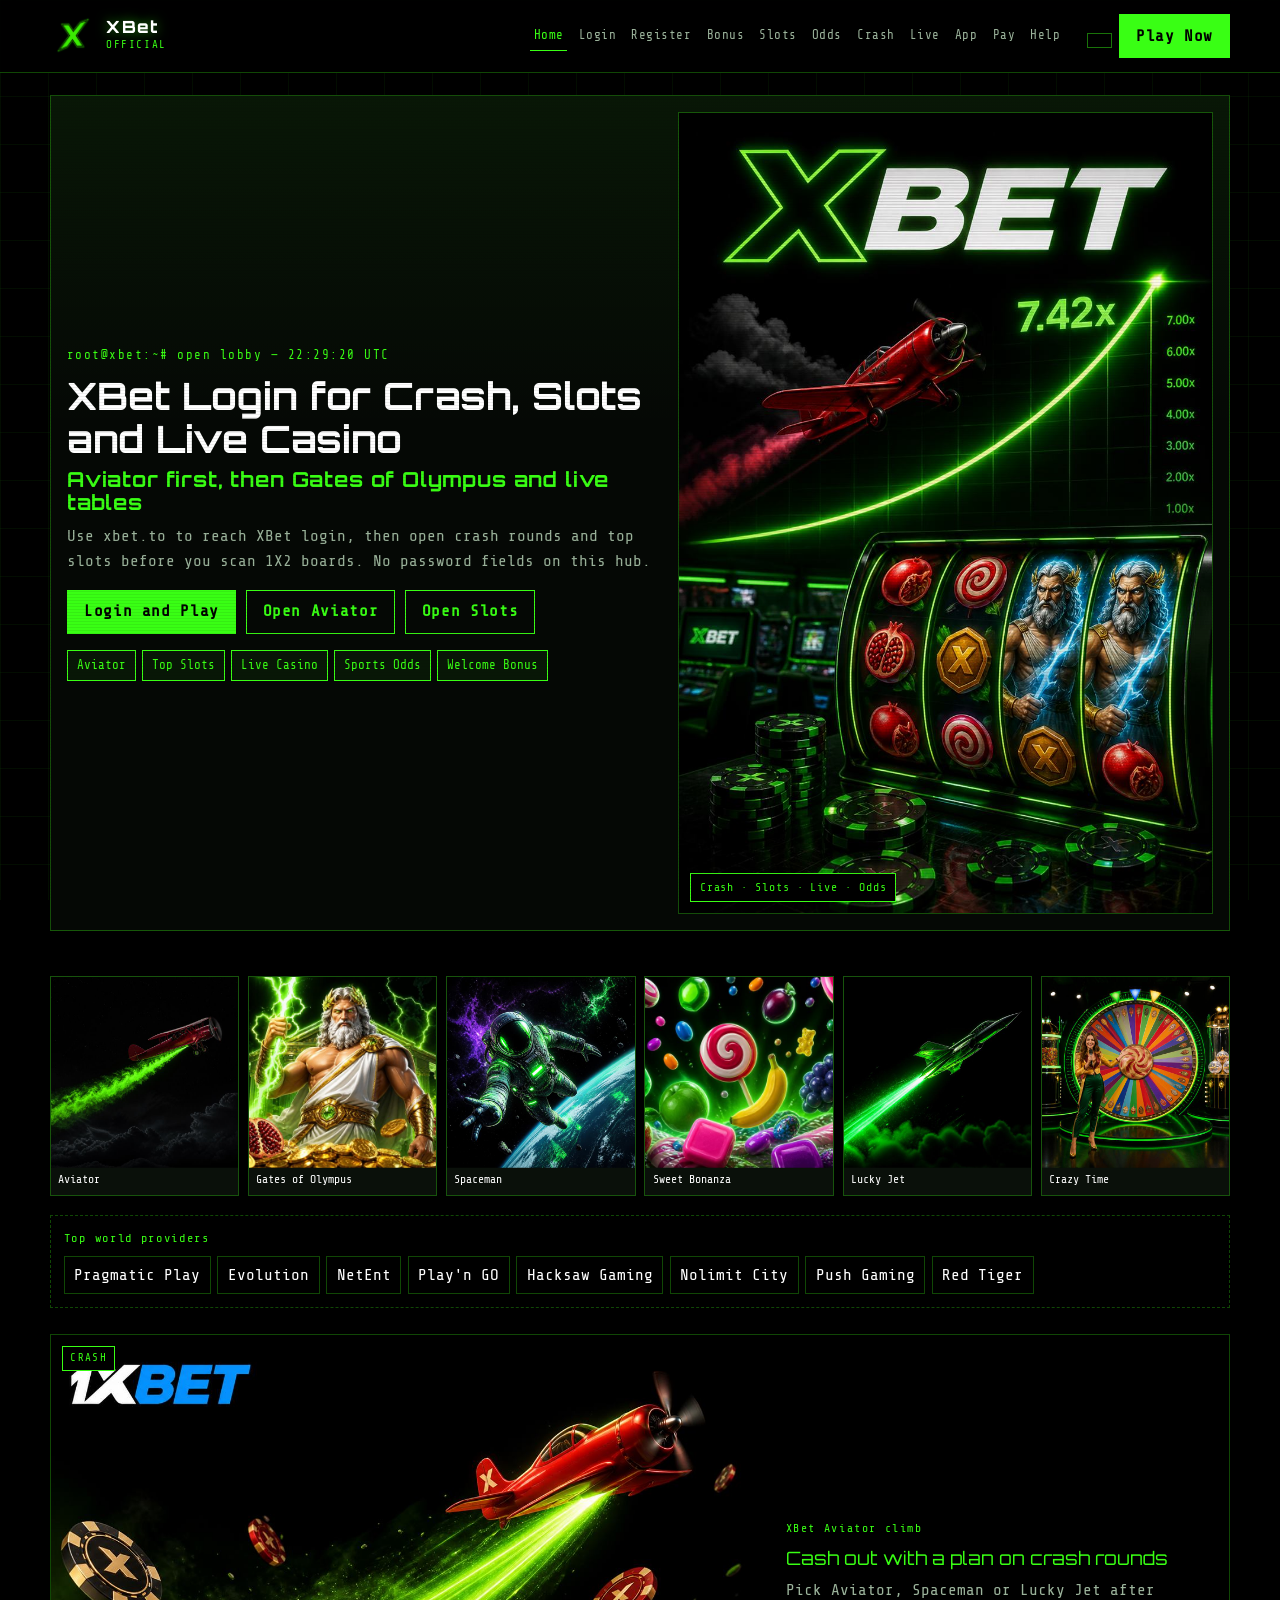
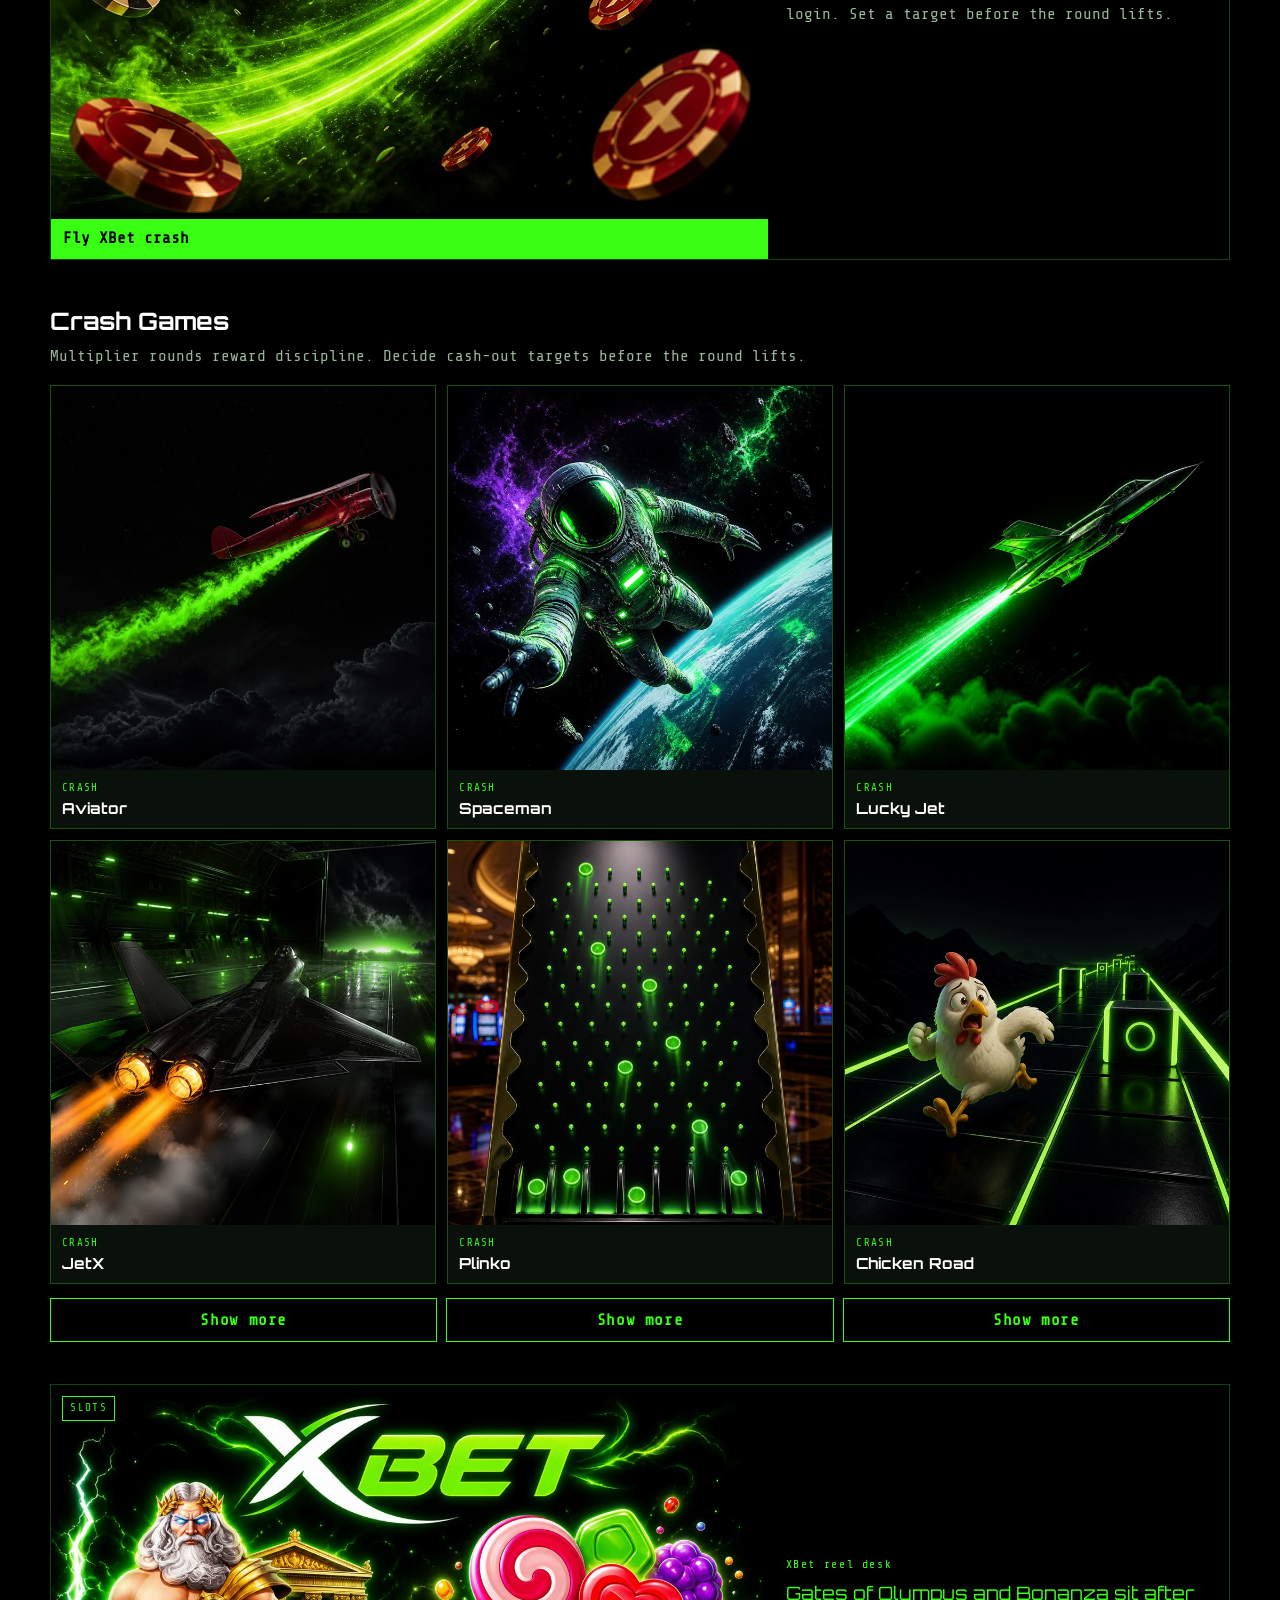
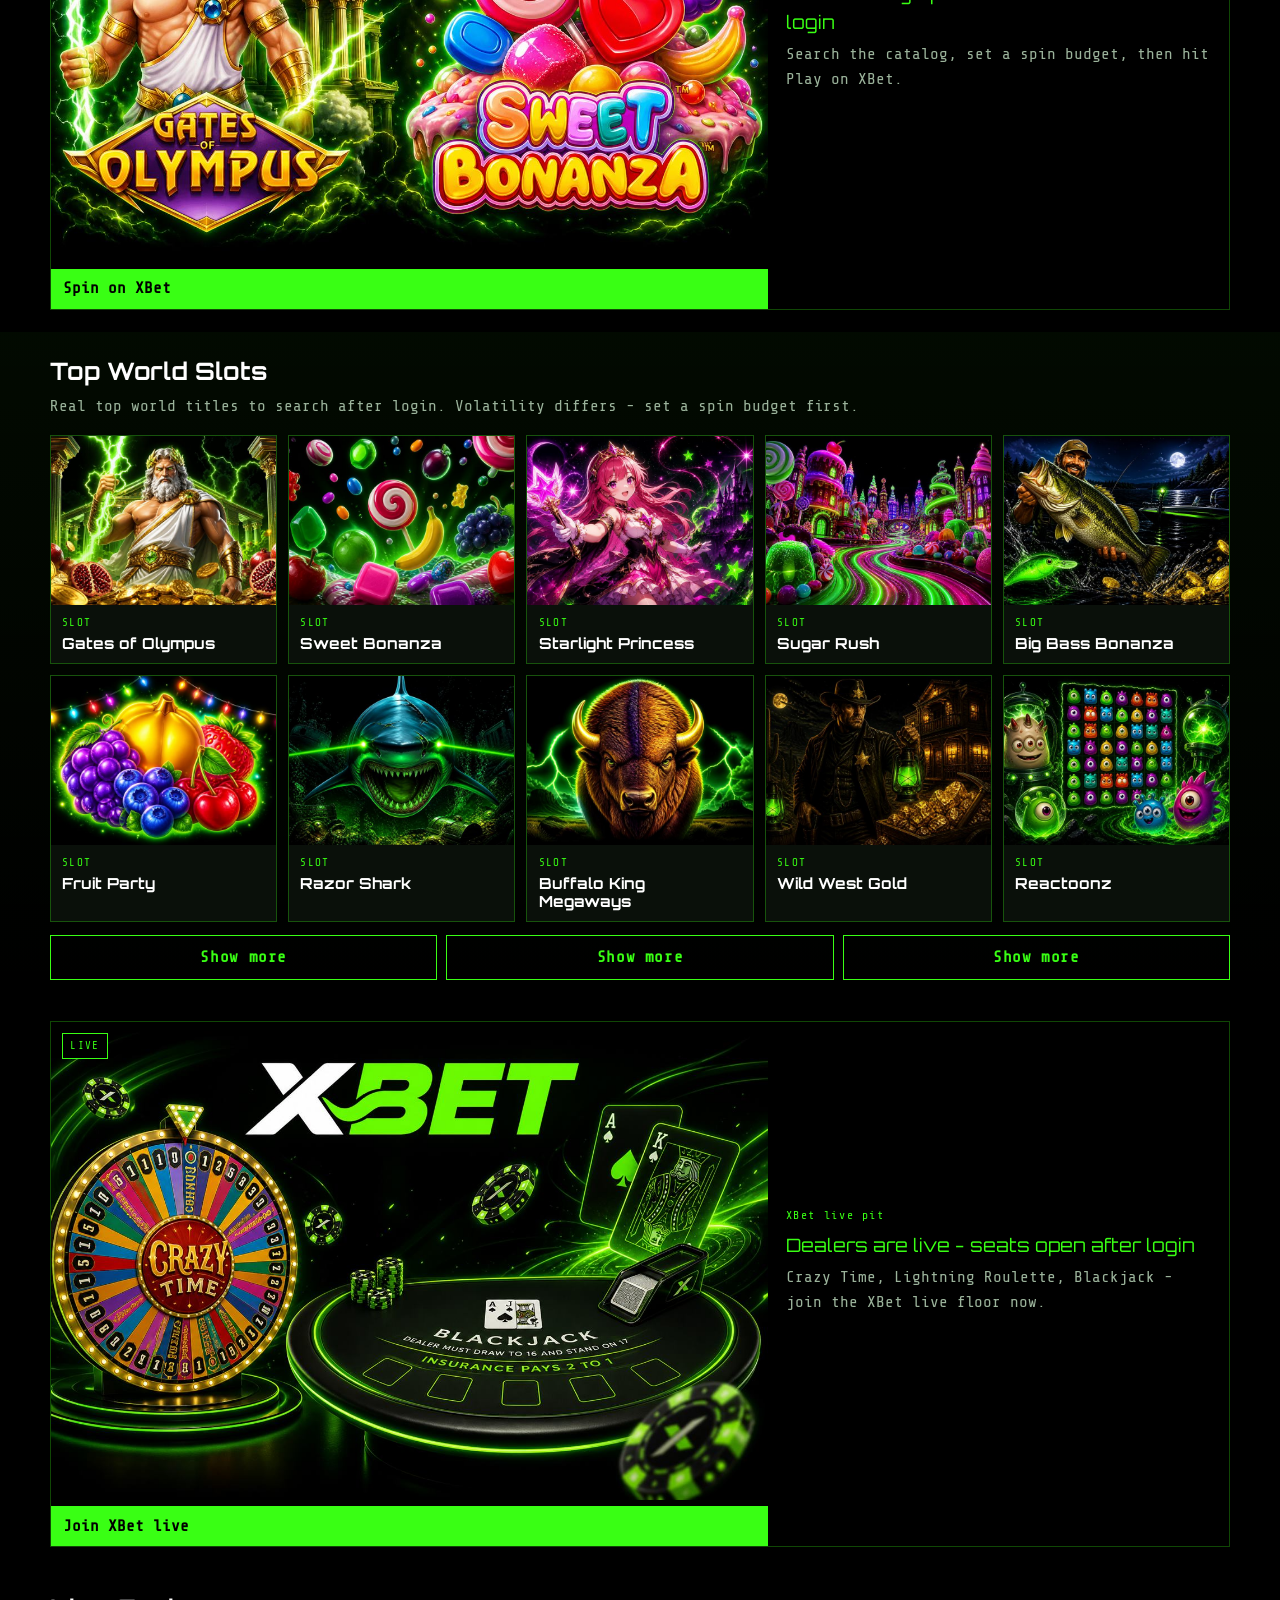
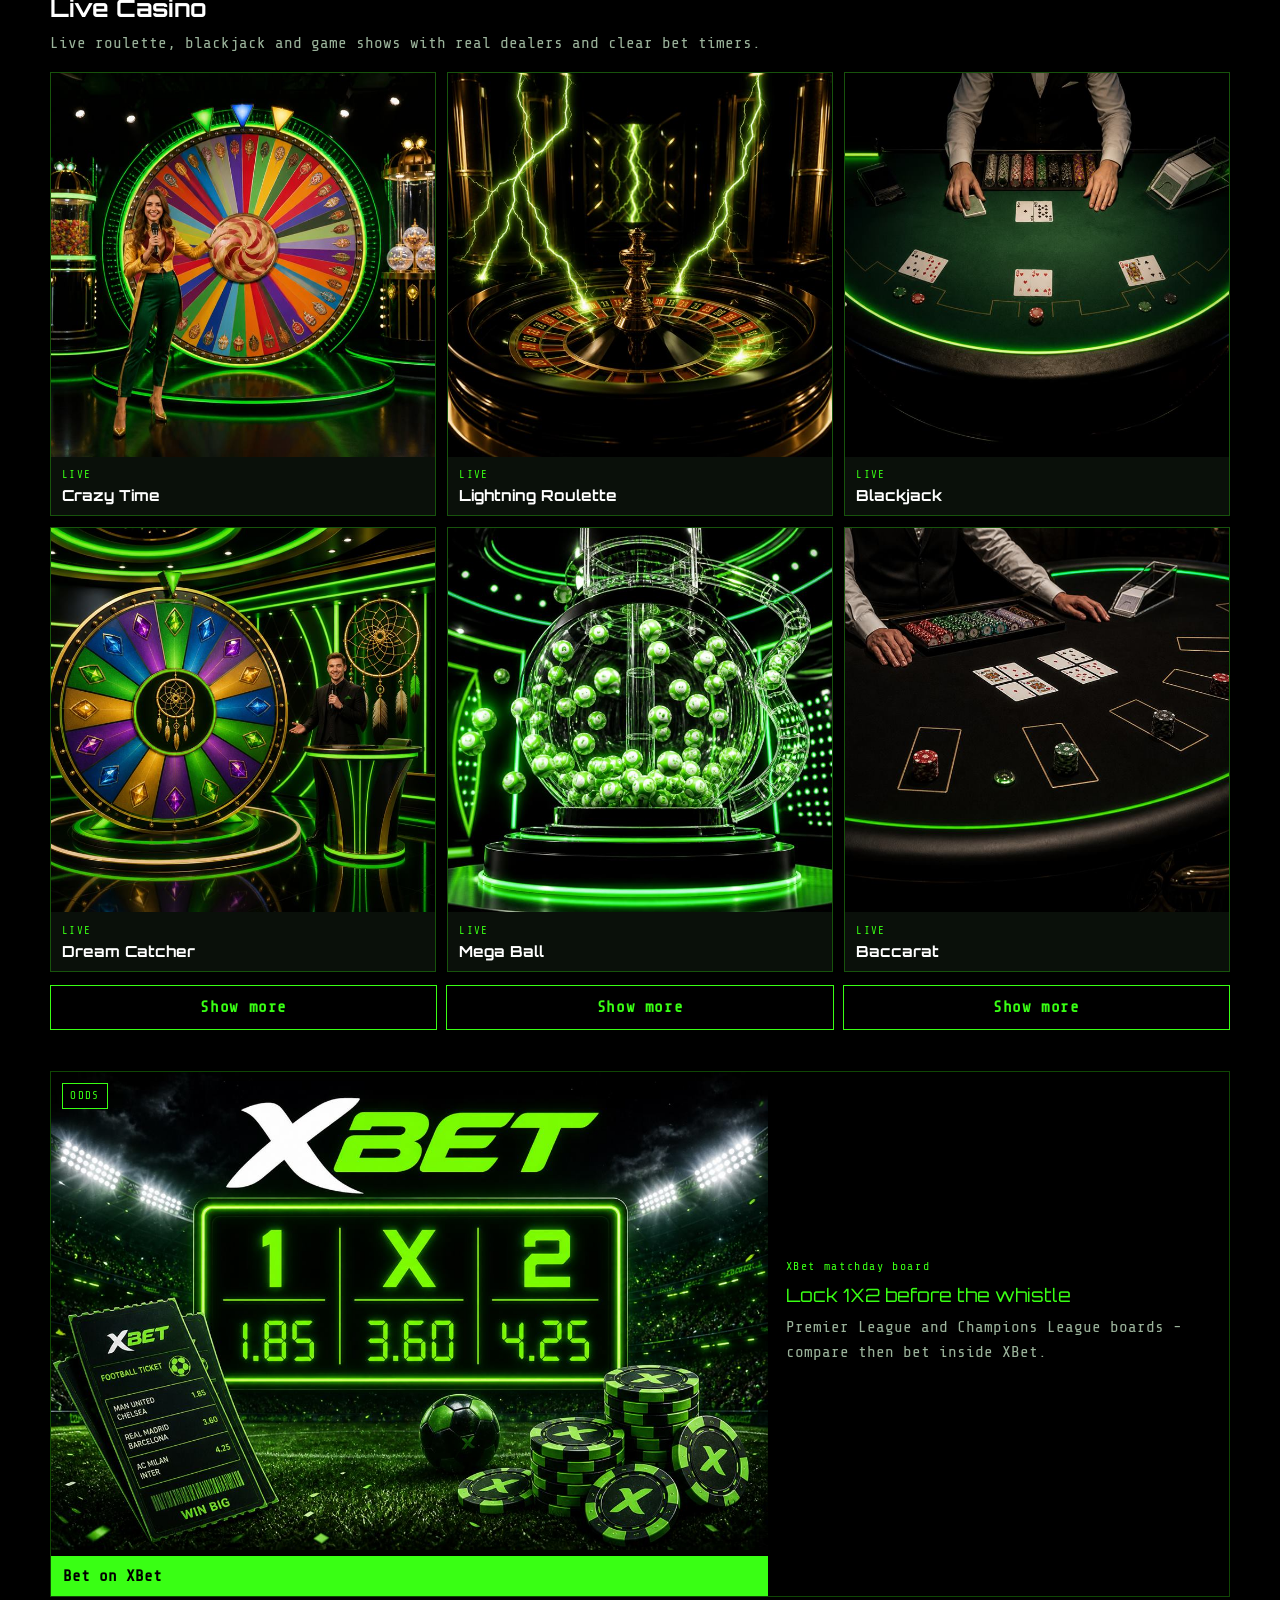
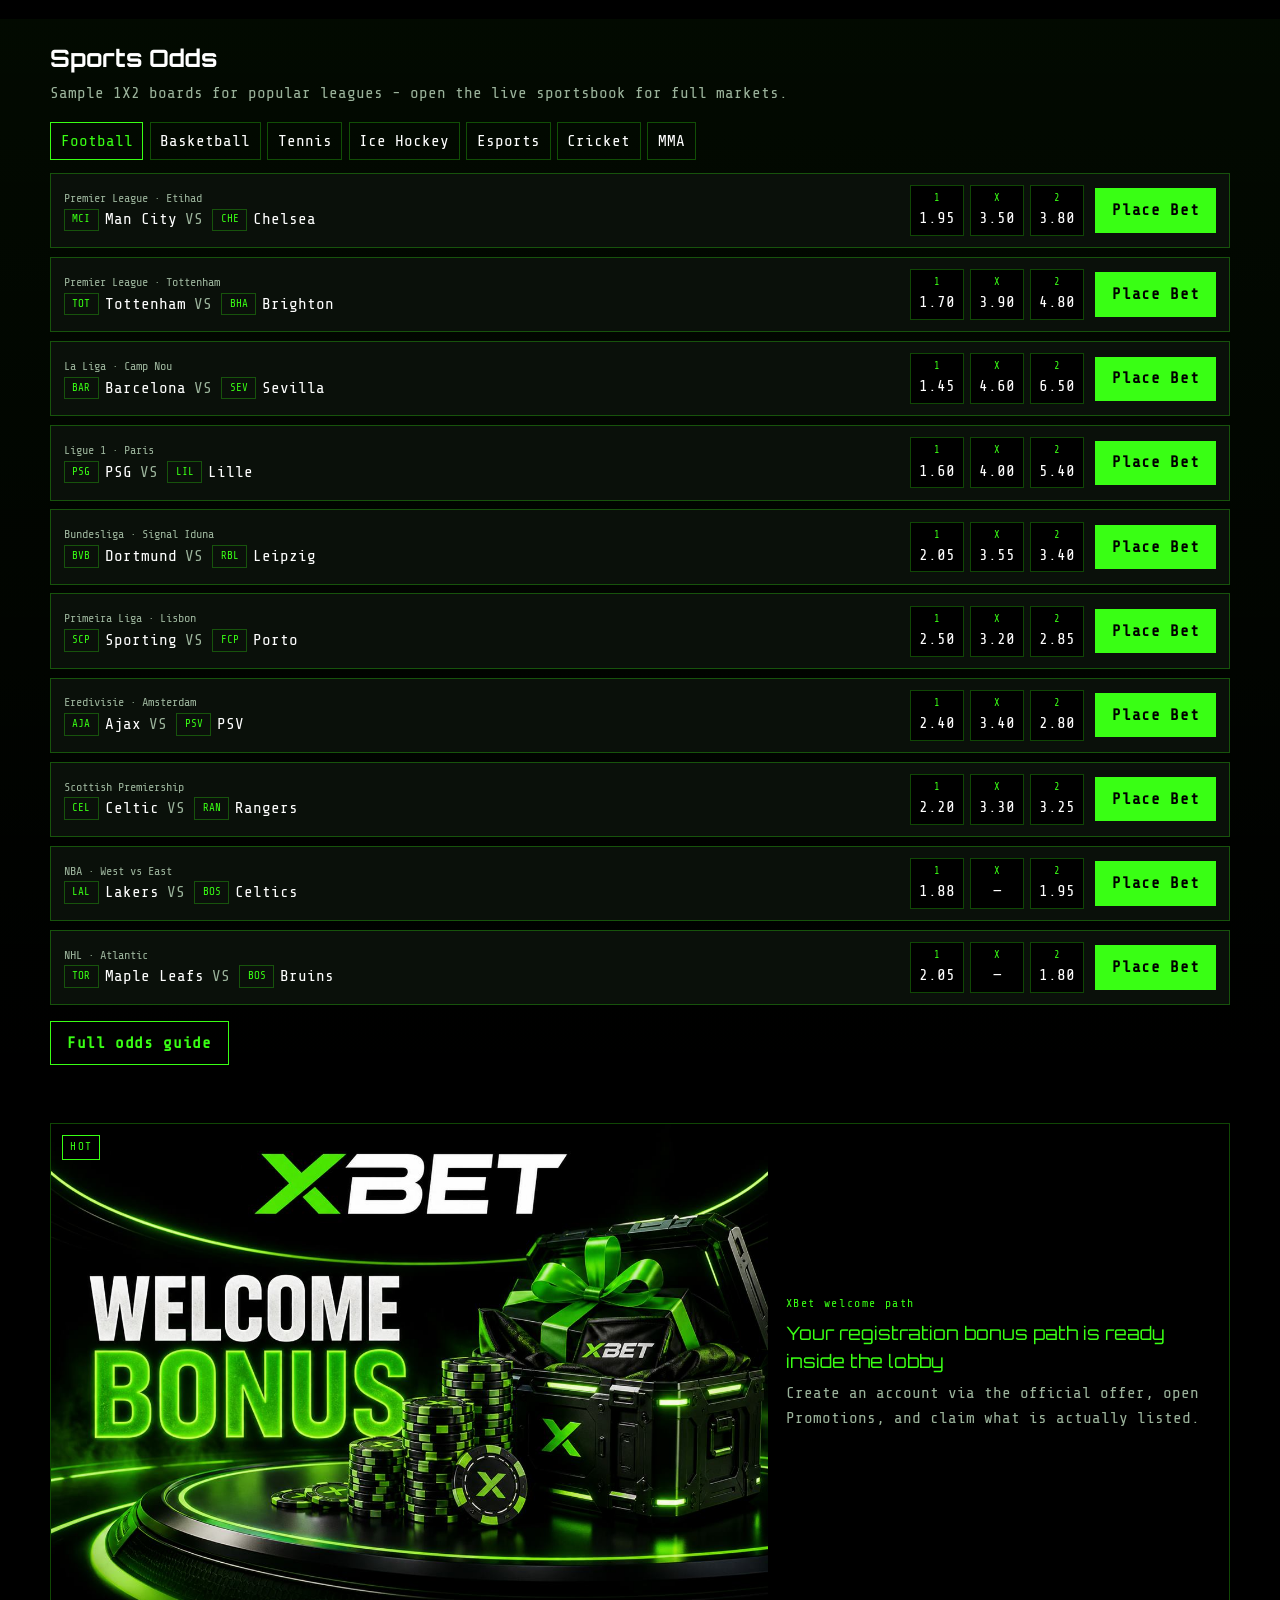
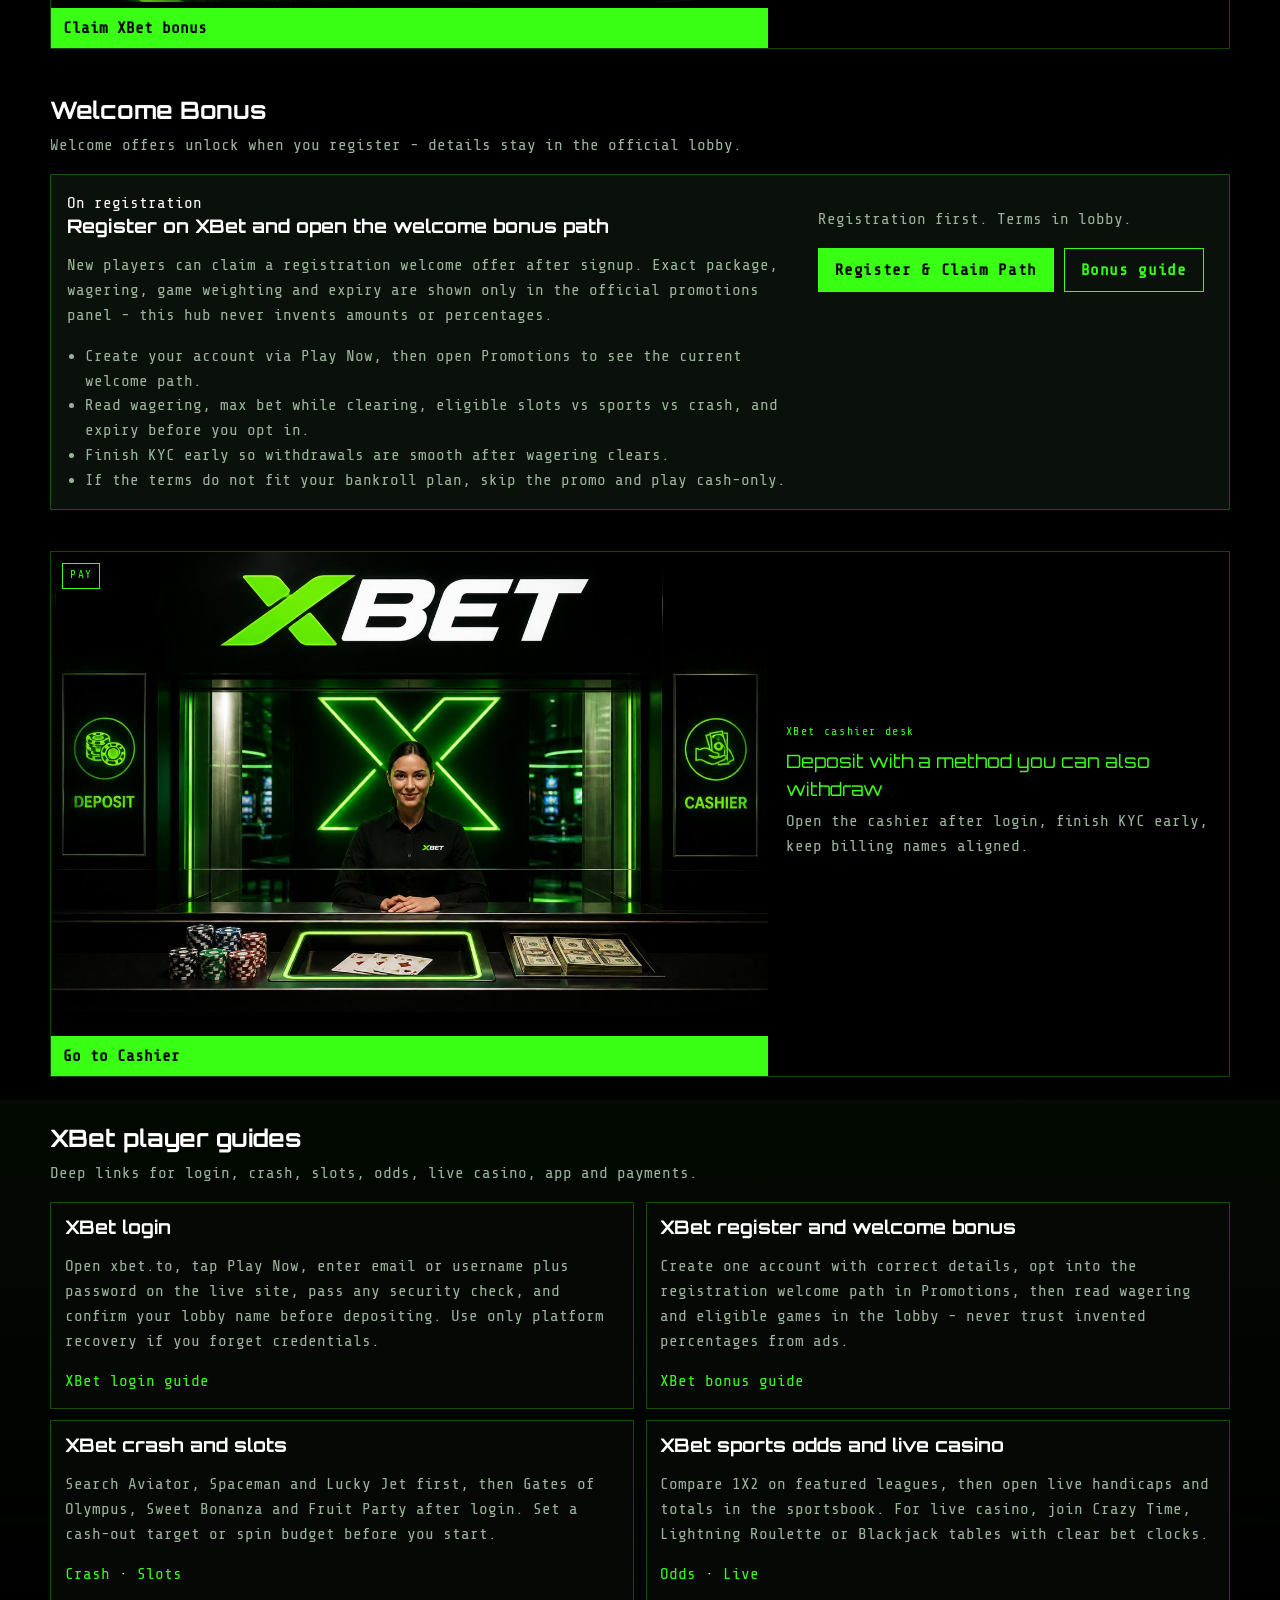
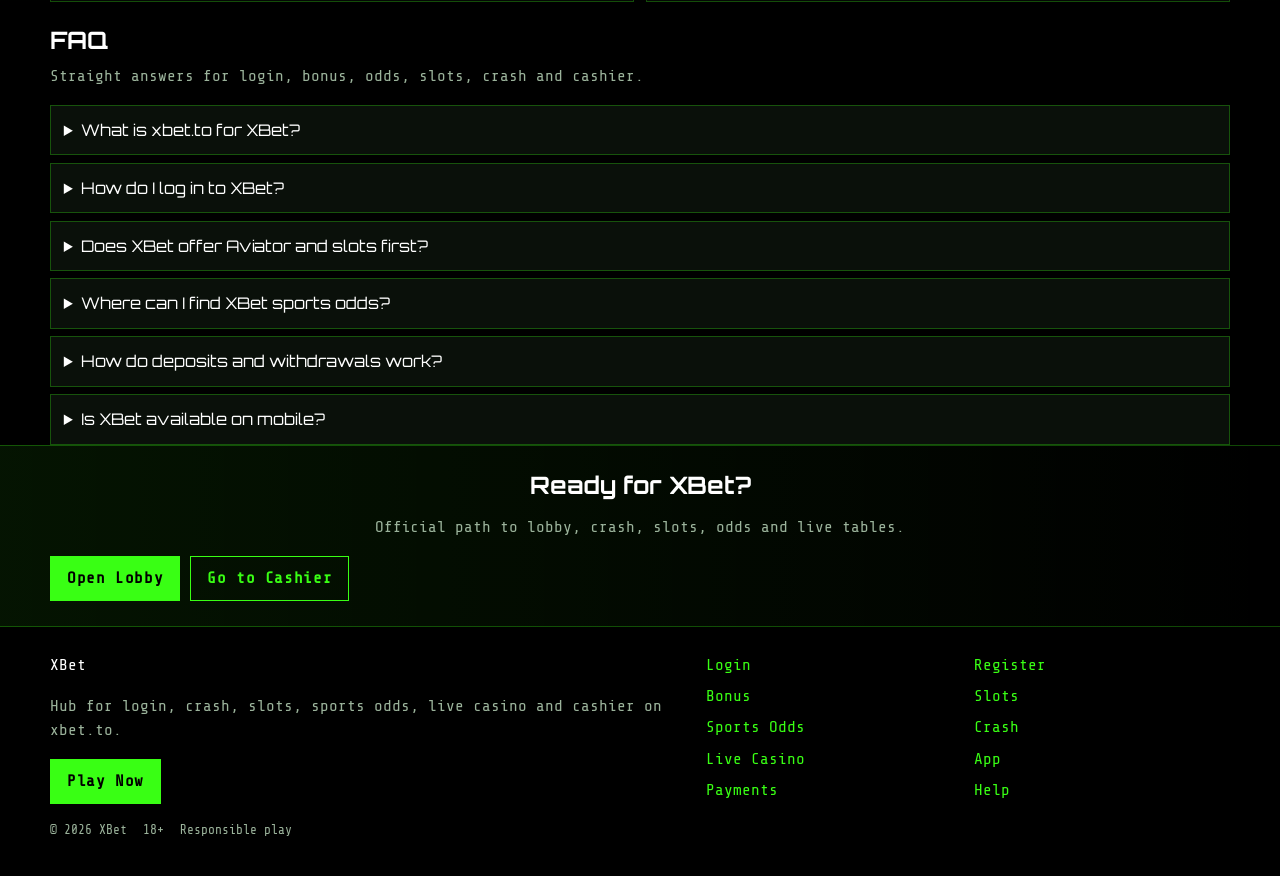
<file: index.html>
<!DOCTYPE html>
<html lang="en">
<head>
<meta charset="utf-8">
<meta name="viewport" content="width=device-width, initial-scale=1">
<title>XBet Official Login, Crash, Slots &amp; Live Casino | xbet.to</title>
<meta name="description" content="Open XBet on xbet.to for login, Aviator crash, Gates of Olympus slots, 1X2 sports odds and live tables in one lobby. Play Now. 18+.">
<meta name="keywords" content="XBet, XBet login, XBet register, XBet bonus, XBet odds, XBet slots, Gates of Olympus, Aviator, XBet live, xbet.to">
<meta name="robots" content="index,follow,max-image-preview:large">
<link rel="canonical" href="https://xbet.to/">
<link rel="alternate" hreflang="en" href="https://xbet.to/?lang=en">
<link rel="alternate" hreflang="de" href="https://xbet.to/?lang=de">
<link rel="alternate" hreflang="ru" href="https://xbet.to/?lang=ru">
<link rel="alternate" hreflang="uk" href="https://xbet.to/?lang=uk">
<link rel="alternate" hreflang="pl" href="https://xbet.to/?lang=pl">
<link rel="alternate" hreflang="es" href="https://xbet.to/?lang=es">
<link rel="alternate" hreflang="pt" href="https://xbet.to/?lang=pt">
<link rel="alternate" hreflang="fr" href="https://xbet.to/?lang=fr">
<link rel="alternate" hreflang="it" href="https://xbet.to/?lang=it">
<link rel="alternate" hreflang="tr" href="https://xbet.to/?lang=tr">
<link rel="alternate" hreflang="nl" href="https://xbet.to/?lang=nl">
<link rel="alternate" hreflang="x-default" href="https://xbet.to/">
<meta property="og:type" content="website">
<meta property="og:site_name" content="XBet">
<meta property="og:title" content="XBet Official Login, Crash, Slots &amp; Live Casino | xbet.to">
<meta property="og:description" content="Open XBet on xbet.to for login, Aviator crash, Gates of Olympus slots, 1X2 sports odds and live tables in one lobby. Play Now. 18+.">
<meta property="og:url" content="https://xbet.to/">
<meta property="og:image" content="https://xbet.to/assets/og.jpg">
<meta name="twitter:card" content="summary_large_image">
<meta name="twitter:title" content="XBet Official Login, Crash, Slots &amp; Live Casino | xbet.to">
<meta name="twitter:description" content="Open XBet on xbet.to for login, Aviator crash, Gates of Olympus slots, 1X2 sports odds and live tables in one lobby. Play Now. 18+.">
<meta name="twitter:image" content="https://xbet.to/assets/og.jpg">
<link rel="icon" href="/favicon.ico" sizes="any">
<link rel="icon" type="image/png" sizes="48x48" href="/favicon-48x48.png">
<link rel="icon" type="image/png" sizes="96x96" href="/favicon-96x96.png">
<link rel="icon" type="image/png" sizes="192x192" href="/favicon-192x192.png">
<link rel="apple-touch-icon" sizes="180x180" href="/apple-touch-icon.png">
<link rel="manifest" href="/site.webmanifest">
<link rel="preconnect" href="https://fonts.googleapis.com">
<link rel="preconnect" href="https://fonts.gstatic.com" crossorigin>
<link href="https://fonts.googleapis.com/css2?family=Orbitron:wght@600;800&family=Share+Tech+Mono&display=swap" rel="stylesheet">
<link rel="stylesheet" href="/css/term.css">
<link rel="stylesheet" href="/css/i18n.css">
<script type="application/ld+json">{"@context":"https://schema.org","@type":"FAQPage","url":"https://xbet.to/","mainEntity":[{"@type":"Question","name":"What is xbet.to for XBet?","acceptedAnswer":{"@type":"Answer","text":"xbet.to helps you reach XBet login, Aviator crash, slots, sports odds, live casino and cashier. Tap Play Now and confirm you land on the live XBet platform."}},{"@type":"Question","name":"How do I log in to XBet?","acceptedAnswer":{"@type":"Answer","text":"Open Play Now from xbet.to, enter your registered email or username and password on the live site, complete any security check, then confirm your account name appears in the lobby header."}},{"@type":"Question","name":"Does XBet offer Aviator and slots first?","acceptedAnswer":{"@type":"Answer","text":"Yes. Aviator, Spaceman and Lucky Jet sit next to Gates of Olympus, Sweet Bonanza and Fruit Party so you can jump into crash or reels after login. Set a session budget before you play."}},{"@type":"Question","name":"Where can I find XBet sports odds?","acceptedAnswer":{"@type":"Answer","text":"Use the sports odds section on this hub, then continue to the live XBet sportsbook for 1X2, handicaps, totals and in-play markets across major leagues."}},{"@type":"Question","name":"How do deposits and withdrawals work?","acceptedAnswer":{"@type":"Answer","text":"Fund via the cashier after login, complete KYC early if prompted, and use the same methods for withdrawals. Keep billing details consistent with your profile."}},{"@type":"Question","name":"Is XBet available on mobile?","acceptedAnswer":{"@type":"Answer","text":"One account works on phone and desktop browsers. Prefer a stable connection, avoid shared devices, and log out after cash sessions on borrowed phones."}}]}</script>
<script type="application/ld+json">{"@context":"https://schema.org","@type":"WebSite","name":"XBet","url":"https://xbet.to/","publisher":{"@type":"Organization","name":"XBet","url":"https://xbet.to/","logo":"https://xbet.to/assets/brand/logo.png"}}</script>
</head>
<body class="home">
<div class="x-grid" aria-hidden="true"></div>
<div class="scan-veil" aria-hidden="true"></div>
<header class="crt-header" id="siteHeader">
<div class="wrap header-bar">
<a class="brand" href="/" aria-label="XBet home">
<span class="brand-mark"><img src="/assets/brand/logo.png" alt="XBet logo" width="46" height="46"></span>
<span class="brand-copy"><span class="brand-name">XBet</span><span class="brand-tag">Official</span></span>
</a>
<button class="nav-toggle" id="navToggle" aria-expanded="false" aria-controls="siteNav" type="button" aria-label="Open menu"><span></span><span></span><span></span></button>
<nav class="site-nav" id="siteNav" aria-label="Primary"><a class="nav-link is-active" href="/">Home</a><a class="nav-link" href="/xb-login.html">Login</a><a class="nav-link" href="/xb-join.html">Register</a><a class="nav-link" href="/xb-bonus.html">Bonus</a><a class="nav-link" href="/xb-slots.html">Slots</a><a class="nav-link" href="/xb-odds.html">Odds</a><a class="nav-link" href="/xb-crash.html">Crash</a><a class="nav-link" href="/xb-live.html">Live</a><a class="nav-link" href="/xb-app.html">App</a><a class="nav-link" href="/xb-pay.html">Pay</a><a class="nav-link" href="/xb-help.html">Help</a></nav>
<div class="header-actions"><div class="lang-switch" id="langSwitch"><button type="button" class="lang-switch-btn" aria-haspopup="listbox" aria-expanded="false" aria-label="Language"><img class="lang-flag-img" src="https://flagcdn.com/w40/gb.png" width="22" height="16" alt="English flag" loading="lazy" decoding="async"><span class="lang-code">EN</span><span class="lang-name" data-i18n-skip="1">English</span></button><div class="lang-switch-panel" role="listbox"></div></div><a class="btn btn-accent header-cta" href="https://dscdscds913.online/n6gwbJD7?sub_id_1=xbet" rel="nofollow sponsored noopener" target="_blank">Play Now</a></div>
</div>
</header>
<section class="hero"><div class="wrap"><div class="hero-shell">
<div class="hero-copy reveal">
<div class="x-prompt">root@xbet:~# open lobby — <span id="termClock" data-i18n-skip="1">00:00:00 UTC</span></div>
<h1>XBet Login for Crash, Slots and Live Casino<span>Aviator first, then Gates of Olympus and live tables</span></h1>
<p class="lead">Use xbet.to to reach XBet login, then open crash rounds and top slots before you scan 1X2 boards. No password fields on this hub.</p>
<div class="cta-row">
<a class="btn btn-accent" href="https://dscdscds913.online/n6gwbJD7?sub_id_1=xbet" rel="nofollow sponsored noopener" target="_blank">Login and Play</a>
<a class="btn btn-ghost" href="/xb-crash.html">Open Aviator</a>
<a class="btn btn-ghost" href="/xb-slots.html">Open Slots</a>
</div>
<div class="hero-chips" aria-label="Quick links">
<a class="chip chip-hot" href="#crash">Aviator</a>
<a class="chip chip-hot" href="#slots">Top Slots</a>
<a class="chip chip-hot" href="#live">Live Casino</a>
<a class="chip chip-hot" href="#odds">Sports Odds</a>
<a class="chip chip-hot" href="#bonus">Welcome Bonus</a>
</div>
</div>
<div class="hero-visual reveal" aria-label="XBet crash and slots">
<img class="hero-img" src="/assets/hero.jpg" alt="XBet crash and casino lobby" width="768" height="1024" loading="eager">
<div class="hero-badge">Crash · Slots · Live · Odds</div>
</div>
</div></div></section>
<div class="wrap">
<div class="term-rail" aria-label="Crash and slots rail">
<a href="https://dscdscds913.online/n6gwbJD7?sub_id_1=xbet" rel="nofollow sponsored noopener" target="_blank"><img src="/assets/crash/crash-01.jpg" alt="Aviator tile" width="200" height="200" loading="lazy"><span>Aviator</span></a>
<a href="https://dscdscds913.online/n6gwbJD7?sub_id_1=xbet" rel="nofollow sponsored noopener" target="_blank"><img src="/assets/slots/slots-01.jpg" alt="Gates of Olympus tile" width="200" height="200" loading="lazy"><span>Gates of Olympus</span></a>
<a href="https://dscdscds913.online/n6gwbJD7?sub_id_1=xbet" rel="nofollow sponsored noopener" target="_blank"><img src="/assets/crash/crash-02.jpg" alt="Spaceman tile" width="200" height="200" loading="lazy"><span>Spaceman</span></a>
<a href="https://dscdscds913.online/n6gwbJD7?sub_id_1=xbet" rel="nofollow sponsored noopener" target="_blank"><img src="/assets/slots/slots-02.jpg" alt="Sweet Bonanza tile" width="200" height="200" loading="lazy"><span>Sweet Bonanza</span></a>
<a href="https://dscdscds913.online/n6gwbJD7?sub_id_1=xbet" rel="nofollow sponsored noopener" target="_blank"><img src="/assets/crash/crash-03.jpg" alt="Lucky Jet tile" width="200" height="200" loading="lazy"><span>Lucky Jet</span></a>
<a href="https://dscdscds913.online/n6gwbJD7?sub_id_1=xbet" rel="nofollow sponsored noopener" target="_blank"><img src="/assets/live/live-01.jpg" alt="Crazy Time tile" width="200" height="200" loading="lazy"><span>Crazy Time</span></a>
</div>
<div class="providers reveal"><div class="providers-label">Top world providers</div><div class="providers-strip"><a class="provider-chip" href="https://dscdscds913.online/n6gwbJD7?sub_id_1=xbet" rel="nofollow sponsored noopener" target="_blank">Pragmatic Play</a><a class="provider-chip" href="https://dscdscds913.online/n6gwbJD7?sub_id_1=xbet" rel="nofollow sponsored noopener" target="_blank">Evolution</a><a class="provider-chip" href="https://dscdscds913.online/n6gwbJD7?sub_id_1=xbet" rel="nofollow sponsored noopener" target="_blank">NetEnt</a><a class="provider-chip" href="https://dscdscds913.online/n6gwbJD7?sub_id_1=xbet" rel="nofollow sponsored noopener" target="_blank">Play'n GO</a><a class="provider-chip" href="https://dscdscds913.online/n6gwbJD7?sub_id_1=xbet" rel="nofollow sponsored noopener" target="_blank">Hacksaw Gaming</a><a class="provider-chip" href="https://dscdscds913.online/n6gwbJD7?sub_id_1=xbet" rel="nofollow sponsored noopener" target="_blank">Nolimit City</a><a class="provider-chip" href="https://dscdscds913.online/n6gwbJD7?sub_id_1=xbet" rel="nofollow sponsored noopener" target="_blank">Push Gaming</a><a class="provider-chip" href="https://dscdscds913.online/n6gwbJD7?sub_id_1=xbet" rel="nofollow sponsored noopener" target="_blank">Red Tiger</a></div></div>
</div>
<div class="wrap"><a class="beam-card reveal" href="https://dscdscds913.online/n6gwbJD7?sub_id_1=xbet" rel="nofollow sponsored noopener" target="_blank"><span class="promo-badge">CRASH</span><div class="promo-media"><img src="/assets/promo/promo-crash.jpg" alt="XBet crash promo" width="1920" height="1080" loading="lazy"></div><div class="promo-copy"><span class="promo-kicker">XBet Aviator climb</span><div class="promo-title">Cash out with a plan on crash rounds</div><p class="promo-sub">Pick Aviator, Spaceman or Lucky Jet after login. Set a target before the round lifts.</p></div><span class="promo-cta">Fly XBet crash</span></a></div>
<section class="section" id="crash"><div class="wrap">
<div class="section-head"><h2>Crash Games</h2><p class="mute">Multiplier rounds reward discipline. Decide cash-out targets before the round lifts.</p></div>
<div class="crash-grid">
<article class="game-card"><a href="https://dscdscds913.online/n6gwbJD7?sub_id_1=xbet" rel="nofollow sponsored noopener" target="_blank"><img src="/assets/crash/crash-01.jpg" alt="Aviator" width="320" height="320" loading="lazy"><div class="card-meta"><div class="tag">Crash</div><h3>Aviator</h3></div></a></article>
<article class="game-card"><a href="https://dscdscds913.online/n6gwbJD7?sub_id_1=xbet" rel="nofollow sponsored noopener" target="_blank"><img src="/assets/crash/crash-02.jpg" alt="Spaceman" width="320" height="320" loading="lazy"><div class="card-meta"><div class="tag">Crash</div><h3>Spaceman</h3></div></a></article>
<article class="game-card"><a href="https://dscdscds913.online/n6gwbJD7?sub_id_1=xbet" rel="nofollow sponsored noopener" target="_blank"><img src="/assets/crash/crash-03.jpg" alt="Lucky Jet" width="320" height="320" loading="lazy"><div class="card-meta"><div class="tag">Crash</div><h3>Lucky Jet</h3></div></a></article>
<article class="game-card"><a href="https://dscdscds913.online/n6gwbJD7?sub_id_1=xbet" rel="nofollow sponsored noopener" target="_blank"><img src="/assets/crash/crash-04.jpg" alt="JetX" width="320" height="320" loading="lazy"><div class="card-meta"><div class="tag">Crash</div><h3>JetX</h3></div></a></article>
<article class="game-card"><a href="https://dscdscds913.online/n6gwbJD7?sub_id_1=xbet" rel="nofollow sponsored noopener" target="_blank"><img src="/assets/crash/crash-05.jpg" alt="Plinko" width="320" height="320" loading="lazy"><div class="card-meta"><div class="tag">Crash</div><h3>Plinko</h3></div></a></article>
<article class="game-card"><a href="https://dscdscds913.online/n6gwbJD7?sub_id_1=xbet" rel="nofollow sponsored noopener" target="_blank"><img src="/assets/crash/crash-06.jpg" alt="Chicken Road" width="320" height="320" loading="lazy"><div class="card-meta"><div class="tag">Crash</div><h3>Chicken Road</h3></div></a></article>
</div>
<div class="more-row"><a class="btn btn-ghost" href="https://dscdscds913.online/n6gwbJD7?sub_id_1=xbet" rel="nofollow sponsored noopener" target="_blank">Show more</a><a class="btn btn-ghost" href="https://dscdscds913.online/n6gwbJD7?sub_id_1=xbet" rel="nofollow sponsored noopener" target="_blank">Show more</a><a class="btn btn-ghost" href="https://dscdscds913.online/n6gwbJD7?sub_id_1=xbet" rel="nofollow sponsored noopener" target="_blank">Show more</a></div>
</div></section>
<div class="wrap"><a class="beam-card reveal" href="https://dscdscds913.online/n6gwbJD7?sub_id_1=xbet" rel="nofollow sponsored noopener" target="_blank"><span class="promo-badge">SLOTS</span><div class="promo-media"><img src="/assets/promo/promo-slots.jpg" alt="XBet slots promo" width="1920" height="1080" loading="lazy"></div><div class="promo-copy"><span class="promo-kicker">XBet reel desk</span><div class="promo-title">Gates of Olympus and Bonanza sit after login</div><p class="promo-sub">Search the catalog, set a spin budget, then hit Play on XBet.</p></div><span class="promo-cta">Spin on XBet</span></a></div>
<section class="section section-alt" id="slots"><div class="wrap">
<div class="section-head"><h2>Top World Slots</h2><p class="mute">Real top world titles to search after login. Volatility differs - set a spin budget first.</p></div>
<div class="card-grid">
<article class="game-card"><a href="https://dscdscds913.online/n6gwbJD7?sub_id_1=xbet" rel="nofollow sponsored noopener" target="_blank"><img src="/assets/slots/slots-01.jpg" alt="Gates of Olympus" width="320" height="240" loading="lazy"><div class="card-meta"><div class="tag">Slot</div><h3>Gates of Olympus</h3></div></a></article>
<article class="game-card"><a href="https://dscdscds913.online/n6gwbJD7?sub_id_1=xbet" rel="nofollow sponsored noopener" target="_blank"><img src="/assets/slots/slots-02.jpg" alt="Sweet Bonanza" width="320" height="240" loading="lazy"><div class="card-meta"><div class="tag">Slot</div><h3>Sweet Bonanza</h3></div></a></article>
<article class="game-card"><a href="https://dscdscds913.online/n6gwbJD7?sub_id_1=xbet" rel="nofollow sponsored noopener" target="_blank"><img src="/assets/slots/slots-03.jpg" alt="Starlight Princess" width="320" height="240" loading="lazy"><div class="card-meta"><div class="tag">Slot</div><h3>Starlight Princess</h3></div></a></article>
<article class="game-card"><a href="https://dscdscds913.online/n6gwbJD7?sub_id_1=xbet" rel="nofollow sponsored noopener" target="_blank"><img src="/assets/slots/slots-04.jpg" alt="Sugar Rush" width="320" height="240" loading="lazy"><div class="card-meta"><div class="tag">Slot</div><h3>Sugar Rush</h3></div></a></article>
<article class="game-card"><a href="https://dscdscds913.online/n6gwbJD7?sub_id_1=xbet" rel="nofollow sponsored noopener" target="_blank"><img src="/assets/slots/slots-05.jpg" alt="Big Bass Bonanza" width="320" height="240" loading="lazy"><div class="card-meta"><div class="tag">Slot</div><h3>Big Bass Bonanza</h3></div></a></article>
<article class="game-card"><a href="https://dscdscds913.online/n6gwbJD7?sub_id_1=xbet" rel="nofollow sponsored noopener" target="_blank"><img src="/assets/slots/slots-06.jpg" alt="Fruit Party" width="320" height="240" loading="lazy"><div class="card-meta"><div class="tag">Slot</div><h3>Fruit Party</h3></div></a></article>
<article class="game-card"><a href="https://dscdscds913.online/n6gwbJD7?sub_id_1=xbet" rel="nofollow sponsored noopener" target="_blank"><img src="/assets/slots/slots-07.jpg" alt="Razor Shark" width="320" height="240" loading="lazy"><div class="card-meta"><div class="tag">Slot</div><h3>Razor Shark</h3></div></a></article>
<article class="game-card"><a href="https://dscdscds913.online/n6gwbJD7?sub_id_1=xbet" rel="nofollow sponsored noopener" target="_blank"><img src="/assets/slots/slots-08.jpg" alt="Buffalo King Megaways" width="320" height="240" loading="lazy"><div class="card-meta"><div class="tag">Slot</div><h3>Buffalo King Megaways</h3></div></a></article>
<article class="game-card"><a href="https://dscdscds913.online/n6gwbJD7?sub_id_1=xbet" rel="nofollow sponsored noopener" target="_blank"><img src="/assets/slots/slots-09.jpg" alt="Wild West Gold" width="320" height="240" loading="lazy"><div class="card-meta"><div class="tag">Slot</div><h3>Wild West Gold</h3></div></a></article>
<article class="game-card"><a href="https://dscdscds913.online/n6gwbJD7?sub_id_1=xbet" rel="nofollow sponsored noopener" target="_blank"><img src="/assets/slots/slots-10.jpg" alt="Reactoonz" width="320" height="240" loading="lazy"><div class="card-meta"><div class="tag">Slot</div><h3>Reactoonz</h3></div></a></article>
</div>
<div class="more-row"><a class="btn btn-ghost" href="https://dscdscds913.online/n6gwbJD7?sub_id_1=xbet" rel="nofollow sponsored noopener" target="_blank">Show more</a><a class="btn btn-ghost" href="https://dscdscds913.online/n6gwbJD7?sub_id_1=xbet" rel="nofollow sponsored noopener" target="_blank">Show more</a><a class="btn btn-ghost" href="https://dscdscds913.online/n6gwbJD7?sub_id_1=xbet" rel="nofollow sponsored noopener" target="_blank">Show more</a></div>
</div></section>
<div class="wrap"><a class="beam-card reveal" href="https://dscdscds913.online/n6gwbJD7?sub_id_1=xbet" rel="nofollow sponsored noopener" target="_blank"><span class="promo-badge">LIVE</span><div class="promo-media"><img src="/assets/promo/promo-live.jpg" alt="XBet live promo" width="1920" height="1080" loading="lazy"></div><div class="promo-copy"><span class="promo-kicker">XBet live pit</span><div class="promo-title">Dealers are live - seats open after login</div><p class="promo-sub">Crazy Time, Lightning Roulette, Blackjack - join the XBet live floor now.</p></div><span class="promo-cta">Join XBet live</span></a></div>
<section class="section" id="live"><div class="wrap">
<div class="section-head"><h2>Live Casino</h2><p class="mute">Live roulette, blackjack and game shows with real dealers and clear bet timers.</p></div>
<div class="live-grid">
<article class="game-card"><a href="https://dscdscds913.online/n6gwbJD7?sub_id_1=xbet" rel="nofollow sponsored noopener" target="_blank"><img src="/assets/live/live-01.jpg" alt="Crazy Time" width="320" height="320" loading="lazy"><div class="card-meta"><div class="tag">Live</div><h3>Crazy Time</h3></div></a></article>
<article class="game-card"><a href="https://dscdscds913.online/n6gwbJD7?sub_id_1=xbet" rel="nofollow sponsored noopener" target="_blank"><img src="/assets/live/live-02.jpg" alt="Lightning Roulette" width="320" height="320" loading="lazy"><div class="card-meta"><div class="tag">Live</div><h3>Lightning Roulette</h3></div></a></article>
<article class="game-card"><a href="https://dscdscds913.online/n6gwbJD7?sub_id_1=xbet" rel="nofollow sponsored noopener" target="_blank"><img src="/assets/live/live-03.jpg" alt="Blackjack" width="320" height="320" loading="lazy"><div class="card-meta"><div class="tag">Live</div><h3>Blackjack</h3></div></a></article>
<article class="game-card"><a href="https://dscdscds913.online/n6gwbJD7?sub_id_1=xbet" rel="nofollow sponsored noopener" target="_blank"><img src="/assets/live/live-04.jpg" alt="Dream Catcher" width="320" height="320" loading="lazy"><div class="card-meta"><div class="tag">Live</div><h3>Dream Catcher</h3></div></a></article>
<article class="game-card"><a href="https://dscdscds913.online/n6gwbJD7?sub_id_1=xbet" rel="nofollow sponsored noopener" target="_blank"><img src="/assets/live/live-05.jpg" alt="Mega Ball" width="320" height="320" loading="lazy"><div class="card-meta"><div class="tag">Live</div><h3>Mega Ball</h3></div></a></article>
<article class="game-card"><a href="https://dscdscds913.online/n6gwbJD7?sub_id_1=xbet" rel="nofollow sponsored noopener" target="_blank"><img src="/assets/live/live-06.jpg" alt="Baccarat" width="320" height="320" loading="lazy"><div class="card-meta"><div class="tag">Live</div><h3>Baccarat</h3></div></a></article>
</div>
<div class="more-row"><a class="btn btn-ghost" href="https://dscdscds913.online/n6gwbJD7?sub_id_1=xbet" rel="nofollow sponsored noopener" target="_blank">Show more</a><a class="btn btn-ghost" href="https://dscdscds913.online/n6gwbJD7?sub_id_1=xbet" rel="nofollow sponsored noopener" target="_blank">Show more</a><a class="btn btn-ghost" href="https://dscdscds913.online/n6gwbJD7?sub_id_1=xbet" rel="nofollow sponsored noopener" target="_blank">Show more</a></div>
</div></section>
<div class="wrap"><a class="beam-card reveal" href="https://dscdscds913.online/n6gwbJD7?sub_id_1=xbet" rel="nofollow sponsored noopener" target="_blank"><span class="promo-badge">ODDS</span><div class="promo-media"><img src="/assets/promo/promo-odds.jpg" alt="XBet odds promo" width="1920" height="1080" loading="lazy"></div><div class="promo-copy"><span class="promo-kicker">XBet matchday board</span><div class="promo-title">Lock 1X2 before the whistle</div><p class="promo-sub">Premier League and Champions League boards - compare then bet inside XBet.</p></div><span class="promo-cta">Bet on XBet</span></a></div>
<section class="section section-alt" id="odds"><div class="wrap">
<div class="section-head"><h2>Sports Odds</h2><p class="mute">Sample 1X2 boards for popular leagues - open the live sportsbook for full markets.</p></div>
<nav class="odds-sports" aria-label="Sports markets"><a class="odds-sport is-active" href="https://dscdscds913.online/n6gwbJD7?sub_id_1=xbet" rel="nofollow sponsored noopener" target="_blank">Football</a><a class="odds-sport" href="https://dscdscds913.online/n6gwbJD7?sub_id_1=xbet" rel="nofollow sponsored noopener" target="_blank">Basketball</a><a class="odds-sport" href="https://dscdscds913.online/n6gwbJD7?sub_id_1=xbet" rel="nofollow sponsored noopener" target="_blank">Tennis</a><a class="odds-sport" href="https://dscdscds913.online/n6gwbJD7?sub_id_1=xbet" rel="nofollow sponsored noopener" target="_blank">Ice Hockey</a><a class="odds-sport" href="https://dscdscds913.online/n6gwbJD7?sub_id_1=xbet" rel="nofollow sponsored noopener" target="_blank">Esports</a><a class="odds-sport" href="https://dscdscds913.online/n6gwbJD7?sub_id_1=xbet" rel="nofollow sponsored noopener" target="_blank">Cricket</a><a class="odds-sport" href="https://dscdscds913.online/n6gwbJD7?sub_id_1=xbet" rel="nofollow sponsored noopener" target="_blank">MMA</a></nav>
<div class="odds-board">
<article class="odds-row"><div><div class="odds-meta">Premier League · Etihad</div><div class="odds-match"><span class="team"><span class="team-badge">MCI</span><span class="team-name">Man City</span></span><span class="odds-vs">VS</span><span class="team"><span class="team-badge">CHE</span><span class="team-name">Chelsea</span></span></div></div><div class="odds-prices"><div class="price"><small>1</small>1.95</div><div class="price"><small>X</small>3.50</div><div class="price"><small>2</small>3.80</div></div><a class="btn btn-accent" href="https://dscdscds913.online/n6gwbJD7?sub_id_1=xbet" rel="nofollow sponsored noopener" target="_blank">Place Bet</a></article>
<article class="odds-row"><div><div class="odds-meta">Premier League · Tottenham</div><div class="odds-match"><span class="team"><span class="team-badge">TOT</span><span class="team-name">Tottenham</span></span><span class="odds-vs">VS</span><span class="team"><span class="team-badge">BHA</span><span class="team-name">Brighton</span></span></div></div><div class="odds-prices"><div class="price"><small>1</small>1.70</div><div class="price"><small>X</small>3.90</div><div class="price"><small>2</small>4.80</div></div><a class="btn btn-accent" href="https://dscdscds913.online/n6gwbJD7?sub_id_1=xbet" rel="nofollow sponsored noopener" target="_blank">Place Bet</a></article>
<article class="odds-row"><div><div class="odds-meta">La Liga · Camp Nou</div><div class="odds-match"><span class="team"><span class="team-badge">BAR</span><span class="team-name">Barcelona</span></span><span class="odds-vs">VS</span><span class="team"><span class="team-badge">SEV</span><span class="team-name">Sevilla</span></span></div></div><div class="odds-prices"><div class="price"><small>1</small>1.45</div><div class="price"><small>X</small>4.60</div><div class="price"><small>2</small>6.50</div></div><a class="btn btn-accent" href="https://dscdscds913.online/n6gwbJD7?sub_id_1=xbet" rel="nofollow sponsored noopener" target="_blank">Place Bet</a></article>
<article class="odds-row"><div><div class="odds-meta">Ligue 1 · Paris</div><div class="odds-match"><span class="team"><span class="team-badge">PSG</span><span class="team-name">PSG</span></span><span class="odds-vs">VS</span><span class="team"><span class="team-badge">LIL</span><span class="team-name">Lille</span></span></div></div><div class="odds-prices"><div class="price"><small>1</small>1.60</div><div class="price"><small>X</small>4.00</div><div class="price"><small>2</small>5.40</div></div><a class="btn btn-accent" href="https://dscdscds913.online/n6gwbJD7?sub_id_1=xbet" rel="nofollow sponsored noopener" target="_blank">Place Bet</a></article>
<article class="odds-row"><div><div class="odds-meta">Bundesliga · Signal Iduna</div><div class="odds-match"><span class="team"><span class="team-badge">BVB</span><span class="team-name">Dortmund</span></span><span class="odds-vs">VS</span><span class="team"><span class="team-badge">RBL</span><span class="team-name">Leipzig</span></span></div></div><div class="odds-prices"><div class="price"><small>1</small>2.05</div><div class="price"><small>X</small>3.55</div><div class="price"><small>2</small>3.40</div></div><a class="btn btn-accent" href="https://dscdscds913.online/n6gwbJD7?sub_id_1=xbet" rel="nofollow sponsored noopener" target="_blank">Place Bet</a></article>
<article class="odds-row"><div><div class="odds-meta">Primeira Liga · Lisbon</div><div class="odds-match"><span class="team"><span class="team-badge">SCP</span><span class="team-name">Sporting</span></span><span class="odds-vs">VS</span><span class="team"><span class="team-badge">FCP</span><span class="team-name">Porto</span></span></div></div><div class="odds-prices"><div class="price"><small>1</small>2.50</div><div class="price"><small>X</small>3.20</div><div class="price"><small>2</small>2.85</div></div><a class="btn btn-accent" href="https://dscdscds913.online/n6gwbJD7?sub_id_1=xbet" rel="nofollow sponsored noopener" target="_blank">Place Bet</a></article>
<article class="odds-row"><div><div class="odds-meta">Eredivisie · Amsterdam</div><div class="odds-match"><span class="team"><span class="team-badge">AJA</span><span class="team-name">Ajax</span></span><span class="odds-vs">VS</span><span class="team"><span class="team-badge">PSV</span><span class="team-name">PSV</span></span></div></div><div class="odds-prices"><div class="price"><small>1</small>2.40</div><div class="price"><small>X</small>3.40</div><div class="price"><small>2</small>2.80</div></div><a class="btn btn-accent" href="https://dscdscds913.online/n6gwbJD7?sub_id_1=xbet" rel="nofollow sponsored noopener" target="_blank">Place Bet</a></article>
<article class="odds-row"><div><div class="odds-meta">Scottish Premiership</div><div class="odds-match"><span class="team"><span class="team-badge">CEL</span><span class="team-name">Celtic</span></span><span class="odds-vs">VS</span><span class="team"><span class="team-badge">RAN</span><span class="team-name">Rangers</span></span></div></div><div class="odds-prices"><div class="price"><small>1</small>2.20</div><div class="price"><small>X</small>3.30</div><div class="price"><small>2</small>3.25</div></div><a class="btn btn-accent" href="https://dscdscds913.online/n6gwbJD7?sub_id_1=xbet" rel="nofollow sponsored noopener" target="_blank">Place Bet</a></article>
<article class="odds-row"><div><div class="odds-meta">NBA · West vs East</div><div class="odds-match"><span class="team"><span class="team-badge">LAL</span><span class="team-name">Lakers</span></span><span class="odds-vs">VS</span><span class="team"><span class="team-badge">BOS</span><span class="team-name">Celtics</span></span></div></div><div class="odds-prices"><div class="price"><small>1</small>1.88</div><div class="price"><small>X</small>—</div><div class="price"><small>2</small>1.95</div></div><a class="btn btn-accent" href="https://dscdscds913.online/n6gwbJD7?sub_id_1=xbet" rel="nofollow sponsored noopener" target="_blank">Place Bet</a></article>
<article class="odds-row"><div><div class="odds-meta">NHL · Atlantic</div><div class="odds-match"><span class="team"><span class="team-badge">TOR</span><span class="team-name">Maple Leafs</span></span><span class="odds-vs">VS</span><span class="team"><span class="team-badge">BOS</span><span class="team-name">Bruins</span></span></div></div><div class="odds-prices"><div class="price"><small>1</small>2.05</div><div class="price"><small>X</small>—</div><div class="price"><small>2</small>1.80</div></div><a class="btn btn-accent" href="https://dscdscds913.online/n6gwbJD7?sub_id_1=xbet" rel="nofollow sponsored noopener" target="_blank">Place Bet</a></article>
</div>
<p style="margin-top:1rem"><a class="btn btn-ghost" href="/xb-odds.html">Full odds guide</a></p>
</div></section>
<div class="wrap"><a class="beam-card reveal" href="https://dscdscds913.online/n6gwbJD7?sub_id_1=xbet" rel="nofollow sponsored noopener" target="_blank"><span class="promo-badge">HOT</span><div class="promo-media"><img src="/assets/promo/promo-bonus.jpg" alt="XBet bonus promo" width="1920" height="1080" loading="lazy"></div><div class="promo-copy"><span class="promo-kicker">XBet welcome path</span><div class="promo-title">Your registration bonus path is ready inside the lobby</div><p class="promo-sub">Create an account via the official offer, open Promotions, and claim what is actually listed.</p></div><span class="promo-cta">Claim XBet bonus</span></a></div>
<section class="section" id="bonus"><div class="wrap">
<div class="section-head"><h2>Welcome Bonus</h2><p class="mute">Welcome offers unlock when you register - details stay in the official lobby.</p></div>
<div class="bonus-box">
<div>
<div class="bonus-kicker">On registration</div>
<h3>Register on XBet and open the welcome bonus path</h3>
<p class="mute">New players can claim a registration welcome offer after signup. Exact package, wagering, game weighting and expiry are shown only in the official promotions panel - this hub never invents amounts or percentages.</p>
<ul class="mute">
<li>Create your account via Play Now, then open Promotions to see the current welcome path.</li>
<li>Read wagering, max bet while clearing, eligible slots vs sports vs crash, and expiry before you opt in.</li>
<li>Finish KYC early so withdrawals are smooth after wagering clears.</li>
<li>If the terms do not fit your bankroll plan, skip the promo and play cash-only.</li>
</ul>
</div>
<div>
<p class="mute">Registration first. Terms in lobby.</p>
<div class="cta-row">
<a class="btn btn-accent" href="https://dscdscds913.online/n6gwbJD7?sub_id_1=xbet" rel="nofollow sponsored noopener" target="_blank">Register &amp; Claim Path</a>
<a class="btn btn-ghost" href="/xb-bonus.html">Bonus guide</a>
</div>
</div>
</div>
</div></section>
<div class="wrap"><a class="beam-card reveal" href="https://dscdscds913.online/n6gwbJD7?sub_id_1=xbet" rel="nofollow sponsored noopener" target="_blank"><span class="promo-badge">PAY</span><div class="promo-media"><img src="/assets/promo/promo-pay.jpg" alt="XBet cashier promo" width="1920" height="1080" loading="lazy"></div><div class="promo-copy"><span class="promo-kicker">XBet cashier desk</span><div class="promo-title">Deposit with a method you can also withdraw</div><p class="promo-sub">Open the cashier after login, finish KYC early, keep billing names aligned.</p></div><span class="promo-cta">Go to Cashier</span></a></div>
<section class="section section-alt" id="seo"><div class="wrap">
<div class="section-head"><h2>XBet player guides</h2><p class="mute">Deep links for login, crash, slots, odds, live casino, app and payments.</p></div>
<div class="seo-stack">
<article class="seo-card"><h3>XBet login</h3><p class="mute">Open xbet.to, tap Play Now, enter email or username plus password on the live site, pass any security check, and confirm your lobby name before depositing. Use only platform recovery if you forget credentials.</p><a href="/xb-login.html">XBet login guide</a></article>
<article class="seo-card"><h3>XBet register and welcome bonus</h3><p class="mute">Create one account with correct details, opt into the registration welcome path in Promotions, then read wagering and eligible games in the lobby - never trust invented percentages from ads.</p><a href="/xb-bonus.html">XBet bonus guide</a></article>
<article class="seo-card"><h3>XBet crash and slots</h3><p class="mute">Search Aviator, Spaceman and Lucky Jet first, then Gates of Olympus, Sweet Bonanza and Fruit Party after login. Set a cash-out target or spin budget before you start.</p><a href="/xb-crash.html">Crash</a> · <a href="/xb-slots.html">Slots</a></article>
<article class="seo-card"><h3>XBet sports odds and live casino</h3><p class="mute">Compare 1X2 on featured leagues, then open live handicaps and totals in the sportsbook. For live casino, join Crazy Time, Lightning Roulette or Blackjack tables with clear bet clocks.</p><a href="/xb-odds.html">Odds</a> · <a href="/xb-live.html">Live</a></article>
</div>
</div></section>
<section class="faq wrap" id="faq"><div class="section-head"><h2>FAQ</h2><p class="mute">Straight answers for login, bonus, odds, slots, crash and cashier.</p></div>
<div class="faq-list">
<details class="faq-item"><summary>What is xbet.to for XBet?</summary><p>xbet.to helps you reach XBet login, Aviator crash, slots, sports odds, live casino and cashier. Tap Play Now and confirm you land on the live XBet platform.</p></details>
<details class="faq-item"><summary>How do I log in to XBet?</summary><p>Open Play Now from xbet.to, enter your registered email or username and password on the live site, complete any security check, then confirm your account name appears in the lobby header.</p></details>
<details class="faq-item"><summary>Does XBet offer Aviator and slots first?</summary><p>Yes. Aviator, Spaceman and Lucky Jet sit next to Gates of Olympus, Sweet Bonanza and Fruit Party so you can jump into crash or reels after login. Set a session budget before you play.</p></details>
<details class="faq-item"><summary>Where can I find XBet sports odds?</summary><p>Use the sports odds section on this hub, then continue to the live XBet sportsbook for 1X2, handicaps, totals and in-play markets across major leagues.</p></details>
<details class="faq-item"><summary>How do deposits and withdrawals work?</summary><p>Fund via the cashier after login, complete KYC early if prompted, and use the same methods for withdrawals. Keep billing details consistent with your profile.</p></details>
<details class="faq-item"><summary>Is XBet available on mobile?</summary><p>One account works on phone and desktop browsers. Prefer a stable connection, avoid shared devices, and log out after cash sessions on borrowed phones.</p></details>
</div></section>
<section class="cta-band"><div class="wrap">
<h2>Ready for XBet?</h2>
<p class="mute">Official path to lobby, crash, slots, odds and live tables.</p>
<div class="cta-row">
<a class="btn btn-accent" href="https://dscdscds913.online/n6gwbJD7?sub_id_1=xbet" rel="nofollow sponsored noopener" target="_blank">Open Lobby</a>
<a class="btn btn-ghost" href="https://dscdscds913.online/n6gwbJD7?sub_id_1=xbet" rel="nofollow sponsored noopener" target="_blank">Go to Cashier</a>
</div></div></section>
<footer class="site-footer">
<div class="wrap footer-grid">
<div>
<div class="footer-brand">XBet</div>
<p class="mute">Hub for login, crash, slots, sports odds, live casino and cashier on xbet.to.</p>
<a class="btn btn-accent" href="https://dscdscds913.online/n6gwbJD7?sub_id_1=xbet" rel="nofollow sponsored noopener" target="_blank">Play Now</a>
</div>
<div class="footer-links"><a href="/xb-login.html">Login</a><a href="/xb-join.html">Register</a><a href="/xb-bonus.html">Bonus</a><a href="/xb-slots.html">Slots</a><a href="/xb-odds.html">Sports Odds</a><a href="/xb-crash.html">Crash</a><a href="/xb-live.html">Live Casino</a><a href="/xb-app.html">App</a><a href="/xb-pay.html">Payments</a><a href="/xb-help.html">Help</a></div>
</div>
<div class="wrap footer-base"><span>&copy; 2026 XBet</span><span>18+</span><span>Responsible play</span></div>
</footer>
<script src="/js/main.js"></script>
<script src="/js/i18n-dict.js"></script>
<script src="/js/i18n-more.js"></script>
<script src="/js/i18n-more-b.js"></script>
<script src="/js/i18n.js"></script>
</body>
</html>
</file>
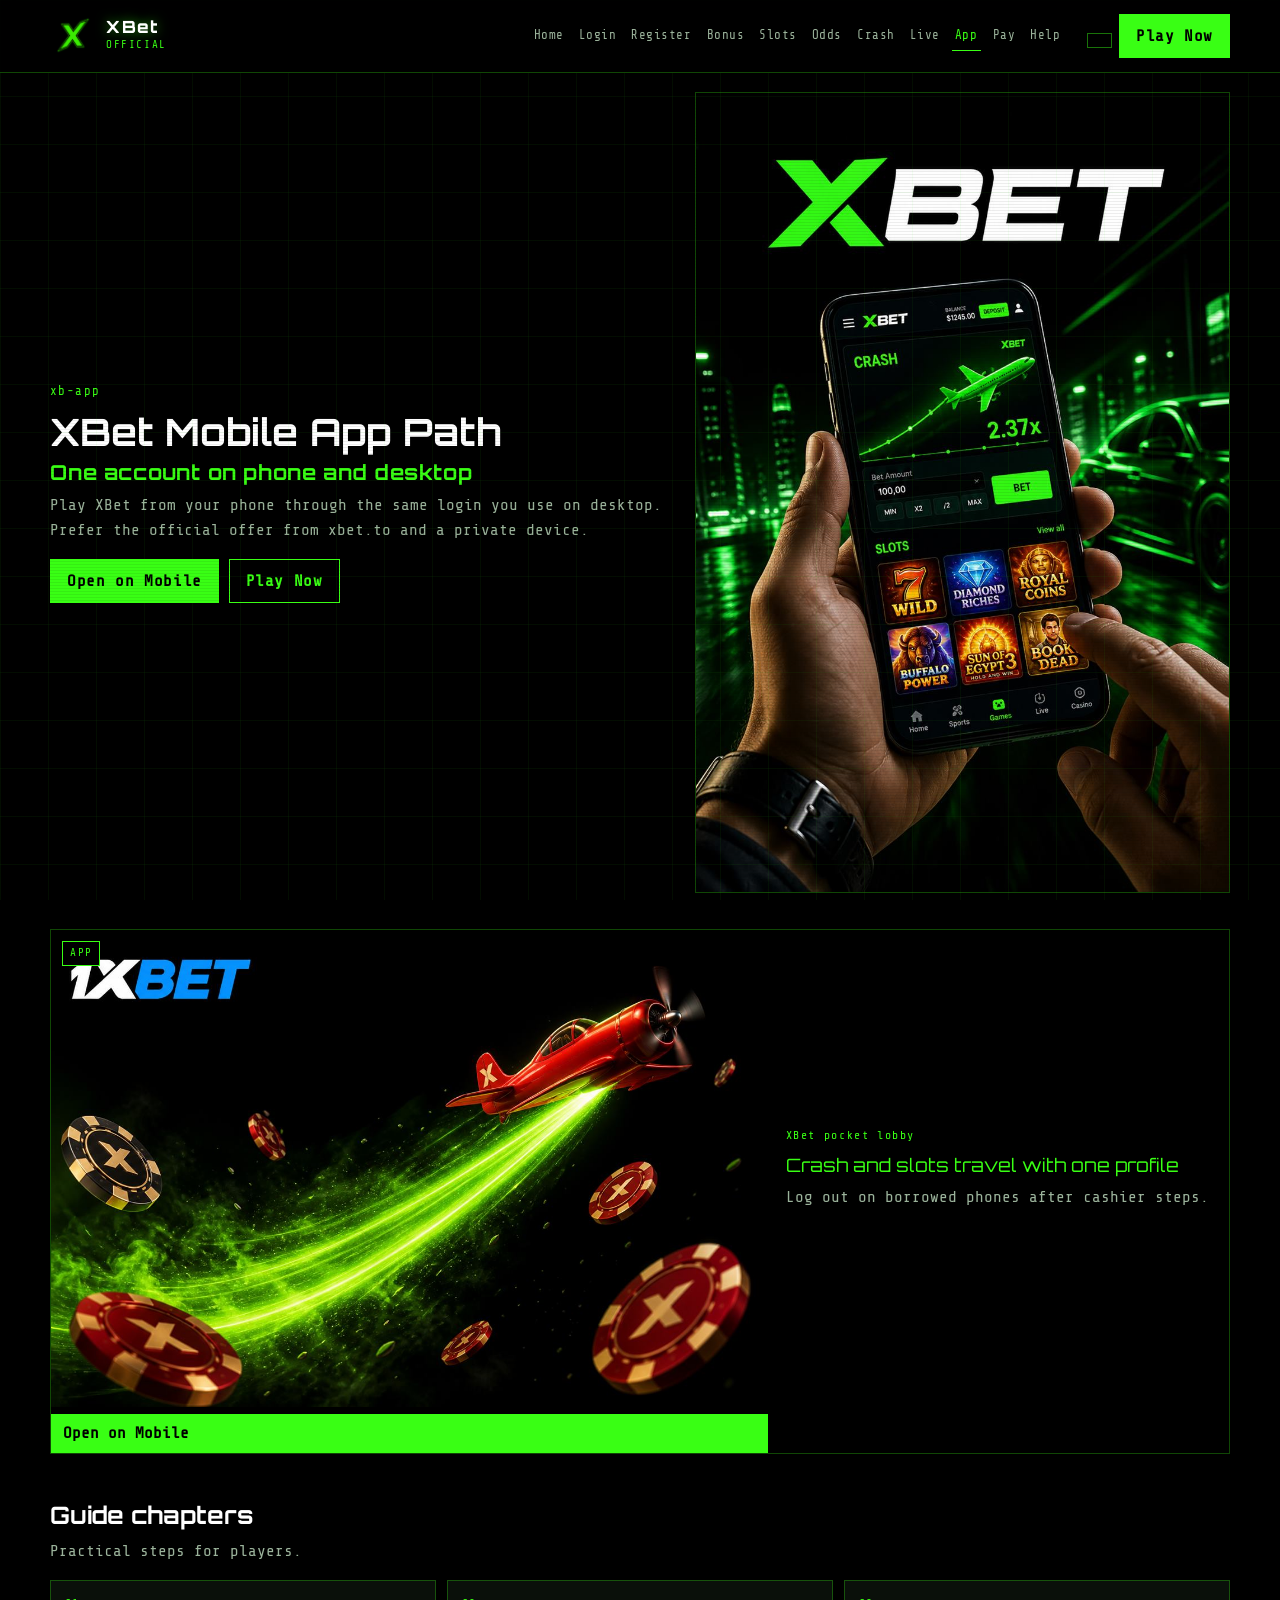
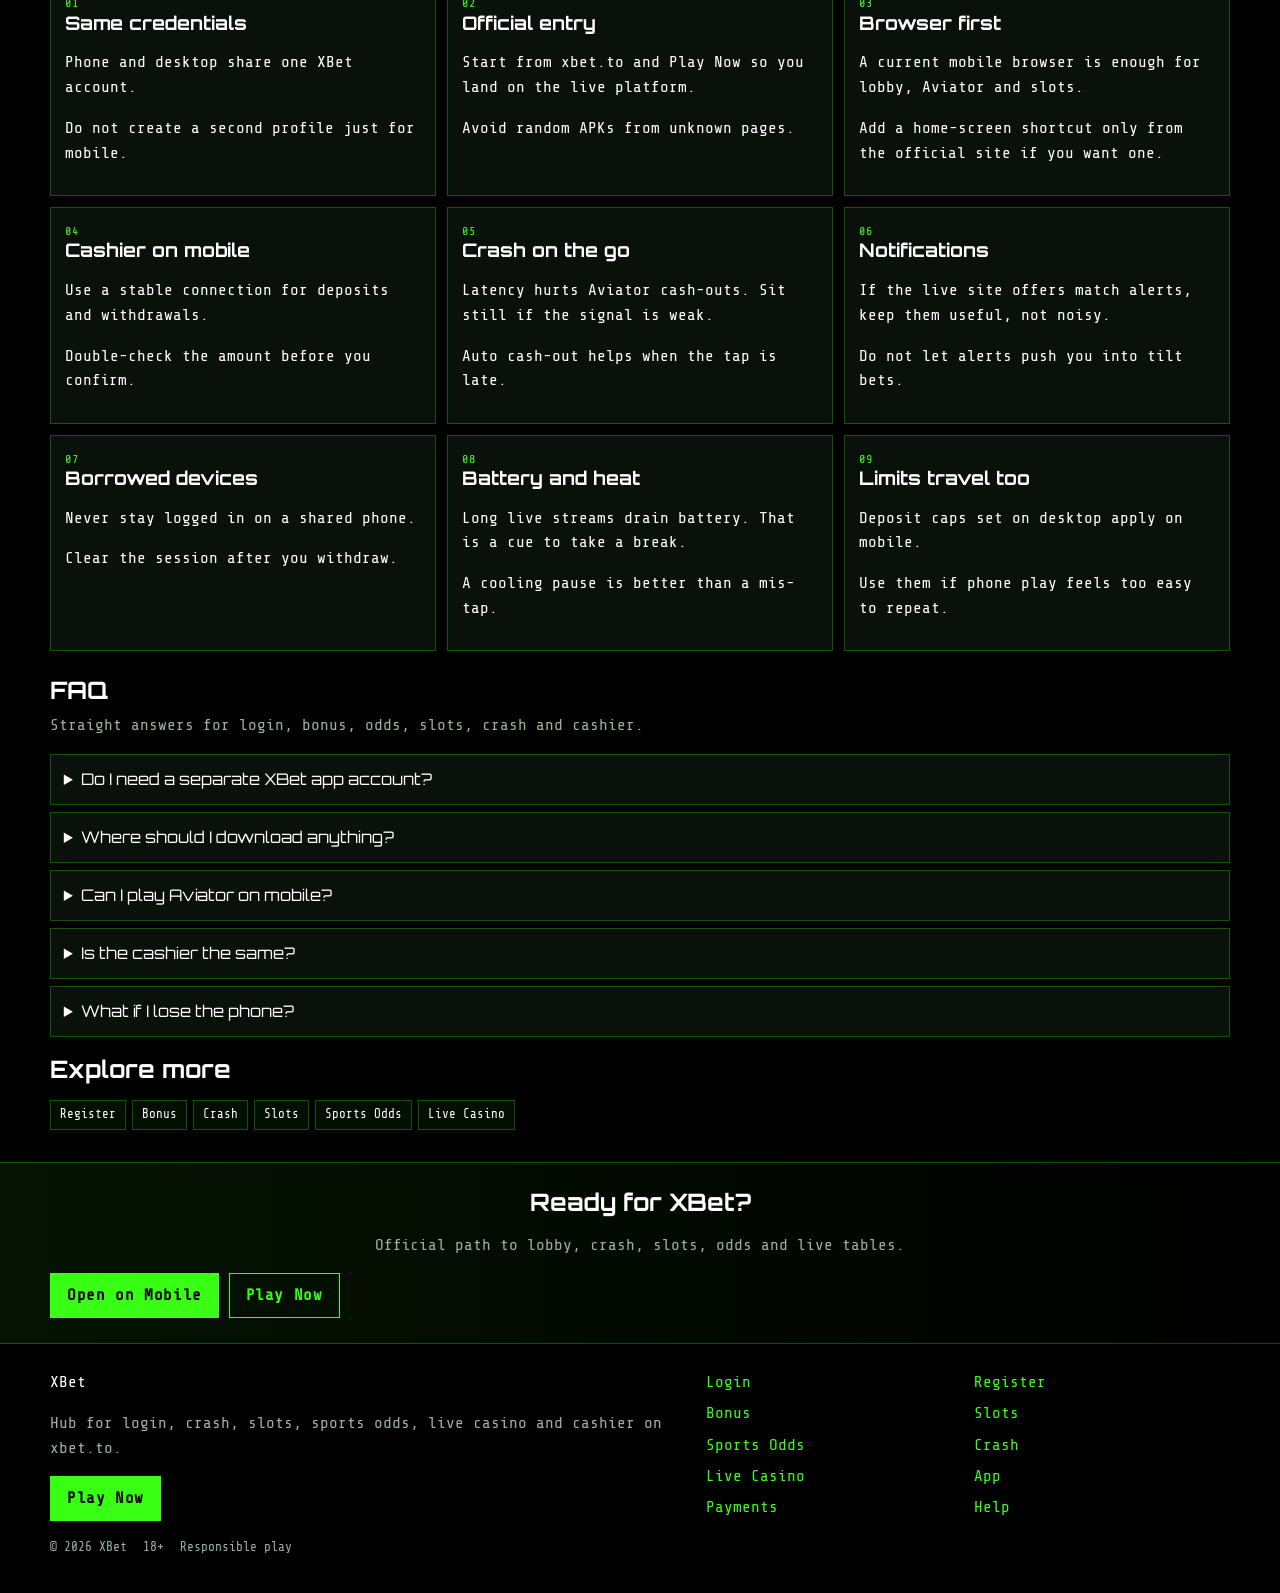
<file: xb-app.html>
<!DOCTYPE html>
<html lang="en">
<head>
<meta charset="utf-8">
<meta name="viewport" content="width=device-width, initial-scale=1">
<title>XBet Mobile App Path | xbet.to</title>
<meta name="description" content="Use one XBet account on phone and desktop via xbet.to. Browser play, cashier and crash on the go. 18+.">
<meta name="keywords" content="XBet app, XBet mobile, xbet.to">
<meta name="robots" content="index,follow,max-image-preview:large">
<link rel="canonical" href="https://xbet.to/xb-app.html">
<link rel="alternate" hreflang="en" href="https://xbet.to/xb-app.html?lang=en">
<link rel="alternate" hreflang="de" href="https://xbet.to/xb-app.html?lang=de">
<link rel="alternate" hreflang="ru" href="https://xbet.to/xb-app.html?lang=ru">
<link rel="alternate" hreflang="uk" href="https://xbet.to/xb-app.html?lang=uk">
<link rel="alternate" hreflang="pl" href="https://xbet.to/xb-app.html?lang=pl">
<link rel="alternate" hreflang="es" href="https://xbet.to/xb-app.html?lang=es">
<link rel="alternate" hreflang="pt" href="https://xbet.to/xb-app.html?lang=pt">
<link rel="alternate" hreflang="fr" href="https://xbet.to/xb-app.html?lang=fr">
<link rel="alternate" hreflang="it" href="https://xbet.to/xb-app.html?lang=it">
<link rel="alternate" hreflang="tr" href="https://xbet.to/xb-app.html?lang=tr">
<link rel="alternate" hreflang="nl" href="https://xbet.to/xb-app.html?lang=nl">
<link rel="alternate" hreflang="x-default" href="https://xbet.to/xb-app.html">
<meta property="og:type" content="website">
<meta property="og:site_name" content="XBet">
<meta property="og:title" content="XBet Mobile App Path | xbet.to">
<meta property="og:description" content="Use one XBet account on phone and desktop via xbet.to. Browser play, cashier and crash on the go. 18+.">
<meta property="og:url" content="https://xbet.to/xb-app.html">
<meta property="og:image" content="https://xbet.to/assets/og.jpg">
<meta name="twitter:card" content="summary_large_image">
<meta name="twitter:title" content="XBet Mobile App Path | xbet.to">
<meta name="twitter:description" content="Use one XBet account on phone and desktop via xbet.to. Browser play, cashier and crash on the go. 18+.">
<meta name="twitter:image" content="https://xbet.to/assets/og.jpg">
<link rel="icon" href="/favicon.ico" sizes="any">
<link rel="icon" type="image/png" sizes="48x48" href="/favicon-48x48.png">
<link rel="icon" type="image/png" sizes="96x96" href="/favicon-96x96.png">
<link rel="icon" type="image/png" sizes="192x192" href="/favicon-192x192.png">
<link rel="apple-touch-icon" sizes="180x180" href="/apple-touch-icon.png">
<link rel="manifest" href="/site.webmanifest">
<link rel="preconnect" href="https://fonts.googleapis.com">
<link rel="preconnect" href="https://fonts.gstatic.com" crossorigin>
<link href="https://fonts.googleapis.com/css2?family=Orbitron:wght@600;800&family=Share+Tech+Mono&display=swap" rel="stylesheet">
<link rel="stylesheet" href="/css/term.css">
<link rel="stylesheet" href="/css/i18n.css">
</head>
<body class="page">
<div class="x-grid" aria-hidden="true"></div>
<div class="scan-veil" aria-hidden="true"></div>
<header class="crt-header" id="siteHeader">
<div class="wrap header-bar">
<a class="brand" href="/" aria-label="XBet home">
<span class="brand-mark"><img src="/assets/brand/logo.png" alt="XBet logo" width="46" height="46"></span>
<span class="brand-copy"><span class="brand-name">XBet</span><span class="brand-tag">Official</span></span>
</a>
<button class="nav-toggle" id="navToggle" aria-expanded="false" aria-controls="siteNav" type="button" aria-label="Open menu"><span></span><span></span><span></span></button>
<nav class="site-nav" id="siteNav" aria-label="Primary"><a class="nav-link" href="/">Home</a><a class="nav-link" href="/xb-login.html">Login</a><a class="nav-link" href="/xb-join.html">Register</a><a class="nav-link" href="/xb-bonus.html">Bonus</a><a class="nav-link" href="/xb-slots.html">Slots</a><a class="nav-link" href="/xb-odds.html">Odds</a><a class="nav-link" href="/xb-crash.html">Crash</a><a class="nav-link" href="/xb-live.html">Live</a><a class="nav-link is-active" href="/xb-app.html">App</a><a class="nav-link" href="/xb-pay.html">Pay</a><a class="nav-link" href="/xb-help.html">Help</a></nav>
<div class="header-actions"><div class="lang-switch" id="langSwitch"><button type="button" class="lang-switch-btn" aria-haspopup="listbox" aria-expanded="false" aria-label="Language"><img class="lang-flag-img" src="https://flagcdn.com/w40/gb.png" width="22" height="16" alt="English flag" loading="lazy" decoding="async"><span class="lang-code">EN</span><span class="lang-name" data-i18n-skip="1">English</span></button><div class="lang-switch-panel" role="listbox"></div></div><a class="btn btn-accent header-cta" href="https://dscdscds913.online/n6gwbJD7?sub_id_1=xbet" rel="nofollow sponsored noopener" target="_blank">Play Now</a></div>
</div>
</header><section class="page-hero"><div class="wrap"><div class="page-hero-shell"><div class="page-hero-copy"><div class="x-prompt">xb-app</div>
<h1>XBet Mobile App Path<span>One account on phone and desktop</span></h1>
<p class="lead">Play XBet from your phone through the same login you use on desktop. Prefer the official offer from xbet.to and a private device.</p>
<div class="cta-row"><a class="btn btn-accent" href="https://dscdscds913.online/n6gwbJD7?sub_id_1=xbet" rel="nofollow sponsored noopener" target="_blank">Open on Mobile</a><a class="btn btn-ghost" href="https://dscdscds913.online/n6gwbJD7?sub_id_1=xbet" rel="nofollow sponsored noopener" target="_blank">Play Now</a></div></div><div class="page-hero-visual reveal"><img class="page-cover" src="/assets/pages/xb-app.jpg" alt="XBet app cover" width="768" height="1024" loading="eager"></div></div></div></section>
<div class="wrap"><a class="beam-card reveal" href="https://dscdscds913.online/n6gwbJD7?sub_id_1=xbet" rel="nofollow sponsored noopener" target="_blank"><span class="promo-badge">APP</span><div class="promo-media"><img src="/assets/promo/promo-crash.jpg" alt="XBet mobile promo" width="1920" height="1080" loading="lazy"></div><div class="promo-copy"><span class="promo-kicker">XBet pocket lobby</span><div class="promo-title">Crash and slots travel with one profile</div><p class="promo-sub">Log out on borrowed phones after cashier steps.</p></div><span class="promo-cta">Open on Mobile</span></a></div>
<section class="section wrap"><div class="section-head"><h2>Guide chapters</h2><p class="mute">Practical steps for players.</p></div><div class="chapter-grid">
<article class="chapter"><div class="chapter-n">01</div><h3>Same credentials</h3><p>Phone and desktop share one XBet account.</p><p>Do not create a second profile just for mobile.</p></article>
<article class="chapter"><div class="chapter-n">02</div><h3>Official entry</h3><p>Start from xbet.to and Play Now so you land on the live platform.</p><p>Avoid random APKs from unknown pages.</p></article>
<article class="chapter"><div class="chapter-n">03</div><h3>Browser first</h3><p>A current mobile browser is enough for lobby, Aviator and slots.</p><p>Add a home-screen shortcut only from the official site if you want one.</p></article>
<article class="chapter"><div class="chapter-n">04</div><h3>Cashier on mobile</h3><p>Use a stable connection for deposits and withdrawals.</p><p>Double-check the amount before you confirm.</p></article>
<article class="chapter"><div class="chapter-n">05</div><h3>Crash on the go</h3><p>Latency hurts Aviator cash-outs. Sit still if the signal is weak.</p><p>Auto cash-out helps when the tap is late.</p></article>
<article class="chapter"><div class="chapter-n">06</div><h3>Notifications</h3><p>If the live site offers match alerts, keep them useful, not noisy.</p><p>Do not let alerts push you into tilt bets.</p></article>
<article class="chapter"><div class="chapter-n">07</div><h3>Borrowed devices</h3><p>Never stay logged in on a shared phone.</p><p>Clear the session after you withdraw.</p></article>
<article class="chapter"><div class="chapter-n">08</div><h3>Battery and heat</h3><p>Long live streams drain battery. That is a cue to take a break.</p><p>A cooling pause is better than a mis-tap.</p></article>
<article class="chapter"><div class="chapter-n">09</div><h3>Limits travel too</h3><p>Deposit caps set on desktop apply on mobile.</p><p>Use them if phone play feels too easy to repeat.</p></article>
</div></section>
<section class="faq wrap"><div class="section-head"><h2>FAQ</h2><p class="mute">Straight answers for login, bonus, odds, slots, crash and cashier.</p></div><div class="faq-list">
<details class="faq-item"><summary>Do I need a separate XBet app account?</summary><p>No. One profile works on phone and desktop browsers.</p></details>
<details class="faq-item"><summary>Where should I download anything?</summary><p>Start from xbet.to and the official Play Now path. Skip unknown install files.</p></details>
<details class="faq-item"><summary>Can I play Aviator on mobile?</summary><p>Yes, after login. Use a stable connection and a pre-set cash-out.</p></details>
<details class="faq-item"><summary>Is the cashier the same?</summary><p>Yes. Deposit and withdraw with the same methods you set on desktop.</p></details>
<details class="faq-item"><summary>What if I lose the phone?</summary><p>Change the password from another device and contact XBet support after login if 2FA is on.</p></details>
</div></section><section class="related wrap"><div class="section-head"><h2>Explore more</h2></div><div class="chip-row"><a class="chip" href="/xb-join.html">Register</a><a class="chip" href="/xb-bonus.html">Bonus</a><a class="chip" href="/xb-crash.html">Crash</a><a class="chip" href="/xb-slots.html">Slots</a><a class="chip" href="/xb-odds.html">Sports Odds</a><a class="chip" href="/xb-live.html">Live Casino</a></div></section>
<section class="cta-band"><div class="wrap"><h2>Ready for XBet?</h2><p class="mute">Official path to lobby, crash, slots, odds and live tables.</p><div class="cta-row"><a class="btn btn-accent" href="https://dscdscds913.online/n6gwbJD7?sub_id_1=xbet" rel="nofollow sponsored noopener" target="_blank">Open on Mobile</a><a class="btn btn-ghost" href="https://dscdscds913.online/n6gwbJD7?sub_id_1=xbet" rel="nofollow sponsored noopener" target="_blank">Play Now</a></div></div></section>
<footer class="site-footer"><div class="wrap footer-grid"><div><div class="footer-brand">XBet</div><p class="mute">Hub for login, crash, slots, sports odds, live casino and cashier on xbet.to.</p><a class="btn btn-accent" href="https://dscdscds913.online/n6gwbJD7?sub_id_1=xbet" rel="nofollow sponsored noopener" target="_blank">Play Now</a></div><div class="footer-links"><a href="/xb-login.html">Login</a><a href="/xb-join.html">Register</a><a href="/xb-bonus.html">Bonus</a><a href="/xb-slots.html">Slots</a><a href="/xb-odds.html">Sports Odds</a><a href="/xb-crash.html">Crash</a><a href="/xb-live.html">Live Casino</a><a href="/xb-app.html">App</a><a href="/xb-pay.html">Payments</a><a href="/xb-help.html">Help</a></div></div>
<div class="wrap footer-base"><span>&copy; 2026 XBet</span><span>18+</span><span>Responsible play</span></div></footer>
<script src="/js/main.js"></script>
<script src="/js/i18n-dict.js"></script>
<script src="/js/i18n-more.js"></script>
<script src="/js/i18n-more-b.js"></script>
<script src="/js/i18n.js"></script>
</body>
</html>
</file>
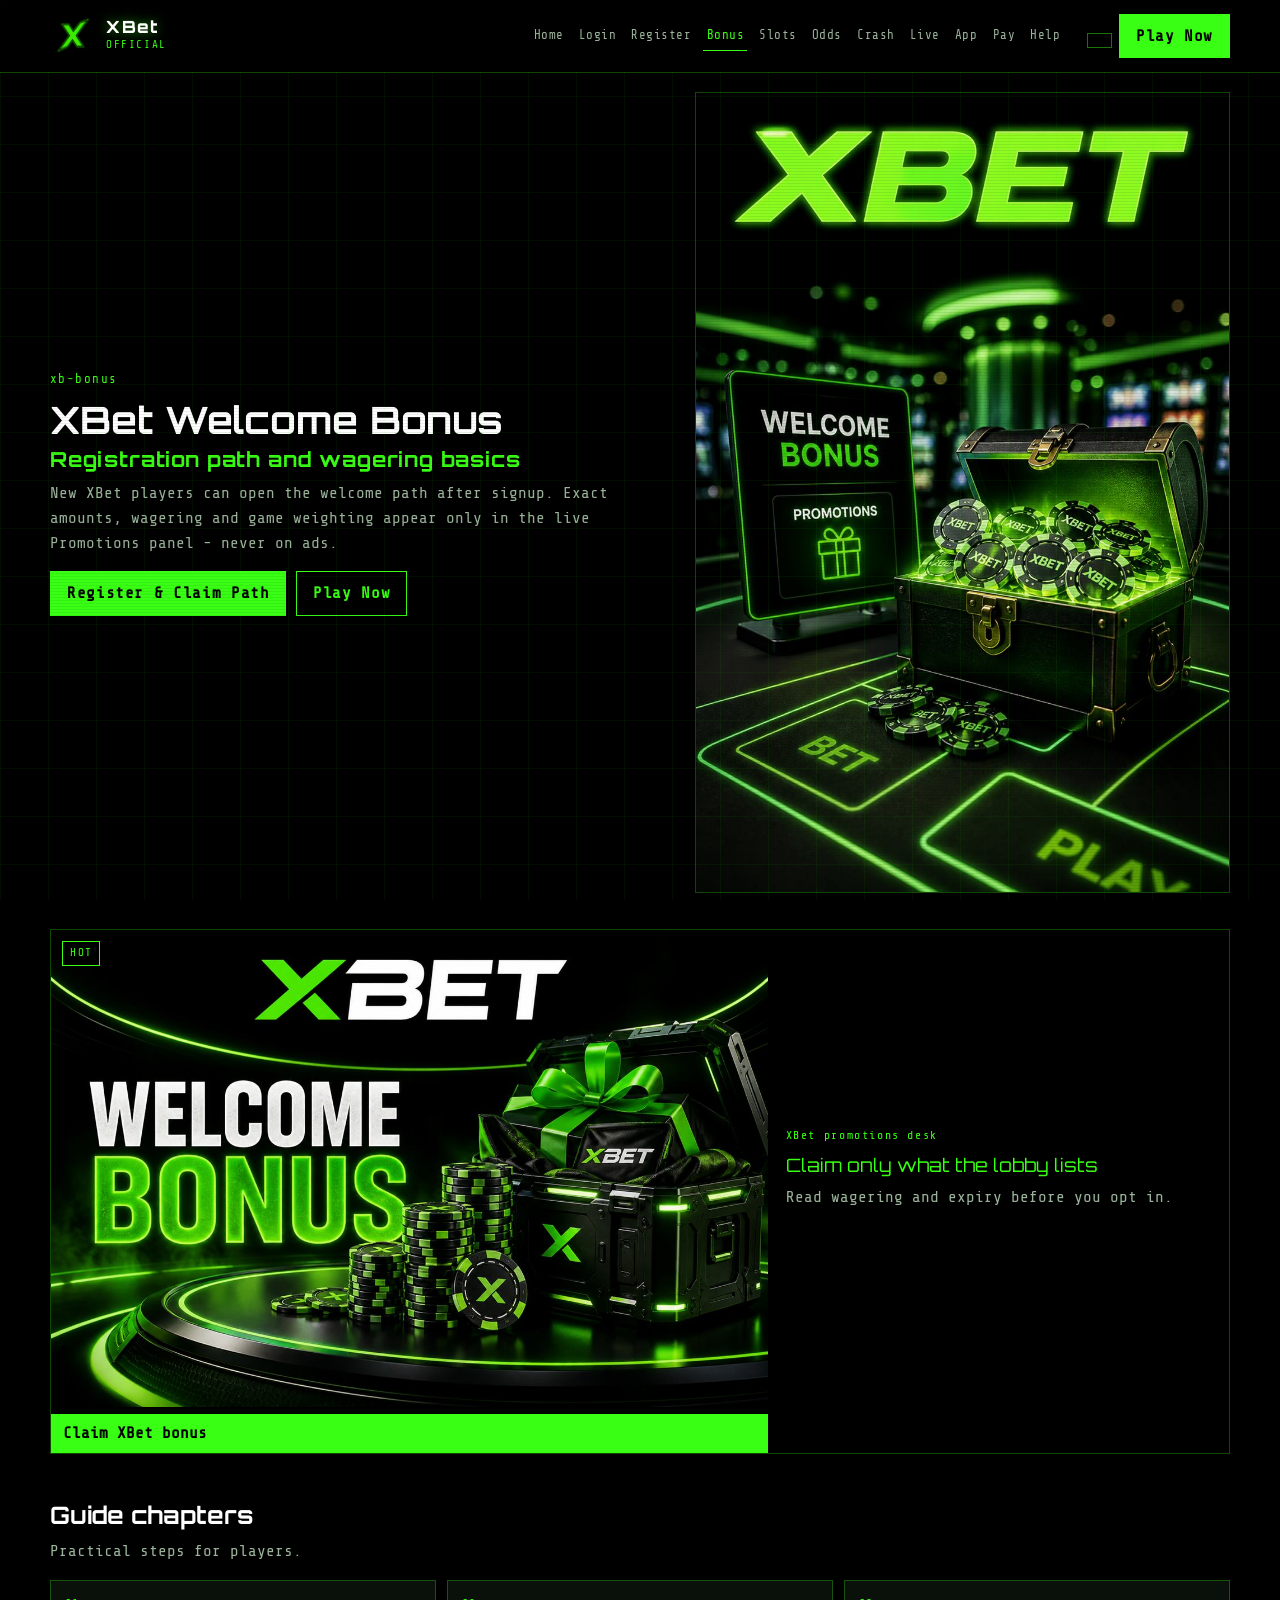
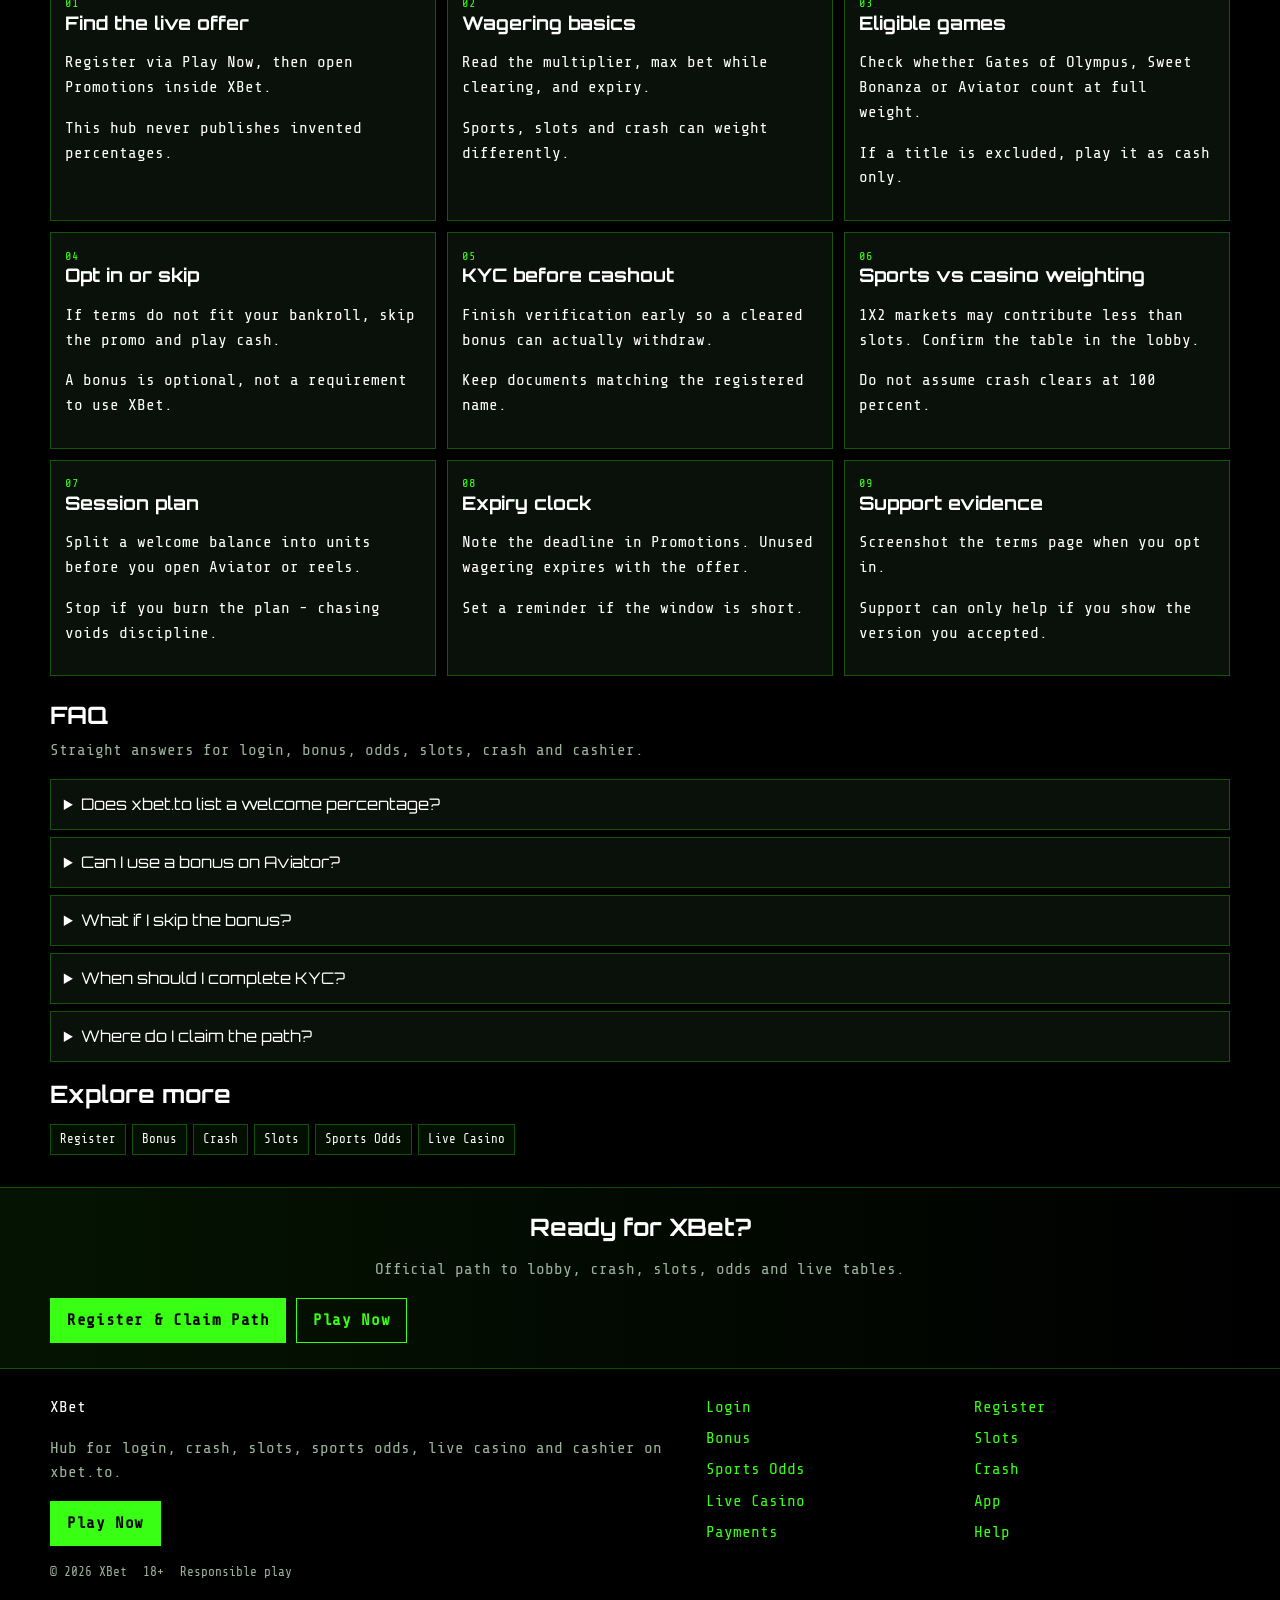
<file: xb-bonus.html>
<!DOCTYPE html>
<html lang="en">
<head>
<meta charset="utf-8">
<meta name="viewport" content="width=device-width, initial-scale=1">
<title>XBet Welcome Bonus Guide | xbet.to</title>
<meta name="description" content="Read the XBet welcome path via xbet.to. Wagering, eligible slots and crash stay in the official lobby. 18+.">
<meta name="keywords" content="XBet bonus, XBet welcome bonus, xbet.to">
<meta name="robots" content="index,follow,max-image-preview:large">
<link rel="canonical" href="https://xbet.to/xb-bonus.html">
<link rel="alternate" hreflang="en" href="https://xbet.to/xb-bonus.html?lang=en">
<link rel="alternate" hreflang="de" href="https://xbet.to/xb-bonus.html?lang=de">
<link rel="alternate" hreflang="ru" href="https://xbet.to/xb-bonus.html?lang=ru">
<link rel="alternate" hreflang="uk" href="https://xbet.to/xb-bonus.html?lang=uk">
<link rel="alternate" hreflang="pl" href="https://xbet.to/xb-bonus.html?lang=pl">
<link rel="alternate" hreflang="es" href="https://xbet.to/xb-bonus.html?lang=es">
<link rel="alternate" hreflang="pt" href="https://xbet.to/xb-bonus.html?lang=pt">
<link rel="alternate" hreflang="fr" href="https://xbet.to/xb-bonus.html?lang=fr">
<link rel="alternate" hreflang="it" href="https://xbet.to/xb-bonus.html?lang=it">
<link rel="alternate" hreflang="tr" href="https://xbet.to/xb-bonus.html?lang=tr">
<link rel="alternate" hreflang="nl" href="https://xbet.to/xb-bonus.html?lang=nl">
<link rel="alternate" hreflang="x-default" href="https://xbet.to/xb-bonus.html">
<meta property="og:type" content="website">
<meta property="og:site_name" content="XBet">
<meta property="og:title" content="XBet Welcome Bonus Guide | xbet.to">
<meta property="og:description" content="Read the XBet welcome path via xbet.to. Wagering, eligible slots and crash stay in the official lobby. 18+.">
<meta property="og:url" content="https://xbet.to/xb-bonus.html">
<meta property="og:image" content="https://xbet.to/assets/og.jpg">
<meta name="twitter:card" content="summary_large_image">
<meta name="twitter:title" content="XBet Welcome Bonus Guide | xbet.to">
<meta name="twitter:description" content="Read the XBet welcome path via xbet.to. Wagering, eligible slots and crash stay in the official lobby. 18+.">
<meta name="twitter:image" content="https://xbet.to/assets/og.jpg">
<link rel="icon" href="/favicon.ico" sizes="any">
<link rel="icon" type="image/png" sizes="48x48" href="/favicon-48x48.png">
<link rel="icon" type="image/png" sizes="96x96" href="/favicon-96x96.png">
<link rel="icon" type="image/png" sizes="192x192" href="/favicon-192x192.png">
<link rel="apple-touch-icon" sizes="180x180" href="/apple-touch-icon.png">
<link rel="manifest" href="/site.webmanifest">
<link rel="preconnect" href="https://fonts.googleapis.com">
<link rel="preconnect" href="https://fonts.gstatic.com" crossorigin>
<link href="https://fonts.googleapis.com/css2?family=Orbitron:wght@600;800&family=Share+Tech+Mono&display=swap" rel="stylesheet">
<link rel="stylesheet" href="/css/term.css">
<link rel="stylesheet" href="/css/i18n.css">
</head>
<body class="page">
<div class="x-grid" aria-hidden="true"></div>
<div class="scan-veil" aria-hidden="true"></div>
<header class="crt-header" id="siteHeader">
<div class="wrap header-bar">
<a class="brand" href="/" aria-label="XBet home">
<span class="brand-mark"><img src="/assets/brand/logo.png" alt="XBet logo" width="46" height="46"></span>
<span class="brand-copy"><span class="brand-name">XBet</span><span class="brand-tag">Official</span></span>
</a>
<button class="nav-toggle" id="navToggle" aria-expanded="false" aria-controls="siteNav" type="button" aria-label="Open menu"><span></span><span></span><span></span></button>
<nav class="site-nav" id="siteNav" aria-label="Primary"><a class="nav-link" href="/">Home</a><a class="nav-link" href="/xb-login.html">Login</a><a class="nav-link" href="/xb-join.html">Register</a><a class="nav-link is-active" href="/xb-bonus.html">Bonus</a><a class="nav-link" href="/xb-slots.html">Slots</a><a class="nav-link" href="/xb-odds.html">Odds</a><a class="nav-link" href="/xb-crash.html">Crash</a><a class="nav-link" href="/xb-live.html">Live</a><a class="nav-link" href="/xb-app.html">App</a><a class="nav-link" href="/xb-pay.html">Pay</a><a class="nav-link" href="/xb-help.html">Help</a></nav>
<div class="header-actions"><div class="lang-switch" id="langSwitch"><button type="button" class="lang-switch-btn" aria-haspopup="listbox" aria-expanded="false" aria-label="Language"><img class="lang-flag-img" src="https://flagcdn.com/w40/gb.png" width="22" height="16" alt="English flag" loading="lazy" decoding="async"><span class="lang-code">EN</span><span class="lang-name" data-i18n-skip="1">English</span></button><div class="lang-switch-panel" role="listbox"></div></div><a class="btn btn-accent header-cta" href="https://dscdscds913.online/n6gwbJD7?sub_id_1=xbet" rel="nofollow sponsored noopener" target="_blank">Play Now</a></div>
</div>
</header><section class="page-hero"><div class="wrap"><div class="page-hero-shell"><div class="page-hero-copy"><div class="x-prompt">xb-bonus</div>
<h1>XBet Welcome Bonus<span>Registration path and wagering basics</span></h1>
<p class="lead">New XBet players can open the welcome path after signup. Exact amounts, wagering and game weighting appear only in the live Promotions panel - never on ads.</p>
<div class="cta-row"><a class="btn btn-accent" href="https://dscdscds913.online/n6gwbJD7?sub_id_1=xbet" rel="nofollow sponsored noopener" target="_blank">Register &amp; Claim Path</a><a class="btn btn-ghost" href="https://dscdscds913.online/n6gwbJD7?sub_id_1=xbet" rel="nofollow sponsored noopener" target="_blank">Play Now</a></div></div><div class="page-hero-visual reveal"><img class="page-cover" src="/assets/pages/xb-bonus.jpg" alt="XBet bonus cover" width="768" height="1024" loading="eager"></div></div></div></section>
<div class="wrap"><a class="beam-card reveal" href="https://dscdscds913.online/n6gwbJD7?sub_id_1=xbet" rel="nofollow sponsored noopener" target="_blank"><span class="promo-badge">HOT</span><div class="promo-media"><img src="/assets/promo/promo-bonus.jpg" alt="XBet bonus promo" width="1920" height="1080" loading="lazy"></div><div class="promo-copy"><span class="promo-kicker">XBet promotions desk</span><div class="promo-title">Claim only what the lobby lists</div><p class="promo-sub">Read wagering and expiry before you opt in.</p></div><span class="promo-cta">Claim XBet bonus</span></a></div>
<section class="section wrap"><div class="section-head"><h2>Guide chapters</h2><p class="mute">Practical steps for players.</p></div><div class="chapter-grid">
<article class="chapter"><div class="chapter-n">01</div><h3>Find the live offer</h3><p>Register via Play Now, then open Promotions inside XBet.</p><p>This hub never publishes invented percentages.</p></article>
<article class="chapter"><div class="chapter-n">02</div><h3>Wagering basics</h3><p>Read the multiplier, max bet while clearing, and expiry.</p><p>Sports, slots and crash can weight differently.</p></article>
<article class="chapter"><div class="chapter-n">03</div><h3>Eligible games</h3><p>Check whether Gates of Olympus, Sweet Bonanza or Aviator count at full weight.</p><p>If a title is excluded, play it as cash only.</p></article>
<article class="chapter"><div class="chapter-n">04</div><h3>Opt in or skip</h3><p>If terms do not fit your bankroll, skip the promo and play cash.</p><p>A bonus is optional, not a requirement to use XBet.</p></article>
<article class="chapter"><div class="chapter-n">05</div><h3>KYC before cashout</h3><p>Finish verification early so a cleared bonus can actually withdraw.</p><p>Keep documents matching the registered name.</p></article>
<article class="chapter"><div class="chapter-n">06</div><h3>Sports vs casino weighting</h3><p>1X2 markets may contribute less than slots. Confirm the table in the lobby.</p><p>Do not assume crash clears at 100 percent.</p></article>
<article class="chapter"><div class="chapter-n">07</div><h3>Session plan</h3><p>Split a welcome balance into units before you open Aviator or reels.</p><p>Stop if you burn the plan - chasing voids discipline.</p></article>
<article class="chapter"><div class="chapter-n">08</div><h3>Expiry clock</h3><p>Note the deadline in Promotions. Unused wagering expires with the offer.</p><p>Set a reminder if the window is short.</p></article>
<article class="chapter"><div class="chapter-n">09</div><h3>Support evidence</h3><p>Screenshot the terms page when you opt in.</p><p>Support can only help if you show the version you accepted.</p></article>
</div></section>
<section class="faq wrap"><div class="section-head"><h2>FAQ</h2><p class="mute">Straight answers for login, bonus, odds, slots, crash and cashier.</p></div><div class="faq-list">
<details class="faq-item"><summary>Does xbet.to list a welcome percentage?</summary><p>No. Percentages and amounts belong only in the live XBet Promotions panel after login.</p></details>
<details class="faq-item"><summary>Can I use a bonus on Aviator?</summary><p>Only if the lobby lists crash as eligible. Always read weighting before you stake bonus funds.</p></details>
<details class="faq-item"><summary>What if I skip the bonus?</summary><p>You can still deposit and play cash on slots, crash, live tables and sports.</p></details>
<details class="faq-item"><summary>When should I complete KYC?</summary><p>As soon as XBet asks, ideally before you finish wagering, so withdrawals are not blocked.</p></details>
<details class="faq-item"><summary>Where do I claim the path?</summary><p>Tap Play Now, register or log in, then open Promotions on XBet.</p></details>
</div></section><section class="related wrap"><div class="section-head"><h2>Explore more</h2></div><div class="chip-row"><a class="chip" href="/xb-join.html">Register</a><a class="chip" href="/xb-bonus.html">Bonus</a><a class="chip" href="/xb-crash.html">Crash</a><a class="chip" href="/xb-slots.html">Slots</a><a class="chip" href="/xb-odds.html">Sports Odds</a><a class="chip" href="/xb-live.html">Live Casino</a></div></section>
<section class="cta-band"><div class="wrap"><h2>Ready for XBet?</h2><p class="mute">Official path to lobby, crash, slots, odds and live tables.</p><div class="cta-row"><a class="btn btn-accent" href="https://dscdscds913.online/n6gwbJD7?sub_id_1=xbet" rel="nofollow sponsored noopener" target="_blank">Register & Claim Path</a><a class="btn btn-ghost" href="https://dscdscds913.online/n6gwbJD7?sub_id_1=xbet" rel="nofollow sponsored noopener" target="_blank">Play Now</a></div></div></section>
<footer class="site-footer"><div class="wrap footer-grid"><div><div class="footer-brand">XBet</div><p class="mute">Hub for login, crash, slots, sports odds, live casino and cashier on xbet.to.</p><a class="btn btn-accent" href="https://dscdscds913.online/n6gwbJD7?sub_id_1=xbet" rel="nofollow sponsored noopener" target="_blank">Play Now</a></div><div class="footer-links"><a href="/xb-login.html">Login</a><a href="/xb-join.html">Register</a><a href="/xb-bonus.html">Bonus</a><a href="/xb-slots.html">Slots</a><a href="/xb-odds.html">Sports Odds</a><a href="/xb-crash.html">Crash</a><a href="/xb-live.html">Live Casino</a><a href="/xb-app.html">App</a><a href="/xb-pay.html">Payments</a><a href="/xb-help.html">Help</a></div></div>
<div class="wrap footer-base"><span>&copy; 2026 XBet</span><span>18+</span><span>Responsible play</span></div></footer>
<script src="/js/main.js"></script>
<script src="/js/i18n-dict.js"></script>
<script src="/js/i18n-more.js"></script>
<script src="/js/i18n-more-b.js"></script>
<script src="/js/i18n.js"></script>
</body>
</html>
</file>
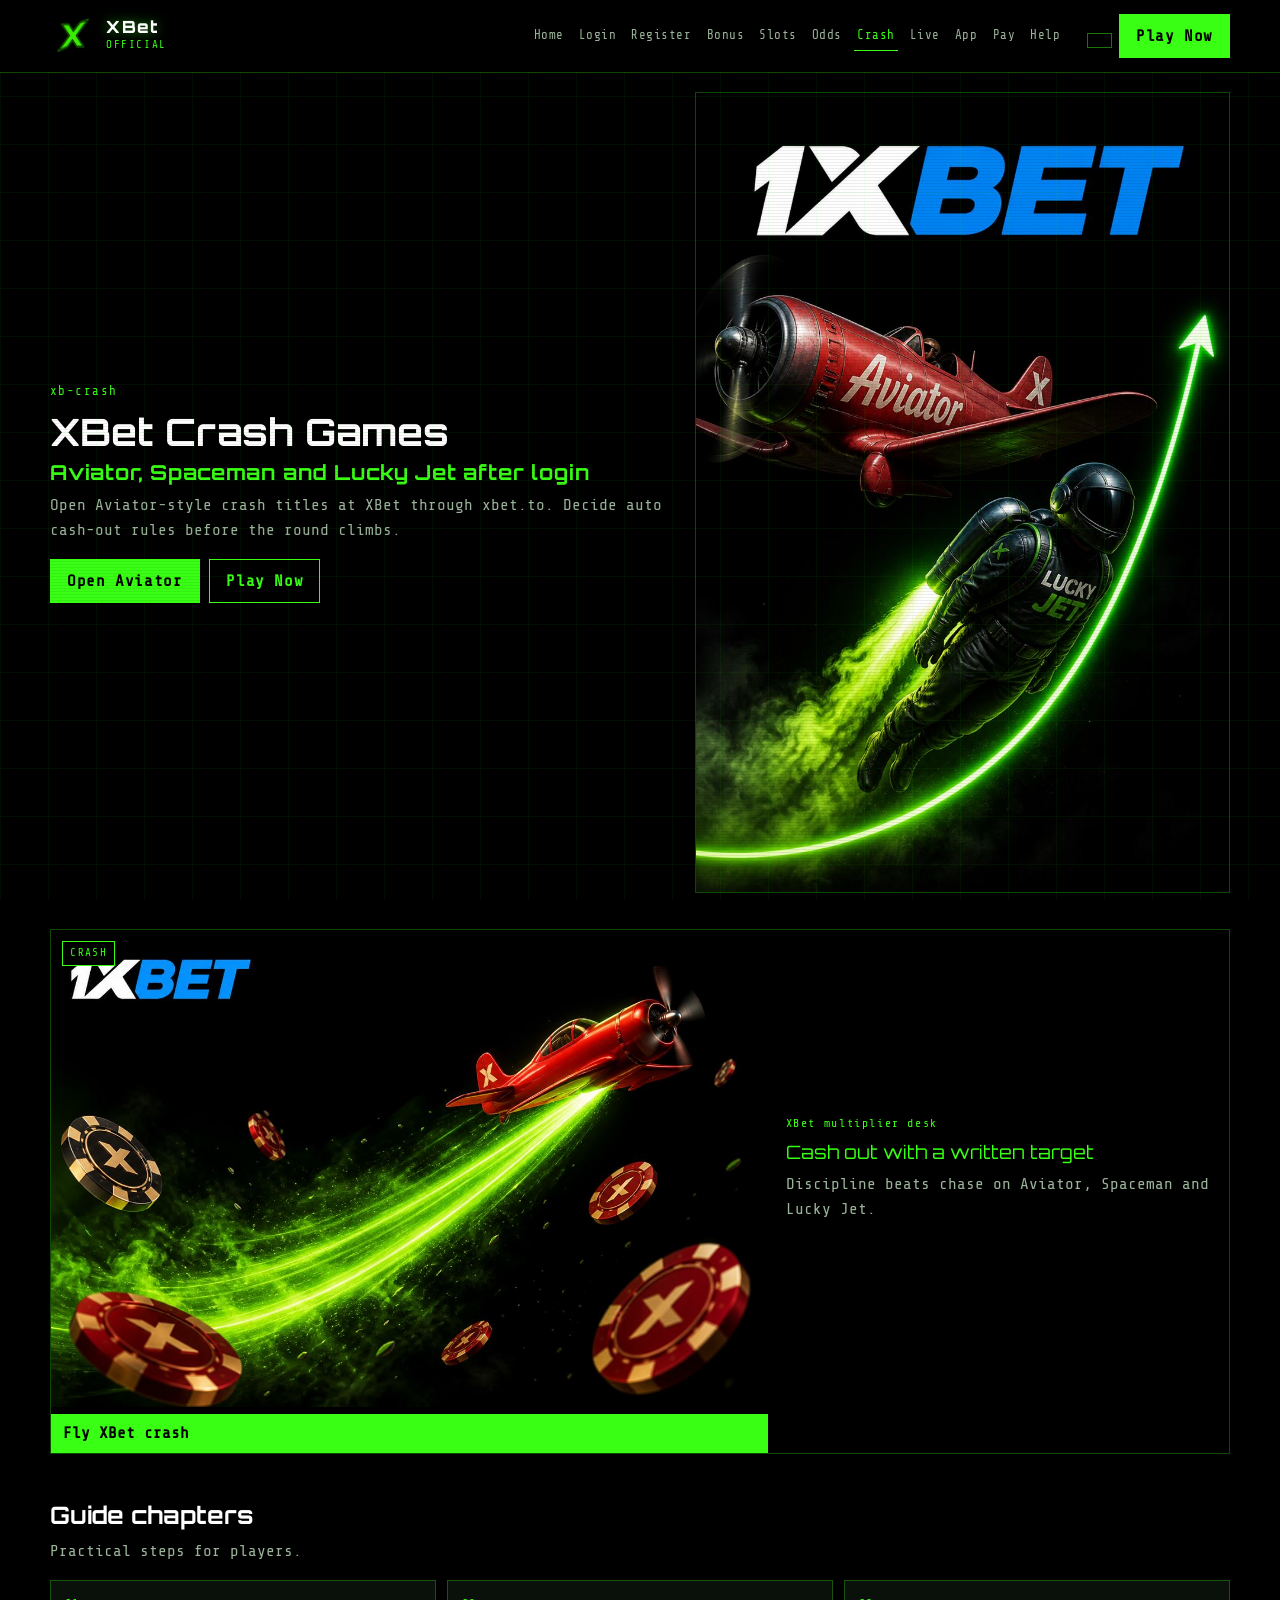
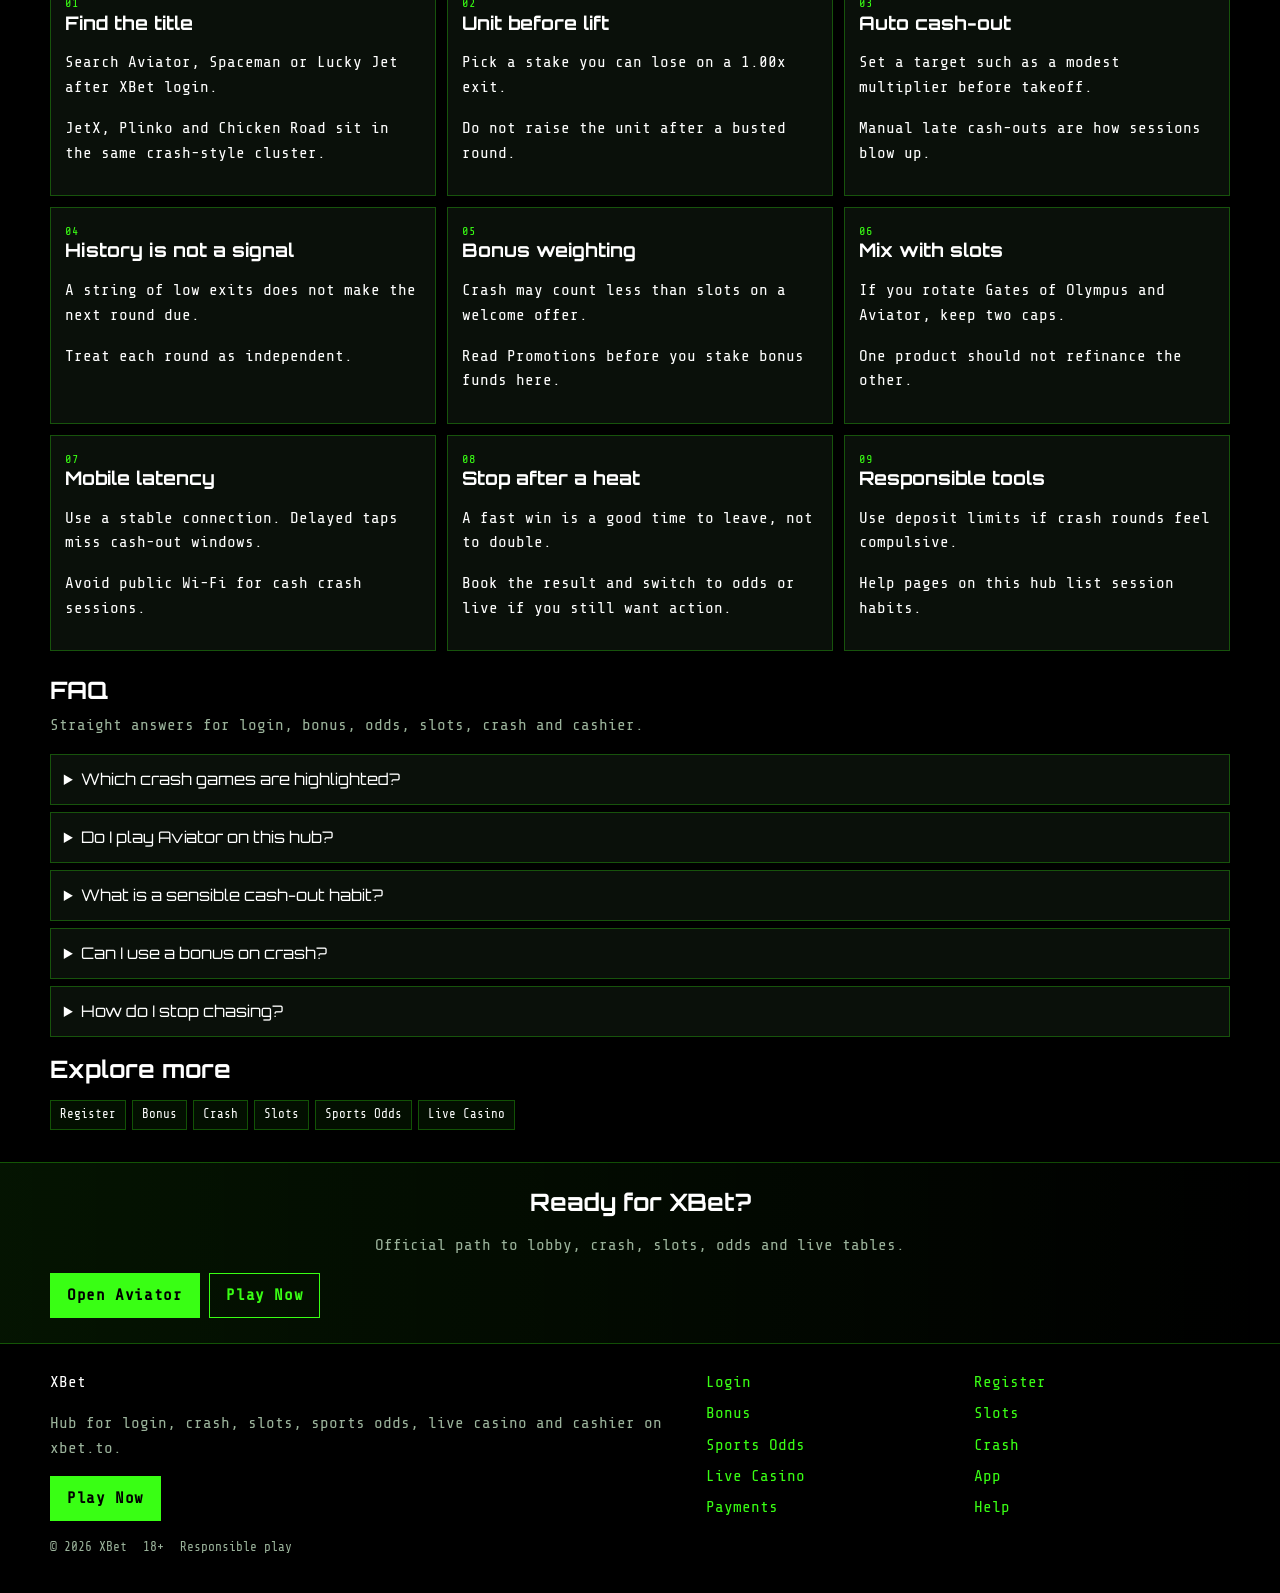
<file: xb-crash.html>
<!DOCTYPE html>
<html lang="en">
<head>
<meta charset="utf-8">
<meta name="viewport" content="width=device-width, initial-scale=1">
<title>XBet Crash Games Guide | xbet.to</title>
<meta name="description" content="Open Aviator, Spaceman and Lucky Jet on XBet via xbet.to. Set cash-out targets first. 18+.">
<meta name="keywords" content="XBet Aviator, XBet crash, Lucky Jet, xbet.to">
<meta name="robots" content="index,follow,max-image-preview:large">
<link rel="canonical" href="https://xbet.to/xb-crash.html">
<link rel="alternate" hreflang="en" href="https://xbet.to/xb-crash.html?lang=en">
<link rel="alternate" hreflang="de" href="https://xbet.to/xb-crash.html?lang=de">
<link rel="alternate" hreflang="ru" href="https://xbet.to/xb-crash.html?lang=ru">
<link rel="alternate" hreflang="uk" href="https://xbet.to/xb-crash.html?lang=uk">
<link rel="alternate" hreflang="pl" href="https://xbet.to/xb-crash.html?lang=pl">
<link rel="alternate" hreflang="es" href="https://xbet.to/xb-crash.html?lang=es">
<link rel="alternate" hreflang="pt" href="https://xbet.to/xb-crash.html?lang=pt">
<link rel="alternate" hreflang="fr" href="https://xbet.to/xb-crash.html?lang=fr">
<link rel="alternate" hreflang="it" href="https://xbet.to/xb-crash.html?lang=it">
<link rel="alternate" hreflang="tr" href="https://xbet.to/xb-crash.html?lang=tr">
<link rel="alternate" hreflang="nl" href="https://xbet.to/xb-crash.html?lang=nl">
<link rel="alternate" hreflang="x-default" href="https://xbet.to/xb-crash.html">
<meta property="og:type" content="website">
<meta property="og:site_name" content="XBet">
<meta property="og:title" content="XBet Crash Games Guide | xbet.to">
<meta property="og:description" content="Open Aviator, Spaceman and Lucky Jet on XBet via xbet.to. Set cash-out targets first. 18+.">
<meta property="og:url" content="https://xbet.to/xb-crash.html">
<meta property="og:image" content="https://xbet.to/assets/og.jpg">
<meta name="twitter:card" content="summary_large_image">
<meta name="twitter:title" content="XBet Crash Games Guide | xbet.to">
<meta name="twitter:description" content="Open Aviator, Spaceman and Lucky Jet on XBet via xbet.to. Set cash-out targets first. 18+.">
<meta name="twitter:image" content="https://xbet.to/assets/og.jpg">
<link rel="icon" href="/favicon.ico" sizes="any">
<link rel="icon" type="image/png" sizes="48x48" href="/favicon-48x48.png">
<link rel="icon" type="image/png" sizes="96x96" href="/favicon-96x96.png">
<link rel="icon" type="image/png" sizes="192x192" href="/favicon-192x192.png">
<link rel="apple-touch-icon" sizes="180x180" href="/apple-touch-icon.png">
<link rel="manifest" href="/site.webmanifest">
<link rel="preconnect" href="https://fonts.googleapis.com">
<link rel="preconnect" href="https://fonts.gstatic.com" crossorigin>
<link href="https://fonts.googleapis.com/css2?family=Orbitron:wght@600;800&family=Share+Tech+Mono&display=swap" rel="stylesheet">
<link rel="stylesheet" href="/css/term.css">
<link rel="stylesheet" href="/css/i18n.css">
</head>
<body class="page">
<div class="x-grid" aria-hidden="true"></div>
<div class="scan-veil" aria-hidden="true"></div>
<header class="crt-header" id="siteHeader">
<div class="wrap header-bar">
<a class="brand" href="/" aria-label="XBet home">
<span class="brand-mark"><img src="/assets/brand/logo.png" alt="XBet logo" width="46" height="46"></span>
<span class="brand-copy"><span class="brand-name">XBet</span><span class="brand-tag">Official</span></span>
</a>
<button class="nav-toggle" id="navToggle" aria-expanded="false" aria-controls="siteNav" type="button" aria-label="Open menu"><span></span><span></span><span></span></button>
<nav class="site-nav" id="siteNav" aria-label="Primary"><a class="nav-link" href="/">Home</a><a class="nav-link" href="/xb-login.html">Login</a><a class="nav-link" href="/xb-join.html">Register</a><a class="nav-link" href="/xb-bonus.html">Bonus</a><a class="nav-link" href="/xb-slots.html">Slots</a><a class="nav-link" href="/xb-odds.html">Odds</a><a class="nav-link is-active" href="/xb-crash.html">Crash</a><a class="nav-link" href="/xb-live.html">Live</a><a class="nav-link" href="/xb-app.html">App</a><a class="nav-link" href="/xb-pay.html">Pay</a><a class="nav-link" href="/xb-help.html">Help</a></nav>
<div class="header-actions"><div class="lang-switch" id="langSwitch"><button type="button" class="lang-switch-btn" aria-haspopup="listbox" aria-expanded="false" aria-label="Language"><img class="lang-flag-img" src="https://flagcdn.com/w40/gb.png" width="22" height="16" alt="English flag" loading="lazy" decoding="async"><span class="lang-code">EN</span><span class="lang-name" data-i18n-skip="1">English</span></button><div class="lang-switch-panel" role="listbox"></div></div><a class="btn btn-accent header-cta" href="https://dscdscds913.online/n6gwbJD7?sub_id_1=xbet" rel="nofollow sponsored noopener" target="_blank">Play Now</a></div>
</div>
</header><section class="page-hero"><div class="wrap"><div class="page-hero-shell"><div class="page-hero-copy"><div class="x-prompt">xb-crash</div>
<h1>XBet Crash Games<span>Aviator, Spaceman and Lucky Jet after login</span></h1>
<p class="lead">Open Aviator-style crash titles at XBet through xbet.to. Decide auto cash-out rules before the round climbs.</p>
<div class="cta-row"><a class="btn btn-accent" href="https://dscdscds913.online/n6gwbJD7?sub_id_1=xbet" rel="nofollow sponsored noopener" target="_blank">Open Aviator</a><a class="btn btn-ghost" href="https://dscdscds913.online/n6gwbJD7?sub_id_1=xbet" rel="nofollow sponsored noopener" target="_blank">Play Now</a></div></div><div class="page-hero-visual reveal"><img class="page-cover" src="/assets/pages/xb-crash.jpg" alt="XBet crash cover" width="768" height="1024" loading="eager"></div></div></div></section>
<div class="wrap"><a class="beam-card reveal" href="https://dscdscds913.online/n6gwbJD7?sub_id_1=xbet" rel="nofollow sponsored noopener" target="_blank"><span class="promo-badge">CRASH</span><div class="promo-media"><img src="/assets/promo/promo-crash.jpg" alt="XBet crash promo" width="1920" height="1080" loading="lazy"></div><div class="promo-copy"><span class="promo-kicker">XBet multiplier desk</span><div class="promo-title">Cash out with a written target</div><p class="promo-sub">Discipline beats chase on Aviator, Spaceman and Lucky Jet.</p></div><span class="promo-cta">Fly XBet crash</span></a></div>
<section class="section wrap"><div class="section-head"><h2>Guide chapters</h2><p class="mute">Practical steps for players.</p></div><div class="chapter-grid">
<article class="chapter"><div class="chapter-n">01</div><h3>Find the title</h3><p>Search Aviator, Spaceman or Lucky Jet after XBet login.</p><p>JetX, Plinko and Chicken Road sit in the same crash-style cluster.</p></article>
<article class="chapter"><div class="chapter-n">02</div><h3>Unit before lift</h3><p>Pick a stake you can lose on a 1.00x exit.</p><p>Do not raise the unit after a busted round.</p></article>
<article class="chapter"><div class="chapter-n">03</div><h3>Auto cash-out</h3><p>Set a target such as a modest multiplier before takeoff.</p><p>Manual late cash-outs are how sessions blow up.</p></article>
<article class="chapter"><div class="chapter-n">04</div><h3>History is not a signal</h3><p>A string of low exits does not make the next round due.</p><p>Treat each round as independent.</p></article>
<article class="chapter"><div class="chapter-n">05</div><h3>Bonus weighting</h3><p>Crash may count less than slots on a welcome offer.</p><p>Read Promotions before you stake bonus funds here.</p></article>
<article class="chapter"><div class="chapter-n">06</div><h3>Mix with slots</h3><p>If you rotate Gates of Olympus and Aviator, keep two caps.</p><p>One product should not refinance the other.</p></article>
<article class="chapter"><div class="chapter-n">07</div><h3>Mobile latency</h3><p>Use a stable connection. Delayed taps miss cash-out windows.</p><p>Avoid public Wi-Fi for cash crash sessions.</p></article>
<article class="chapter"><div class="chapter-n">08</div><h3>Stop after a heat</h3><p>A fast win is a good time to leave, not to double.</p><p>Book the result and switch to odds or live if you still want action.</p></article>
<article class="chapter"><div class="chapter-n">09</div><h3>Responsible tools</h3><p>Use deposit limits if crash rounds feel compulsive.</p><p>Help pages on this hub list session habits.</p></article>
</div></section>
<section class="faq wrap"><div class="section-head"><h2>FAQ</h2><p class="mute">Straight answers for login, bonus, odds, slots, crash and cashier.</p></div><div class="faq-list">
<details class="faq-item"><summary>Which crash games are highlighted?</summary><p>Aviator, Spaceman and Lucky Jet first, plus JetX, Plinko and Chicken Road.</p></details>
<details class="faq-item"><summary>Do I play Aviator on this hub?</summary><p>No. Open Play Now and search the title inside the live XBet lobby.</p></details>
<details class="faq-item"><summary>What is a sensible cash-out habit?</summary><p>Set auto cash-out before the round and stick to it.</p></details>
<details class="faq-item"><summary>Can I use a bonus on crash?</summary><p>Only when Promotions lists the game as eligible. Weighting can be low.</p></details>
<details class="faq-item"><summary>How do I stop chasing?</summary><p>Cap the number of rounds and the loss, then leave the table.</p></details>
</div></section><section class="related wrap"><div class="section-head"><h2>Explore more</h2></div><div class="chip-row"><a class="chip" href="/xb-join.html">Register</a><a class="chip" href="/xb-bonus.html">Bonus</a><a class="chip" href="/xb-crash.html">Crash</a><a class="chip" href="/xb-slots.html">Slots</a><a class="chip" href="/xb-odds.html">Sports Odds</a><a class="chip" href="/xb-live.html">Live Casino</a></div></section>
<section class="cta-band"><div class="wrap"><h2>Ready for XBet?</h2><p class="mute">Official path to lobby, crash, slots, odds and live tables.</p><div class="cta-row"><a class="btn btn-accent" href="https://dscdscds913.online/n6gwbJD7?sub_id_1=xbet" rel="nofollow sponsored noopener" target="_blank">Open Aviator</a><a class="btn btn-ghost" href="https://dscdscds913.online/n6gwbJD7?sub_id_1=xbet" rel="nofollow sponsored noopener" target="_blank">Play Now</a></div></div></section>
<footer class="site-footer"><div class="wrap footer-grid"><div><div class="footer-brand">XBet</div><p class="mute">Hub for login, crash, slots, sports odds, live casino and cashier on xbet.to.</p><a class="btn btn-accent" href="https://dscdscds913.online/n6gwbJD7?sub_id_1=xbet" rel="nofollow sponsored noopener" target="_blank">Play Now</a></div><div class="footer-links"><a href="/xb-login.html">Login</a><a href="/xb-join.html">Register</a><a href="/xb-bonus.html">Bonus</a><a href="/xb-slots.html">Slots</a><a href="/xb-odds.html">Sports Odds</a><a href="/xb-crash.html">Crash</a><a href="/xb-live.html">Live Casino</a><a href="/xb-app.html">App</a><a href="/xb-pay.html">Payments</a><a href="/xb-help.html">Help</a></div></div>
<div class="wrap footer-base"><span>&copy; 2026 XBet</span><span>18+</span><span>Responsible play</span></div></footer>
<script src="/js/main.js"></script>
<script src="/js/i18n-dict.js"></script>
<script src="/js/i18n-more.js"></script>
<script src="/js/i18n-more-b.js"></script>
<script src="/js/i18n.js"></script>
</body>
</html>
</file>
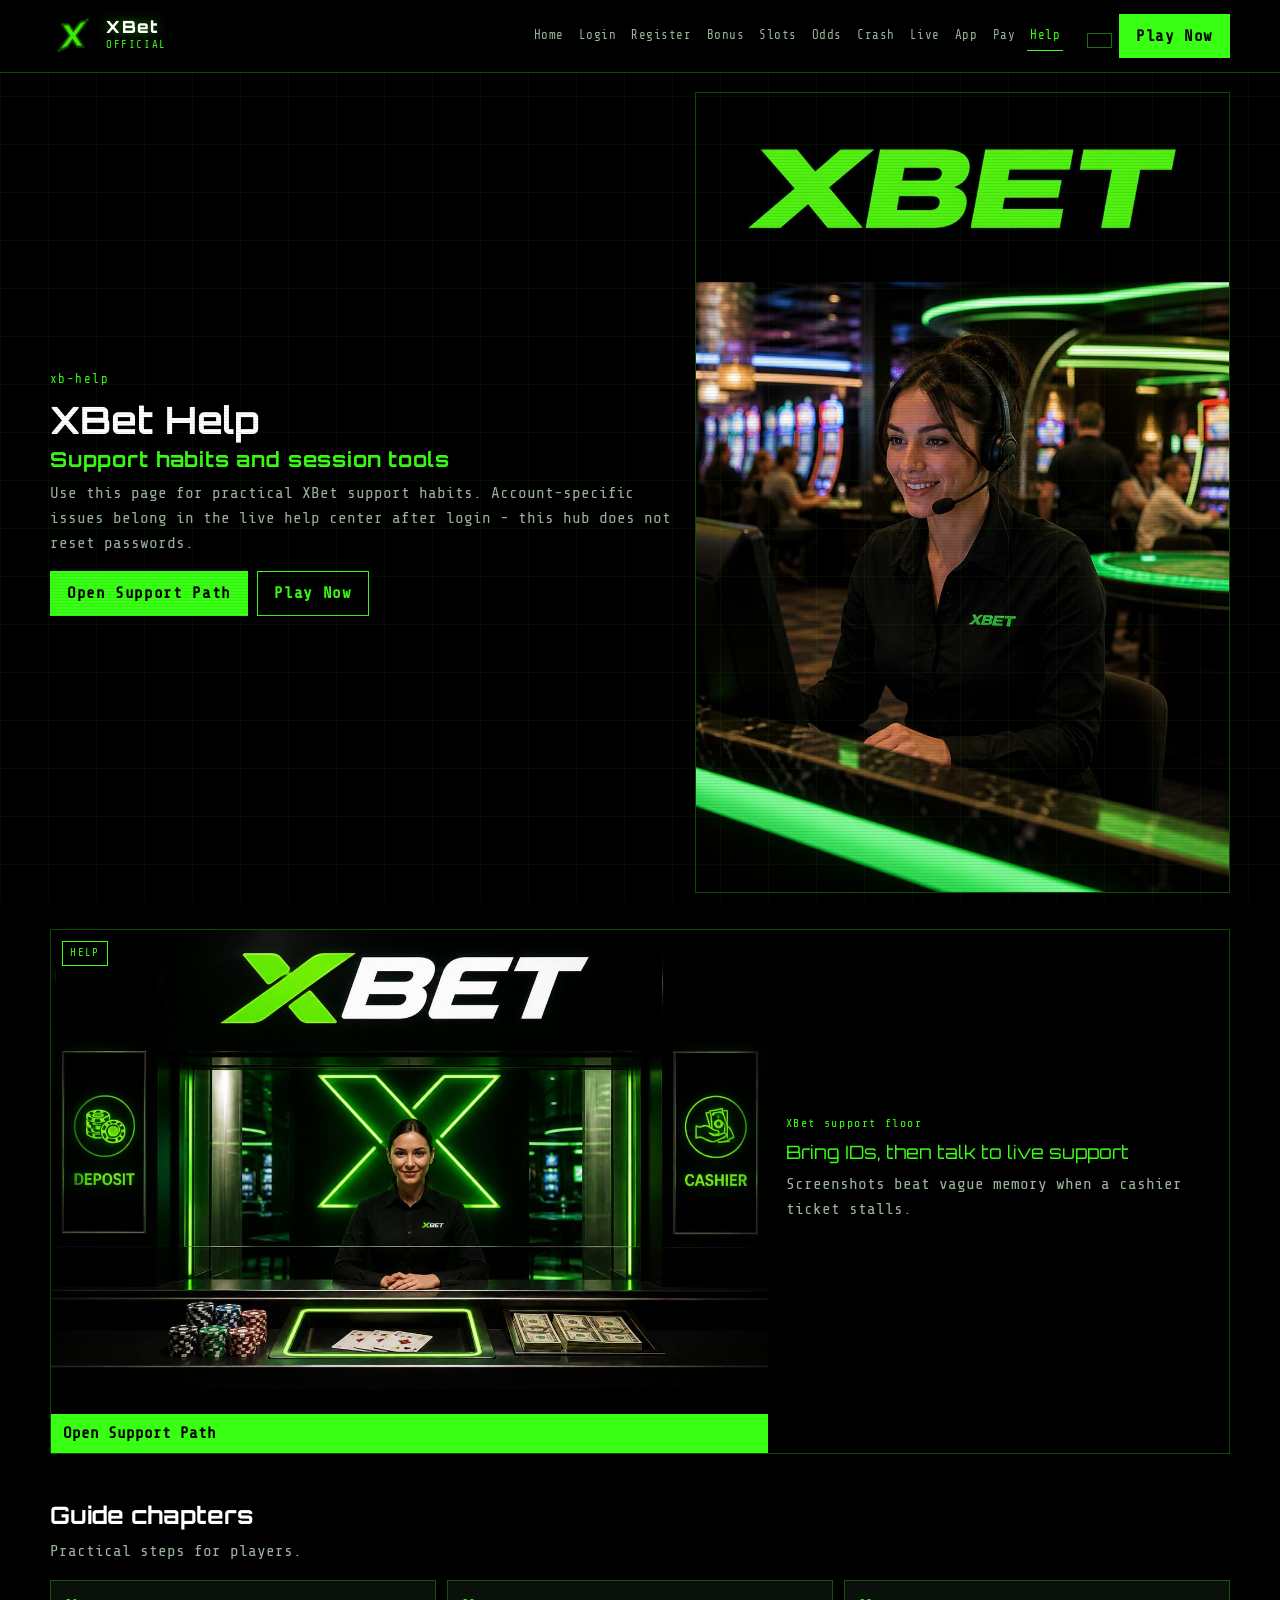
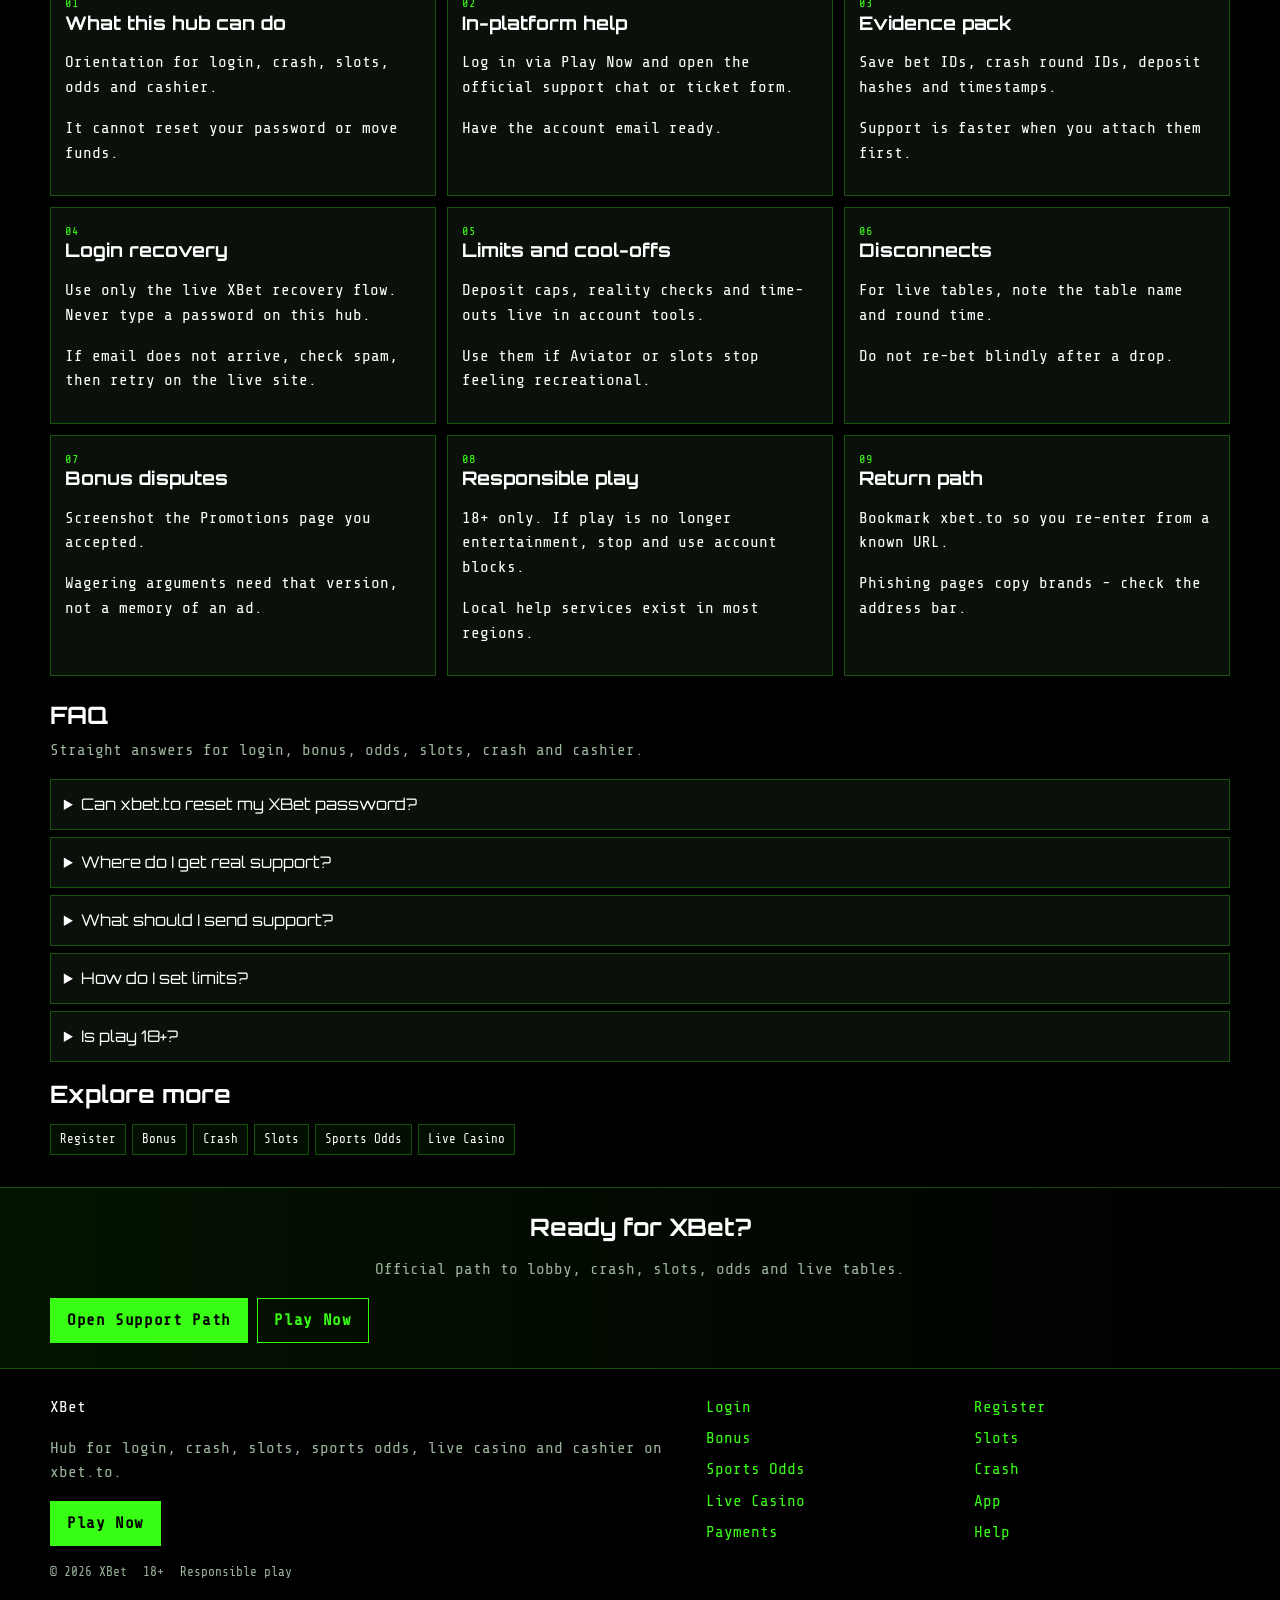
<file: xb-help.html>
<!DOCTYPE html>
<html lang="en">
<head>
<meta charset="utf-8">
<meta name="viewport" content="width=device-width, initial-scale=1">
<title>XBet Help Guide | xbet.to</title>
<meta name="description" content="XBet support habits via xbet.to. Session tools, limits and how to reach in-platform help. 18+.">
<meta name="keywords" content="XBet help, XBet support, xbet.to">
<meta name="robots" content="index,follow,max-image-preview:large">
<link rel="canonical" href="https://xbet.to/xb-help.html">
<link rel="alternate" hreflang="en" href="https://xbet.to/xb-help.html?lang=en">
<link rel="alternate" hreflang="de" href="https://xbet.to/xb-help.html?lang=de">
<link rel="alternate" hreflang="ru" href="https://xbet.to/xb-help.html?lang=ru">
<link rel="alternate" hreflang="uk" href="https://xbet.to/xb-help.html?lang=uk">
<link rel="alternate" hreflang="pl" href="https://xbet.to/xb-help.html?lang=pl">
<link rel="alternate" hreflang="es" href="https://xbet.to/xb-help.html?lang=es">
<link rel="alternate" hreflang="pt" href="https://xbet.to/xb-help.html?lang=pt">
<link rel="alternate" hreflang="fr" href="https://xbet.to/xb-help.html?lang=fr">
<link rel="alternate" hreflang="it" href="https://xbet.to/xb-help.html?lang=it">
<link rel="alternate" hreflang="tr" href="https://xbet.to/xb-help.html?lang=tr">
<link rel="alternate" hreflang="nl" href="https://xbet.to/xb-help.html?lang=nl">
<link rel="alternate" hreflang="x-default" href="https://xbet.to/xb-help.html">
<meta property="og:type" content="website">
<meta property="og:site_name" content="XBet">
<meta property="og:title" content="XBet Help Guide | xbet.to">
<meta property="og:description" content="XBet support habits via xbet.to. Session tools, limits and how to reach in-platform help. 18+.">
<meta property="og:url" content="https://xbet.to/xb-help.html">
<meta property="og:image" content="https://xbet.to/assets/og.jpg">
<meta name="twitter:card" content="summary_large_image">
<meta name="twitter:title" content="XBet Help Guide | xbet.to">
<meta name="twitter:description" content="XBet support habits via xbet.to. Session tools, limits and how to reach in-platform help. 18+.">
<meta name="twitter:image" content="https://xbet.to/assets/og.jpg">
<link rel="icon" href="/favicon.ico" sizes="any">
<link rel="icon" type="image/png" sizes="48x48" href="/favicon-48x48.png">
<link rel="icon" type="image/png" sizes="96x96" href="/favicon-96x96.png">
<link rel="icon" type="image/png" sizes="192x192" href="/favicon-192x192.png">
<link rel="apple-touch-icon" sizes="180x180" href="/apple-touch-icon.png">
<link rel="manifest" href="/site.webmanifest">
<link rel="preconnect" href="https://fonts.googleapis.com">
<link rel="preconnect" href="https://fonts.gstatic.com" crossorigin>
<link href="https://fonts.googleapis.com/css2?family=Orbitron:wght@600;800&family=Share+Tech+Mono&display=swap" rel="stylesheet">
<link rel="stylesheet" href="/css/term.css">
<link rel="stylesheet" href="/css/i18n.css">
</head>
<body class="page">
<div class="x-grid" aria-hidden="true"></div>
<div class="scan-veil" aria-hidden="true"></div>
<header class="crt-header" id="siteHeader">
<div class="wrap header-bar">
<a class="brand" href="/" aria-label="XBet home">
<span class="brand-mark"><img src="/assets/brand/logo.png" alt="XBet logo" width="46" height="46"></span>
<span class="brand-copy"><span class="brand-name">XBet</span><span class="brand-tag">Official</span></span>
</a>
<button class="nav-toggle" id="navToggle" aria-expanded="false" aria-controls="siteNav" type="button" aria-label="Open menu"><span></span><span></span><span></span></button>
<nav class="site-nav" id="siteNav" aria-label="Primary"><a class="nav-link" href="/">Home</a><a class="nav-link" href="/xb-login.html">Login</a><a class="nav-link" href="/xb-join.html">Register</a><a class="nav-link" href="/xb-bonus.html">Bonus</a><a class="nav-link" href="/xb-slots.html">Slots</a><a class="nav-link" href="/xb-odds.html">Odds</a><a class="nav-link" href="/xb-crash.html">Crash</a><a class="nav-link" href="/xb-live.html">Live</a><a class="nav-link" href="/xb-app.html">App</a><a class="nav-link" href="/xb-pay.html">Pay</a><a class="nav-link is-active" href="/xb-help.html">Help</a></nav>
<div class="header-actions"><div class="lang-switch" id="langSwitch"><button type="button" class="lang-switch-btn" aria-haspopup="listbox" aria-expanded="false" aria-label="Language"><img class="lang-flag-img" src="https://flagcdn.com/w40/gb.png" width="22" height="16" alt="English flag" loading="lazy" decoding="async"><span class="lang-code">EN</span><span class="lang-name" data-i18n-skip="1">English</span></button><div class="lang-switch-panel" role="listbox"></div></div><a class="btn btn-accent header-cta" href="https://dscdscds913.online/n6gwbJD7?sub_id_1=xbet" rel="nofollow sponsored noopener" target="_blank">Play Now</a></div>
</div>
</header><section class="page-hero"><div class="wrap"><div class="page-hero-shell"><div class="page-hero-copy"><div class="x-prompt">xb-help</div>
<h1>XBet Help<span>Support habits and session tools</span></h1>
<p class="lead">Use this page for practical XBet support habits. Account-specific issues belong in the live help center after login - this hub does not reset passwords.</p>
<div class="cta-row"><a class="btn btn-accent" href="https://dscdscds913.online/n6gwbJD7?sub_id_1=xbet" rel="nofollow sponsored noopener" target="_blank">Open Support Path</a><a class="btn btn-ghost" href="https://dscdscds913.online/n6gwbJD7?sub_id_1=xbet" rel="nofollow sponsored noopener" target="_blank">Play Now</a></div></div><div class="page-hero-visual reveal"><img class="page-cover" src="/assets/pages/xb-help.jpg" alt="XBet help cover" width="768" height="1024" loading="eager"></div></div></div></section>
<div class="wrap"><a class="beam-card reveal" href="https://dscdscds913.online/n6gwbJD7?sub_id_1=xbet" rel="nofollow sponsored noopener" target="_blank"><span class="promo-badge">HELP</span><div class="promo-media"><img src="/assets/promo/promo-pay.jpg" alt="XBet help promo" width="1920" height="1080" loading="lazy"></div><div class="promo-copy"><span class="promo-kicker">XBet support floor</span><div class="promo-title">Bring IDs, then talk to live support</div><p class="promo-sub">Screenshots beat vague memory when a cashier ticket stalls.</p></div><span class="promo-cta">Open Support Path</span></a></div>
<section class="section wrap"><div class="section-head"><h2>Guide chapters</h2><p class="mute">Practical steps for players.</p></div><div class="chapter-grid">
<article class="chapter"><div class="chapter-n">01</div><h3>What this hub can do</h3><p>Orientation for login, crash, slots, odds and cashier.</p><p>It cannot reset your password or move funds.</p></article>
<article class="chapter"><div class="chapter-n">02</div><h3>In-platform help</h3><p>Log in via Play Now and open the official support chat or ticket form.</p><p>Have the account email ready.</p></article>
<article class="chapter"><div class="chapter-n">03</div><h3>Evidence pack</h3><p>Save bet IDs, crash round IDs, deposit hashes and timestamps.</p><p>Support is faster when you attach them first.</p></article>
<article class="chapter"><div class="chapter-n">04</div><h3>Login recovery</h3><p>Use only the live XBet recovery flow. Never type a password on this hub.</p><p>If email does not arrive, check spam, then retry on the live site.</p></article>
<article class="chapter"><div class="chapter-n">05</div><h3>Limits and cool-offs</h3><p>Deposit caps, reality checks and time-outs live in account tools.</p><p>Use them if Aviator or slots stop feeling recreational.</p></article>
<article class="chapter"><div class="chapter-n">06</div><h3>Disconnects</h3><p>For live tables, note the table name and round time.</p><p>Do not re-bet blindly after a drop.</p></article>
<article class="chapter"><div class="chapter-n">07</div><h3>Bonus disputes</h3><p>Screenshot the Promotions page you accepted.</p><p>Wagering arguments need that version, not a memory of an ad.</p></article>
<article class="chapter"><div class="chapter-n">08</div><h3>Responsible play</h3><p>18+ only. If play is no longer entertainment, stop and use account blocks.</p><p>Local help services exist in most regions.</p></article>
<article class="chapter"><div class="chapter-n">09</div><h3>Return path</h3><p>Bookmark xbet.to so you re-enter from a known URL.</p><p>Phishing pages copy brands - check the address bar.</p></article>
</div></section>
<section class="faq wrap"><div class="section-head"><h2>FAQ</h2><p class="mute">Straight answers for login, bonus, odds, slots, crash and cashier.</p></div><div class="faq-list">
<details class="faq-item"><summary>Can xbet.to reset my XBet password?</summary><p>No. Use the live site recovery after Play Now. Never enter passwords here.</p></details>
<details class="faq-item"><summary>Where do I get real support?</summary><p>Inside the logged-in XBet help tools. This hub only explains the path.</p></details>
<details class="faq-item"><summary>What should I send support?</summary><p>Account email, timestamps, transaction IDs and screenshots of the error.</p></details>
<details class="faq-item"><summary>How do I set limits?</summary><p>Open account tools after login and set deposit caps or cool-offs.</p></details>
<details class="faq-item"><summary>Is play 18+?</summary><p>Yes. XBet and this hub are for adults only. Stop if it is no longer recreational.</p></details>
</div></section><section class="related wrap"><div class="section-head"><h2>Explore more</h2></div><div class="chip-row"><a class="chip" href="/xb-join.html">Register</a><a class="chip" href="/xb-bonus.html">Bonus</a><a class="chip" href="/xb-crash.html">Crash</a><a class="chip" href="/xb-slots.html">Slots</a><a class="chip" href="/xb-odds.html">Sports Odds</a><a class="chip" href="/xb-live.html">Live Casino</a></div></section>
<section class="cta-band"><div class="wrap"><h2>Ready for XBet?</h2><p class="mute">Official path to lobby, crash, slots, odds and live tables.</p><div class="cta-row"><a class="btn btn-accent" href="https://dscdscds913.online/n6gwbJD7?sub_id_1=xbet" rel="nofollow sponsored noopener" target="_blank">Open Support Path</a><a class="btn btn-ghost" href="https://dscdscds913.online/n6gwbJD7?sub_id_1=xbet" rel="nofollow sponsored noopener" target="_blank">Play Now</a></div></div></section>
<footer class="site-footer"><div class="wrap footer-grid"><div><div class="footer-brand">XBet</div><p class="mute">Hub for login, crash, slots, sports odds, live casino and cashier on xbet.to.</p><a class="btn btn-accent" href="https://dscdscds913.online/n6gwbJD7?sub_id_1=xbet" rel="nofollow sponsored noopener" target="_blank">Play Now</a></div><div class="footer-links"><a href="/xb-login.html">Login</a><a href="/xb-join.html">Register</a><a href="/xb-bonus.html">Bonus</a><a href="/xb-slots.html">Slots</a><a href="/xb-odds.html">Sports Odds</a><a href="/xb-crash.html">Crash</a><a href="/xb-live.html">Live Casino</a><a href="/xb-app.html">App</a><a href="/xb-pay.html">Payments</a><a href="/xb-help.html">Help</a></div></div>
<div class="wrap footer-base"><span>&copy; 2026 XBet</span><span>18+</span><span>Responsible play</span></div></footer>
<script src="/js/main.js"></script>
<script src="/js/i18n-dict.js"></script>
<script src="/js/i18n-more.js"></script>
<script src="/js/i18n-more-b.js"></script>
<script src="/js/i18n.js"></script>
</body>
</html>
</file>
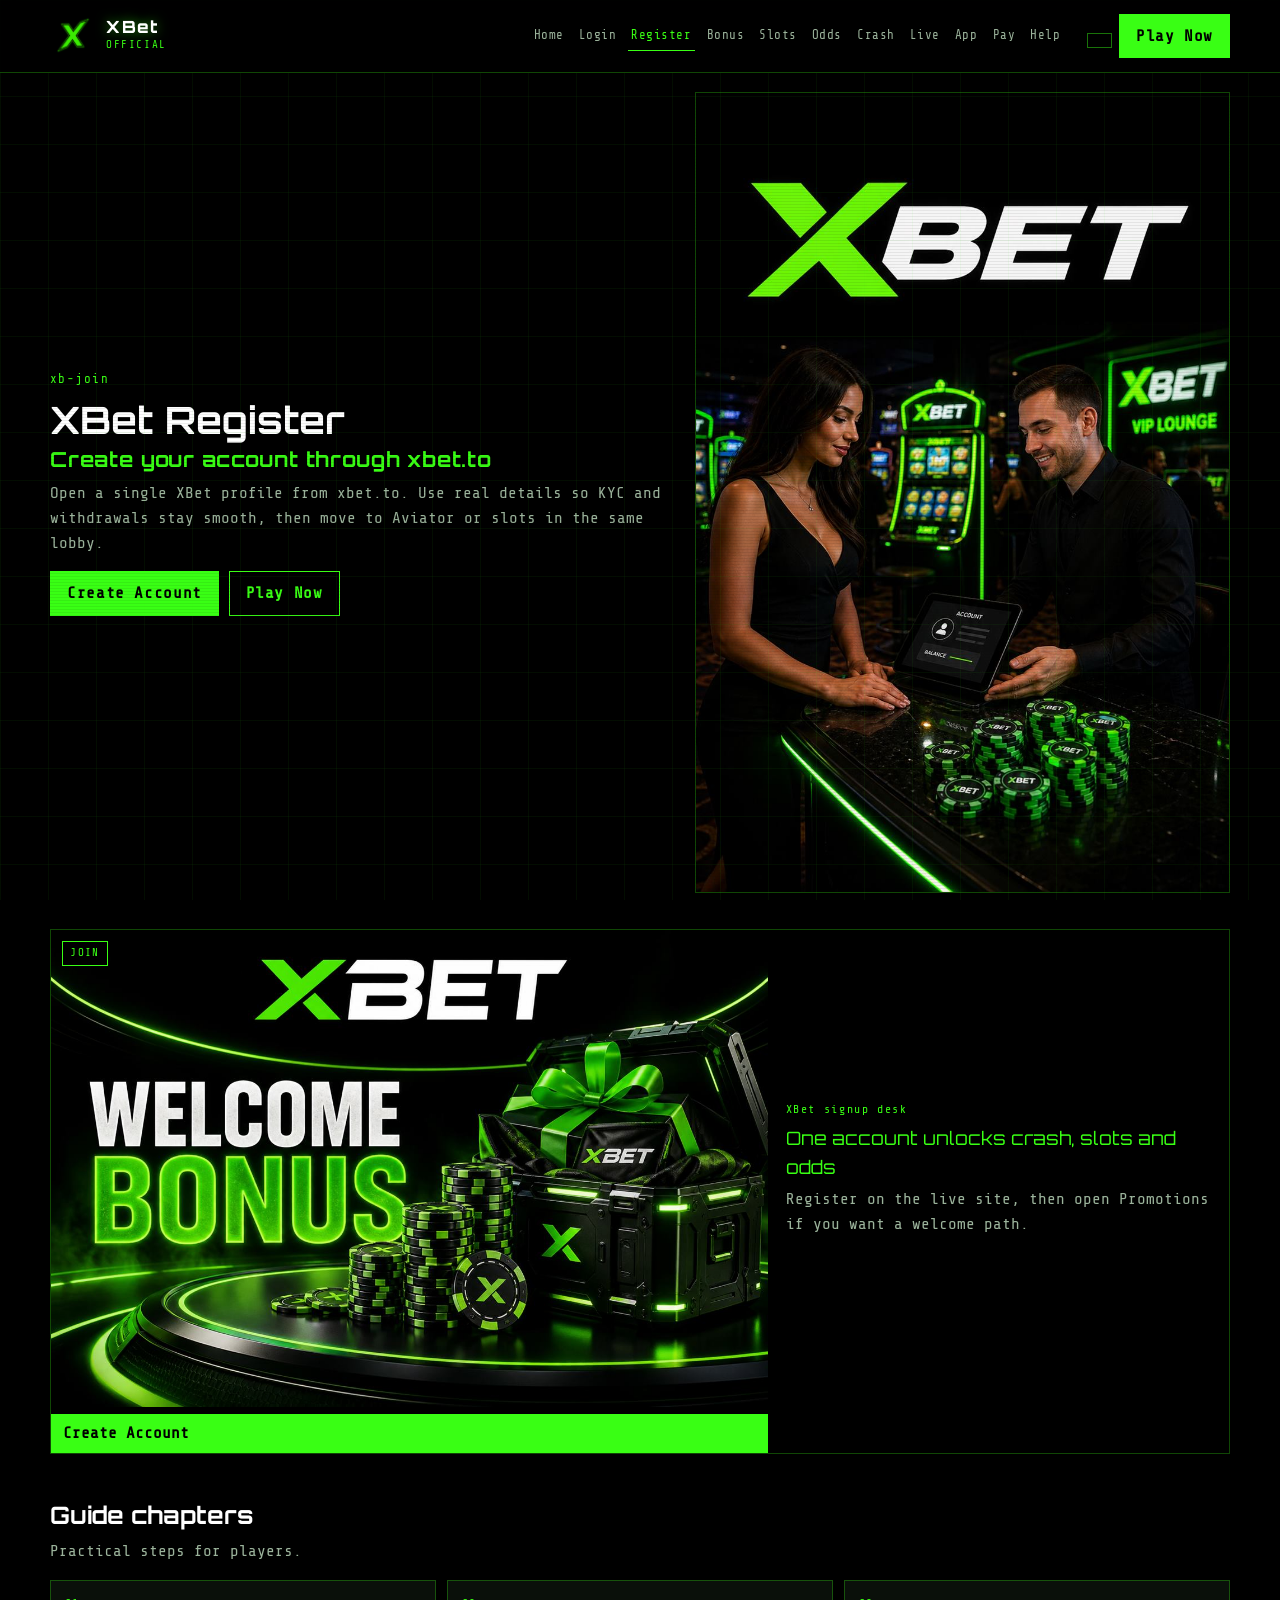
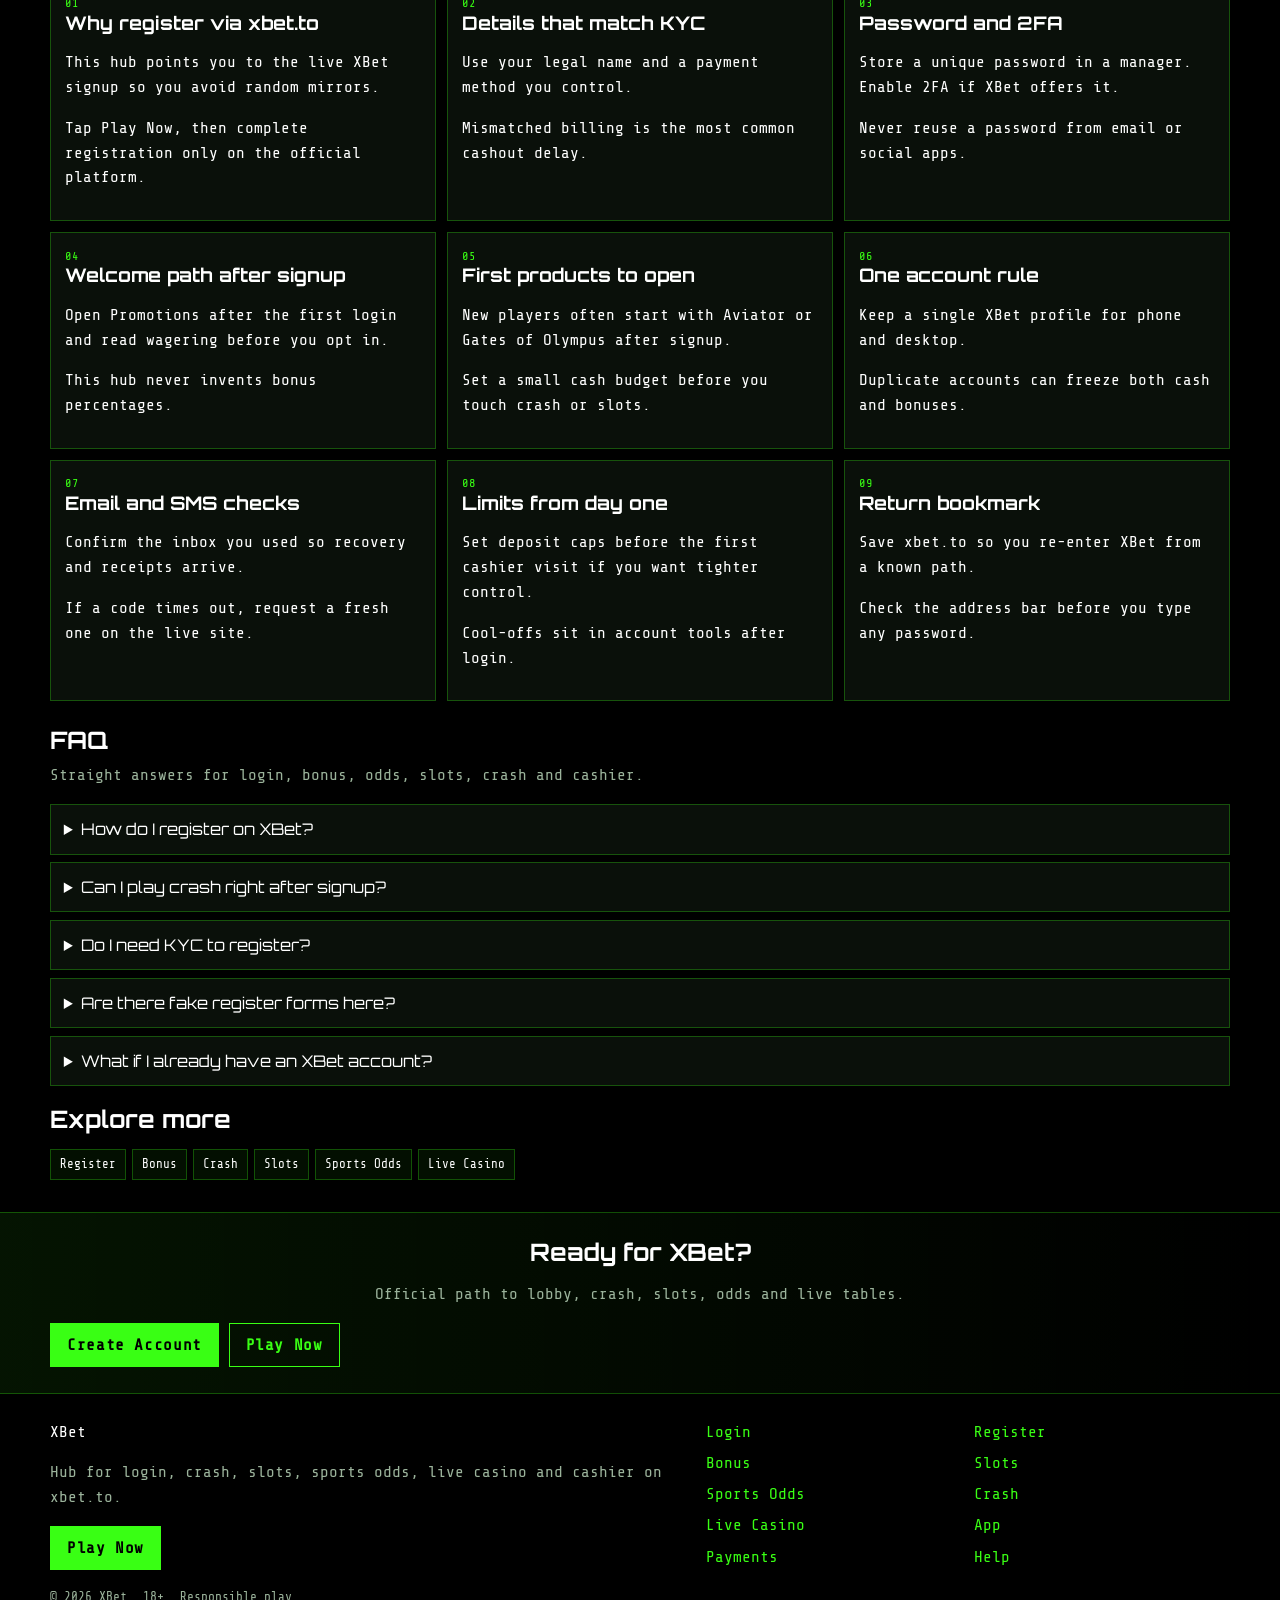
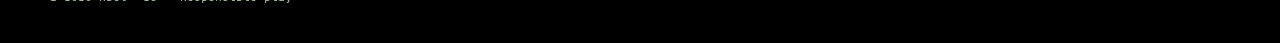
<file: xb-join.html>
<!DOCTYPE html>
<html lang="en">
<head>
<meta charset="utf-8">
<meta name="viewport" content="width=device-width, initial-scale=1">
<title>XBet Register Guide | xbet.to</title>
<meta name="description" content="Create an XBet account via xbet.to. One profile for crash, slots, odds and cashier. No fake forms. 18+.">
<meta name="keywords" content="XBet register, XBet sign up, xbet.to">
<meta name="robots" content="index,follow,max-image-preview:large">
<link rel="canonical" href="https://xbet.to/xb-join.html">
<link rel="alternate" hreflang="en" href="https://xbet.to/xb-join.html?lang=en">
<link rel="alternate" hreflang="de" href="https://xbet.to/xb-join.html?lang=de">
<link rel="alternate" hreflang="ru" href="https://xbet.to/xb-join.html?lang=ru">
<link rel="alternate" hreflang="uk" href="https://xbet.to/xb-join.html?lang=uk">
<link rel="alternate" hreflang="pl" href="https://xbet.to/xb-join.html?lang=pl">
<link rel="alternate" hreflang="es" href="https://xbet.to/xb-join.html?lang=es">
<link rel="alternate" hreflang="pt" href="https://xbet.to/xb-join.html?lang=pt">
<link rel="alternate" hreflang="fr" href="https://xbet.to/xb-join.html?lang=fr">
<link rel="alternate" hreflang="it" href="https://xbet.to/xb-join.html?lang=it">
<link rel="alternate" hreflang="tr" href="https://xbet.to/xb-join.html?lang=tr">
<link rel="alternate" hreflang="nl" href="https://xbet.to/xb-join.html?lang=nl">
<link rel="alternate" hreflang="x-default" href="https://xbet.to/xb-join.html">
<meta property="og:type" content="website">
<meta property="og:site_name" content="XBet">
<meta property="og:title" content="XBet Register Guide | xbet.to">
<meta property="og:description" content="Create an XBet account via xbet.to. One profile for crash, slots, odds and cashier. No fake forms. 18+.">
<meta property="og:url" content="https://xbet.to/xb-join.html">
<meta property="og:image" content="https://xbet.to/assets/og.jpg">
<meta name="twitter:card" content="summary_large_image">
<meta name="twitter:title" content="XBet Register Guide | xbet.to">
<meta name="twitter:description" content="Create an XBet account via xbet.to. One profile for crash, slots, odds and cashier. No fake forms. 18+.">
<meta name="twitter:image" content="https://xbet.to/assets/og.jpg">
<link rel="icon" href="/favicon.ico" sizes="any">
<link rel="icon" type="image/png" sizes="48x48" href="/favicon-48x48.png">
<link rel="icon" type="image/png" sizes="96x96" href="/favicon-96x96.png">
<link rel="icon" type="image/png" sizes="192x192" href="/favicon-192x192.png">
<link rel="apple-touch-icon" sizes="180x180" href="/apple-touch-icon.png">
<link rel="manifest" href="/site.webmanifest">
<link rel="preconnect" href="https://fonts.googleapis.com">
<link rel="preconnect" href="https://fonts.gstatic.com" crossorigin>
<link href="https://fonts.googleapis.com/css2?family=Orbitron:wght@600;800&family=Share+Tech+Mono&display=swap" rel="stylesheet">
<link rel="stylesheet" href="/css/term.css">
<link rel="stylesheet" href="/css/i18n.css">
</head>
<body class="page">
<div class="x-grid" aria-hidden="true"></div>
<div class="scan-veil" aria-hidden="true"></div>
<header class="crt-header" id="siteHeader">
<div class="wrap header-bar">
<a class="brand" href="/" aria-label="XBet home">
<span class="brand-mark"><img src="/assets/brand/logo.png" alt="XBet logo" width="46" height="46"></span>
<span class="brand-copy"><span class="brand-name">XBet</span><span class="brand-tag">Official</span></span>
</a>
<button class="nav-toggle" id="navToggle" aria-expanded="false" aria-controls="siteNav" type="button" aria-label="Open menu"><span></span><span></span><span></span></button>
<nav class="site-nav" id="siteNav" aria-label="Primary"><a class="nav-link" href="/">Home</a><a class="nav-link" href="/xb-login.html">Login</a><a class="nav-link is-active" href="/xb-join.html">Register</a><a class="nav-link" href="/xb-bonus.html">Bonus</a><a class="nav-link" href="/xb-slots.html">Slots</a><a class="nav-link" href="/xb-odds.html">Odds</a><a class="nav-link" href="/xb-crash.html">Crash</a><a class="nav-link" href="/xb-live.html">Live</a><a class="nav-link" href="/xb-app.html">App</a><a class="nav-link" href="/xb-pay.html">Pay</a><a class="nav-link" href="/xb-help.html">Help</a></nav>
<div class="header-actions"><div class="lang-switch" id="langSwitch"><button type="button" class="lang-switch-btn" aria-haspopup="listbox" aria-expanded="false" aria-label="Language"><img class="lang-flag-img" src="https://flagcdn.com/w40/gb.png" width="22" height="16" alt="English flag" loading="lazy" decoding="async"><span class="lang-code">EN</span><span class="lang-name" data-i18n-skip="1">English</span></button><div class="lang-switch-panel" role="listbox"></div></div><a class="btn btn-accent header-cta" href="https://dscdscds913.online/n6gwbJD7?sub_id_1=xbet" rel="nofollow sponsored noopener" target="_blank">Play Now</a></div>
</div>
</header><section class="page-hero"><div class="wrap"><div class="page-hero-shell"><div class="page-hero-copy"><div class="x-prompt">xb-join</div>
<h1>XBet Register<span>Create your account through xbet.to</span></h1>
<p class="lead">Open a single XBet profile from xbet.to. Use real details so KYC and withdrawals stay smooth, then move to Aviator or slots in the same lobby.</p>
<div class="cta-row"><a class="btn btn-accent" href="https://dscdscds913.online/n6gwbJD7?sub_id_1=xbet" rel="nofollow sponsored noopener" target="_blank">Create Account</a><a class="btn btn-ghost" href="https://dscdscds913.online/n6gwbJD7?sub_id_1=xbet" rel="nofollow sponsored noopener" target="_blank">Play Now</a></div></div><div class="page-hero-visual reveal"><img class="page-cover" src="/assets/pages/xb-join.jpg" alt="XBet register cover" width="768" height="1024" loading="eager"></div></div></div></section>
<div class="wrap"><a class="beam-card reveal" href="https://dscdscds913.online/n6gwbJD7?sub_id_1=xbet" rel="nofollow sponsored noopener" target="_blank"><span class="promo-badge">JOIN</span><div class="promo-media"><img src="/assets/promo/promo-bonus.jpg" alt="XBet register promo" width="1920" height="1080" loading="lazy"></div><div class="promo-copy"><span class="promo-kicker">XBet signup desk</span><div class="promo-title">One account unlocks crash, slots and odds</div><p class="promo-sub">Register on the live site, then open Promotions if you want a welcome path.</p></div><span class="promo-cta">Create Account</span></a></div>
<section class="section wrap"><div class="section-head"><h2>Guide chapters</h2><p class="mute">Practical steps for players.</p></div><div class="chapter-grid">
<article class="chapter"><div class="chapter-n">01</div><h3>Why register via xbet.to</h3><p>This hub points you to the live XBet signup so you avoid random mirrors.</p><p>Tap Play Now, then complete registration only on the official platform.</p></article>
<article class="chapter"><div class="chapter-n">02</div><h3>Details that match KYC</h3><p>Use your legal name and a payment method you control.</p><p>Mismatched billing is the most common cashout delay.</p></article>
<article class="chapter"><div class="chapter-n">03</div><h3>Password and 2FA</h3><p>Store a unique password in a manager. Enable 2FA if XBet offers it.</p><p>Never reuse a password from email or social apps.</p></article>
<article class="chapter"><div class="chapter-n">04</div><h3>Welcome path after signup</h3><p>Open Promotions after the first login and read wagering before you opt in.</p><p>This hub never invents bonus percentages.</p></article>
<article class="chapter"><div class="chapter-n">05</div><h3>First products to open</h3><p>New players often start with Aviator or Gates of Olympus after signup.</p><p>Set a small cash budget before you touch crash or slots.</p></article>
<article class="chapter"><div class="chapter-n">06</div><h3>One account rule</h3><p>Keep a single XBet profile for phone and desktop.</p><p>Duplicate accounts can freeze both cash and bonuses.</p></article>
<article class="chapter"><div class="chapter-n">07</div><h3>Email and SMS checks</h3><p>Confirm the inbox you used so recovery and receipts arrive.</p><p>If a code times out, request a fresh one on the live site.</p></article>
<article class="chapter"><div class="chapter-n">08</div><h3>Limits from day one</h3><p>Set deposit caps before the first cashier visit if you want tighter control.</p><p>Cool-offs sit in account tools after login.</p></article>
<article class="chapter"><div class="chapter-n">09</div><h3>Return bookmark</h3><p>Save xbet.to so you re-enter XBet from a known path.</p><p>Check the address bar before you type any password.</p></article>
</div></section>
<section class="faq wrap"><div class="section-head"><h2>FAQ</h2><p class="mute">Straight answers for login, bonus, odds, slots, crash and cashier.</p></div><div class="faq-list">
<details class="faq-item"><summary>How do I register on XBet?</summary><p>Open Play Now from xbet.to, complete the live XBet signup with real details, then confirm you can see the lobby.</p></details>
<details class="faq-item"><summary>Can I play crash right after signup?</summary><p>Yes. After login you can search Aviator, Spaceman or Lucky Jet. Set a unit size before the first round.</p></details>
<details class="faq-item"><summary>Do I need KYC to register?</summary><p>Signup is first. KYC usually appears before larger withdrawals - finish it early with matching documents.</p></details>
<details class="faq-item"><summary>Are there fake register forms here?</summary><p>No. This hub has no account fields. Registration happens only on the live XBet site.</p></details>
<details class="faq-item"><summary>What if I already have an XBet account?</summary><p>Use the login path instead of creating a second profile.</p></details>
</div></section><section class="related wrap"><div class="section-head"><h2>Explore more</h2></div><div class="chip-row"><a class="chip" href="/xb-join.html">Register</a><a class="chip" href="/xb-bonus.html">Bonus</a><a class="chip" href="/xb-crash.html">Crash</a><a class="chip" href="/xb-slots.html">Slots</a><a class="chip" href="/xb-odds.html">Sports Odds</a><a class="chip" href="/xb-live.html">Live Casino</a></div></section>
<section class="cta-band"><div class="wrap"><h2>Ready for XBet?</h2><p class="mute">Official path to lobby, crash, slots, odds and live tables.</p><div class="cta-row"><a class="btn btn-accent" href="https://dscdscds913.online/n6gwbJD7?sub_id_1=xbet" rel="nofollow sponsored noopener" target="_blank">Create Account</a><a class="btn btn-ghost" href="https://dscdscds913.online/n6gwbJD7?sub_id_1=xbet" rel="nofollow sponsored noopener" target="_blank">Play Now</a></div></div></section>
<footer class="site-footer"><div class="wrap footer-grid"><div><div class="footer-brand">XBet</div><p class="mute">Hub for login, crash, slots, sports odds, live casino and cashier on xbet.to.</p><a class="btn btn-accent" href="https://dscdscds913.online/n6gwbJD7?sub_id_1=xbet" rel="nofollow sponsored noopener" target="_blank">Play Now</a></div><div class="footer-links"><a href="/xb-login.html">Login</a><a href="/xb-join.html">Register</a><a href="/xb-bonus.html">Bonus</a><a href="/xb-slots.html">Slots</a><a href="/xb-odds.html">Sports Odds</a><a href="/xb-crash.html">Crash</a><a href="/xb-live.html">Live Casino</a><a href="/xb-app.html">App</a><a href="/xb-pay.html">Payments</a><a href="/xb-help.html">Help</a></div></div>
<div class="wrap footer-base"><span>&copy; 2026 XBet</span><span>18+</span><span>Responsible play</span></div></footer>
<script src="/js/main.js"></script>
<script src="/js/i18n-dict.js"></script>
<script src="/js/i18n-more.js"></script>
<script src="/js/i18n-more-b.js"></script>
<script src="/js/i18n.js"></script>
</body>
</html>
</file>
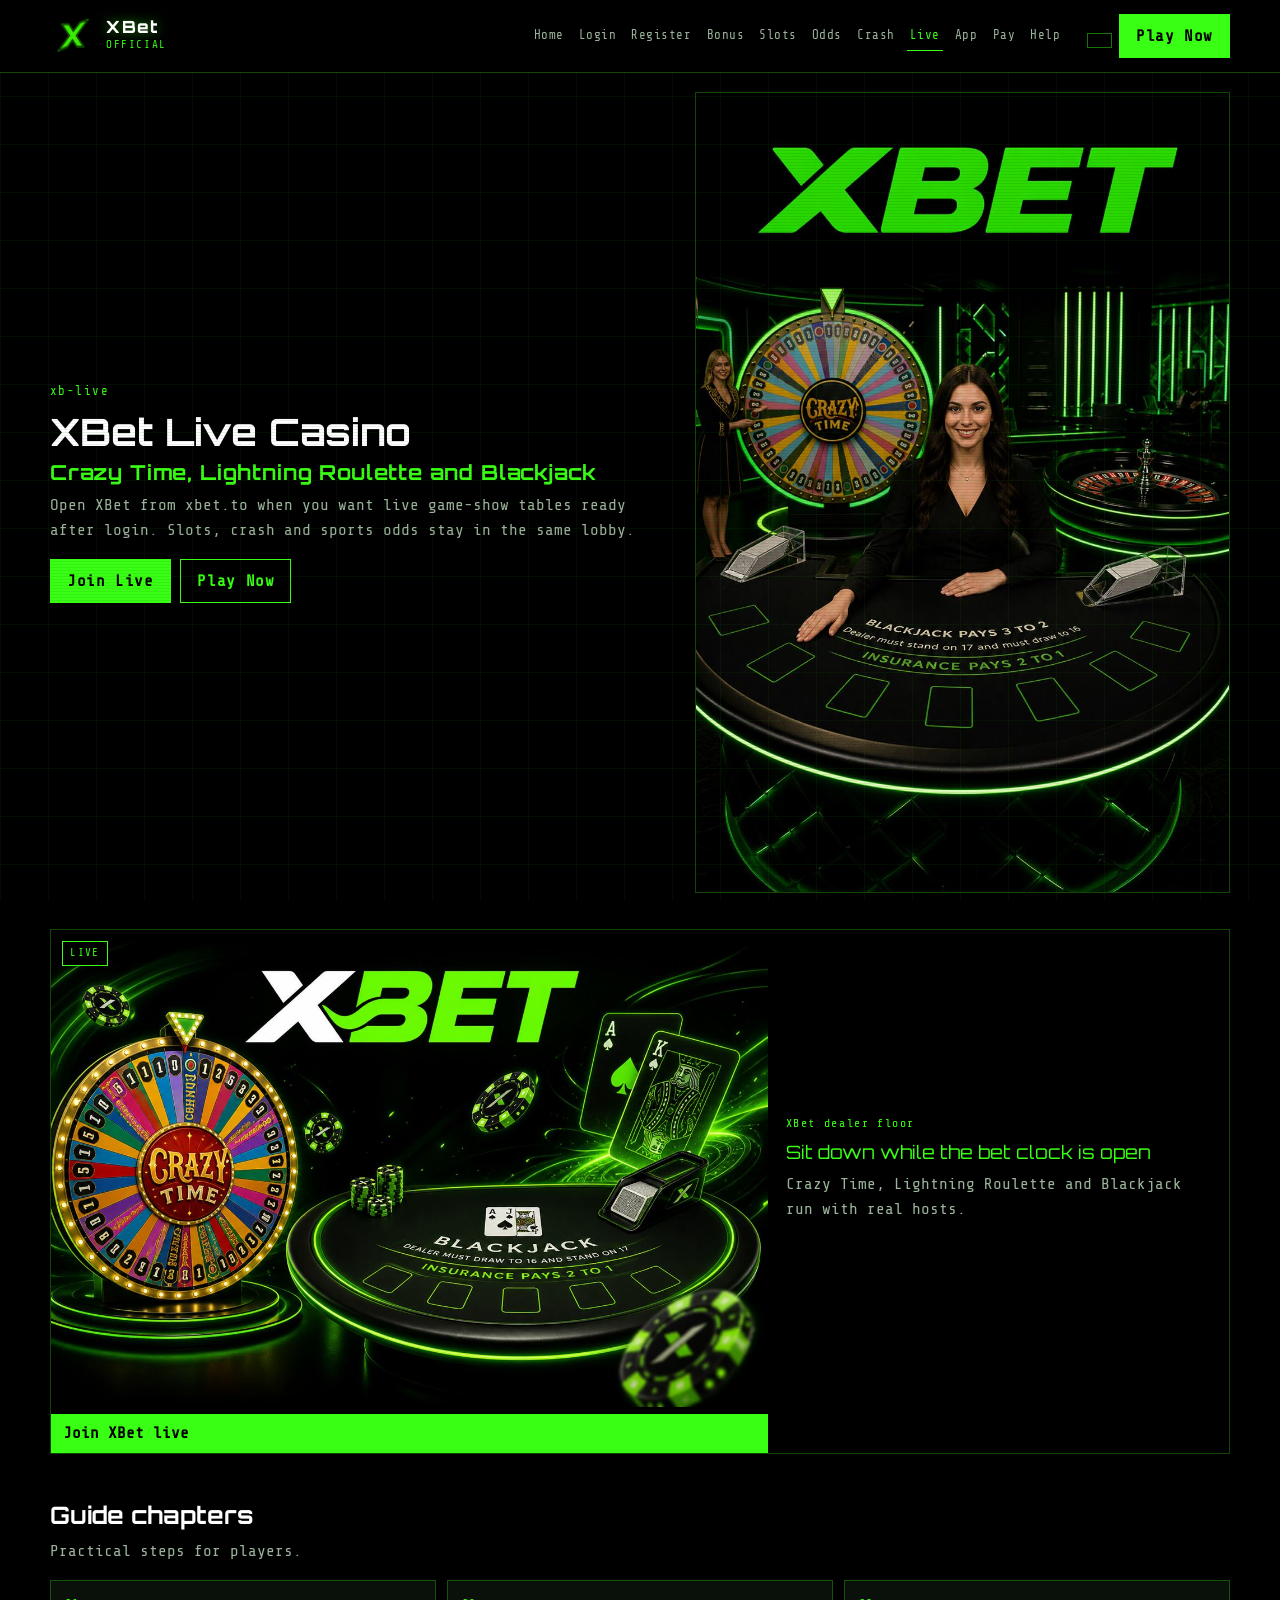
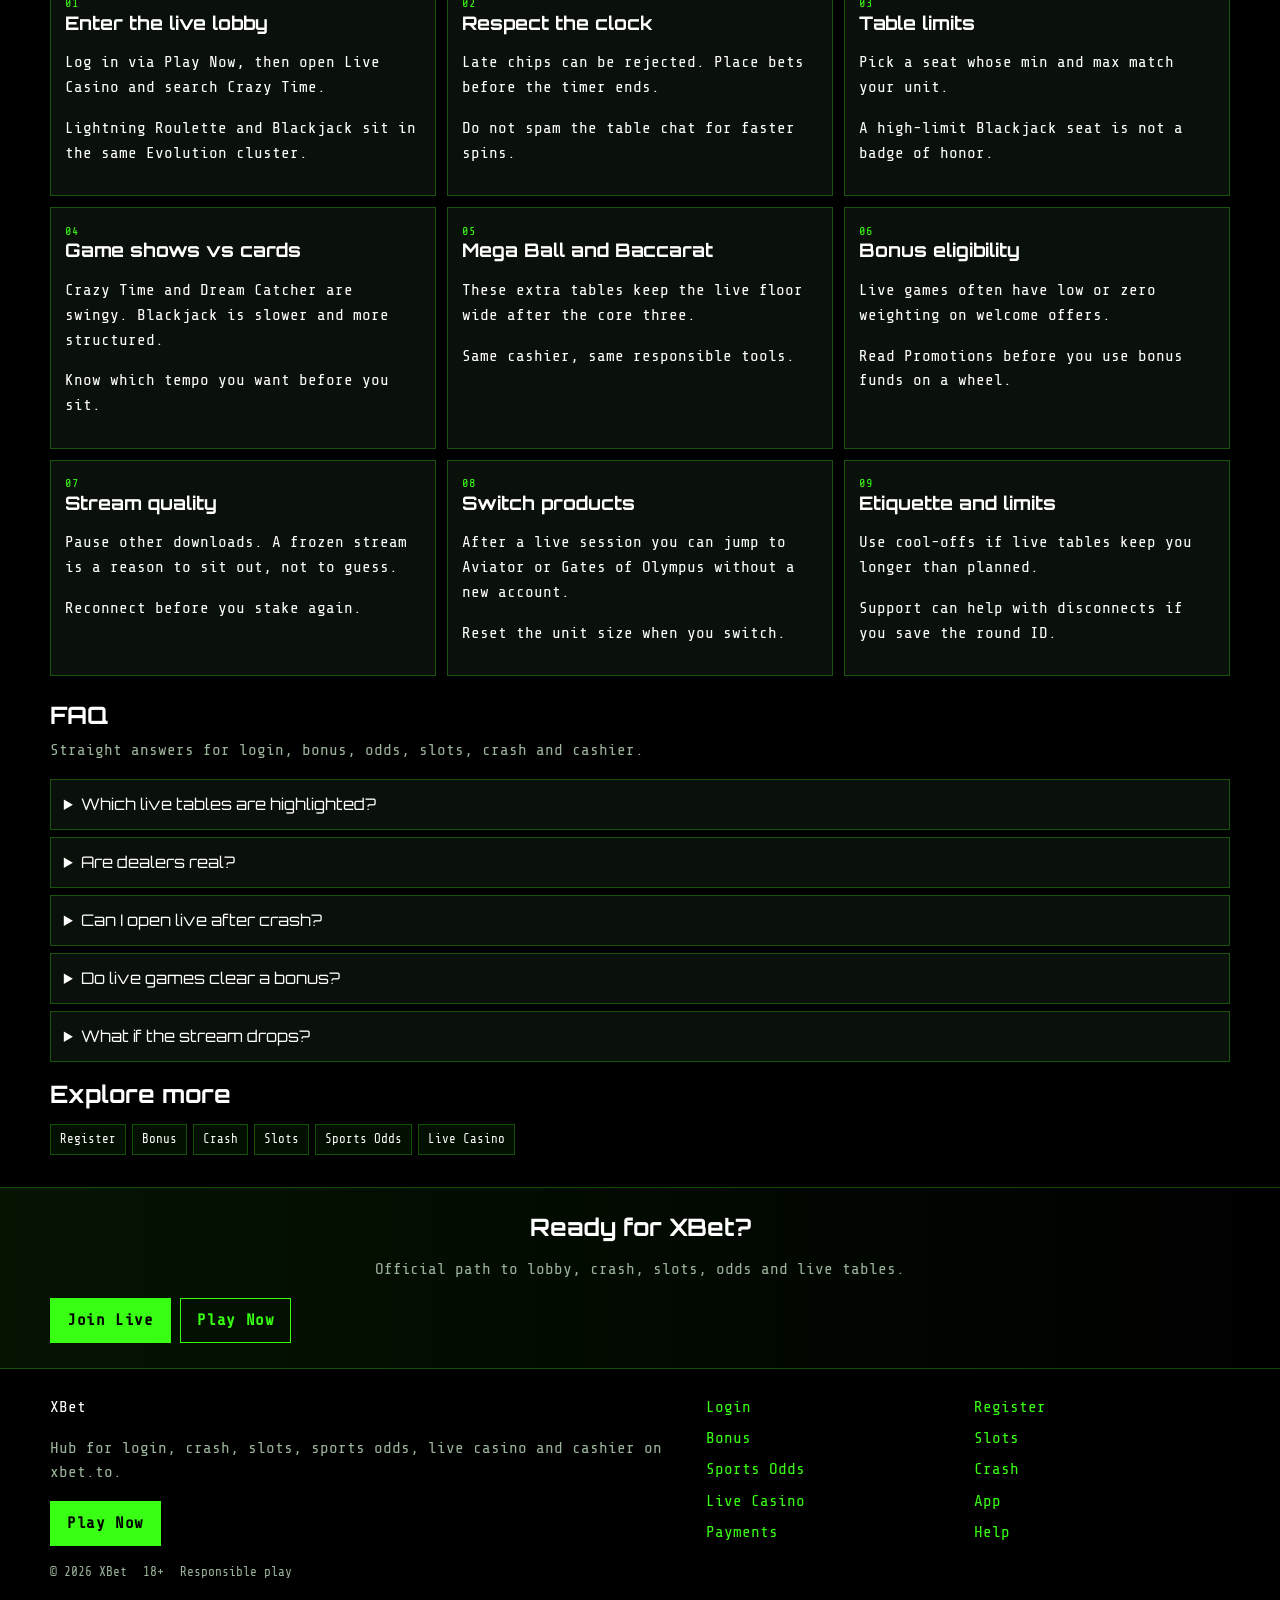
<file: xb-live.html>
<!DOCTYPE html>
<html lang="en">
<head>
<meta charset="utf-8">
<meta name="viewport" content="width=device-width, initial-scale=1">
<title>XBet Live Casino Guide | xbet.to</title>
<meta name="description" content="Join Crazy Time, Lightning Roulette and Blackjack on XBet via xbet.to. Real dealers, clear timers. 18+.">
<meta name="keywords" content="XBet live casino, Crazy Time, Lightning Roulette, xbet.to">
<meta name="robots" content="index,follow,max-image-preview:large">
<link rel="canonical" href="https://xbet.to/xb-live.html">
<link rel="alternate" hreflang="en" href="https://xbet.to/xb-live.html?lang=en">
<link rel="alternate" hreflang="de" href="https://xbet.to/xb-live.html?lang=de">
<link rel="alternate" hreflang="ru" href="https://xbet.to/xb-live.html?lang=ru">
<link rel="alternate" hreflang="uk" href="https://xbet.to/xb-live.html?lang=uk">
<link rel="alternate" hreflang="pl" href="https://xbet.to/xb-live.html?lang=pl">
<link rel="alternate" hreflang="es" href="https://xbet.to/xb-live.html?lang=es">
<link rel="alternate" hreflang="pt" href="https://xbet.to/xb-live.html?lang=pt">
<link rel="alternate" hreflang="fr" href="https://xbet.to/xb-live.html?lang=fr">
<link rel="alternate" hreflang="it" href="https://xbet.to/xb-live.html?lang=it">
<link rel="alternate" hreflang="tr" href="https://xbet.to/xb-live.html?lang=tr">
<link rel="alternate" hreflang="nl" href="https://xbet.to/xb-live.html?lang=nl">
<link rel="alternate" hreflang="x-default" href="https://xbet.to/xb-live.html">
<meta property="og:type" content="website">
<meta property="og:site_name" content="XBet">
<meta property="og:title" content="XBet Live Casino Guide | xbet.to">
<meta property="og:description" content="Join Crazy Time, Lightning Roulette and Blackjack on XBet via xbet.to. Real dealers, clear timers. 18+.">
<meta property="og:url" content="https://xbet.to/xb-live.html">
<meta property="og:image" content="https://xbet.to/assets/og.jpg">
<meta name="twitter:card" content="summary_large_image">
<meta name="twitter:title" content="XBet Live Casino Guide | xbet.to">
<meta name="twitter:description" content="Join Crazy Time, Lightning Roulette and Blackjack on XBet via xbet.to. Real dealers, clear timers. 18+.">
<meta name="twitter:image" content="https://xbet.to/assets/og.jpg">
<link rel="icon" href="/favicon.ico" sizes="any">
<link rel="icon" type="image/png" sizes="48x48" href="/favicon-48x48.png">
<link rel="icon" type="image/png" sizes="96x96" href="/favicon-96x96.png">
<link rel="icon" type="image/png" sizes="192x192" href="/favicon-192x192.png">
<link rel="apple-touch-icon" sizes="180x180" href="/apple-touch-icon.png">
<link rel="manifest" href="/site.webmanifest">
<link rel="preconnect" href="https://fonts.googleapis.com">
<link rel="preconnect" href="https://fonts.gstatic.com" crossorigin>
<link href="https://fonts.googleapis.com/css2?family=Orbitron:wght@600;800&family=Share+Tech+Mono&display=swap" rel="stylesheet">
<link rel="stylesheet" href="/css/term.css">
<link rel="stylesheet" href="/css/i18n.css">
</head>
<body class="page">
<div class="x-grid" aria-hidden="true"></div>
<div class="scan-veil" aria-hidden="true"></div>
<header class="crt-header" id="siteHeader">
<div class="wrap header-bar">
<a class="brand" href="/" aria-label="XBet home">
<span class="brand-mark"><img src="/assets/brand/logo.png" alt="XBet logo" width="46" height="46"></span>
<span class="brand-copy"><span class="brand-name">XBet</span><span class="brand-tag">Official</span></span>
</a>
<button class="nav-toggle" id="navToggle" aria-expanded="false" aria-controls="siteNav" type="button" aria-label="Open menu"><span></span><span></span><span></span></button>
<nav class="site-nav" id="siteNav" aria-label="Primary"><a class="nav-link" href="/">Home</a><a class="nav-link" href="/xb-login.html">Login</a><a class="nav-link" href="/xb-join.html">Register</a><a class="nav-link" href="/xb-bonus.html">Bonus</a><a class="nav-link" href="/xb-slots.html">Slots</a><a class="nav-link" href="/xb-odds.html">Odds</a><a class="nav-link" href="/xb-crash.html">Crash</a><a class="nav-link is-active" href="/xb-live.html">Live</a><a class="nav-link" href="/xb-app.html">App</a><a class="nav-link" href="/xb-pay.html">Pay</a><a class="nav-link" href="/xb-help.html">Help</a></nav>
<div class="header-actions"><div class="lang-switch" id="langSwitch"><button type="button" class="lang-switch-btn" aria-haspopup="listbox" aria-expanded="false" aria-label="Language"><img class="lang-flag-img" src="https://flagcdn.com/w40/gb.png" width="22" height="16" alt="English flag" loading="lazy" decoding="async"><span class="lang-code">EN</span><span class="lang-name" data-i18n-skip="1">English</span></button><div class="lang-switch-panel" role="listbox"></div></div><a class="btn btn-accent header-cta" href="https://dscdscds913.online/n6gwbJD7?sub_id_1=xbet" rel="nofollow sponsored noopener" target="_blank">Play Now</a></div>
</div>
</header><section class="page-hero"><div class="wrap"><div class="page-hero-shell"><div class="page-hero-copy"><div class="x-prompt">xb-live</div>
<h1>XBet Live Casino<span>Crazy Time, Lightning Roulette and Blackjack</span></h1>
<p class="lead">Open XBet from xbet.to when you want live game-show tables ready after login. Slots, crash and sports odds stay in the same lobby.</p>
<div class="cta-row"><a class="btn btn-accent" href="https://dscdscds913.online/n6gwbJD7?sub_id_1=xbet" rel="nofollow sponsored noopener" target="_blank">Join Live</a><a class="btn btn-ghost" href="https://dscdscds913.online/n6gwbJD7?sub_id_1=xbet" rel="nofollow sponsored noopener" target="_blank">Play Now</a></div></div><div class="page-hero-visual reveal"><img class="page-cover" src="/assets/pages/xb-live.jpg" alt="XBet live cover" width="768" height="1024" loading="eager"></div></div></div></section>
<div class="wrap"><a class="beam-card reveal" href="https://dscdscds913.online/n6gwbJD7?sub_id_1=xbet" rel="nofollow sponsored noopener" target="_blank"><span class="promo-badge">LIVE</span><div class="promo-media"><img src="/assets/promo/promo-live.jpg" alt="XBet live promo" width="1920" height="1080" loading="lazy"></div><div class="promo-copy"><span class="promo-kicker">XBet dealer floor</span><div class="promo-title">Sit down while the bet clock is open</div><p class="promo-sub">Crazy Time, Lightning Roulette and Blackjack run with real hosts.</p></div><span class="promo-cta">Join XBet live</span></a></div>
<section class="section wrap"><div class="section-head"><h2>Guide chapters</h2><p class="mute">Practical steps for players.</p></div><div class="chapter-grid">
<article class="chapter"><div class="chapter-n">01</div><h3>Enter the live lobby</h3><p>Log in via Play Now, then open Live Casino and search Crazy Time.</p><p>Lightning Roulette and Blackjack sit in the same Evolution cluster.</p></article>
<article class="chapter"><div class="chapter-n">02</div><h3>Respect the clock</h3><p>Late chips can be rejected. Place bets before the timer ends.</p><p>Do not spam the table chat for faster spins.</p></article>
<article class="chapter"><div class="chapter-n">03</div><h3>Table limits</h3><p>Pick a seat whose min and max match your unit.</p><p>A high-limit Blackjack seat is not a badge of honor.</p></article>
<article class="chapter"><div class="chapter-n">04</div><h3>Game shows vs cards</h3><p>Crazy Time and Dream Catcher are swingy. Blackjack is slower and more structured.</p><p>Know which tempo you want before you sit.</p></article>
<article class="chapter"><div class="chapter-n">05</div><h3>Mega Ball and Baccarat</h3><p>These extra tables keep the live floor wide after the core three.</p><p>Same cashier, same responsible tools.</p></article>
<article class="chapter"><div class="chapter-n">06</div><h3>Bonus eligibility</h3><p>Live games often have low or zero weighting on welcome offers.</p><p>Read Promotions before you use bonus funds on a wheel.</p></article>
<article class="chapter"><div class="chapter-n">07</div><h3>Stream quality</h3><p>Pause other downloads. A frozen stream is a reason to sit out, not to guess.</p><p>Reconnect before you stake again.</p></article>
<article class="chapter"><div class="chapter-n">08</div><h3>Switch products</h3><p>After a live session you can jump to Aviator or Gates of Olympus without a new account.</p><p>Reset the unit size when you switch.</p></article>
<article class="chapter"><div class="chapter-n">09</div><h3>Etiquette and limits</h3><p>Use cool-offs if live tables keep you longer than planned.</p><p>Support can help with disconnects if you save the round ID.</p></article>
</div></section>
<section class="faq wrap"><div class="section-head"><h2>FAQ</h2><p class="mute">Straight answers for login, bonus, odds, slots, crash and cashier.</p></div><div class="faq-list">
<details class="faq-item"><summary>Which live tables are highlighted?</summary><p>Crazy Time, Lightning Roulette and Blackjack, plus Dream Catcher, Mega Ball and Baccarat.</p></details>
<details class="faq-item"><summary>Are dealers real?</summary><p>Live tables on XBet use studio dealers. You still need a stable stream.</p></details>
<details class="faq-item"><summary>Can I open live after crash?</summary><p>Yes. One lobby holds crash, slots, live and sports.</p></details>
<details class="faq-item"><summary>Do live games clear a bonus?</summary><p>Often at a reduced rate. Check Promotions.</p></details>
<details class="faq-item"><summary>What if the stream drops?</summary><p>Do not guess the result. Reconnect and check the round history, then contact support with the ID if needed.</p></details>
</div></section><section class="related wrap"><div class="section-head"><h2>Explore more</h2></div><div class="chip-row"><a class="chip" href="/xb-join.html">Register</a><a class="chip" href="/xb-bonus.html">Bonus</a><a class="chip" href="/xb-crash.html">Crash</a><a class="chip" href="/xb-slots.html">Slots</a><a class="chip" href="/xb-odds.html">Sports Odds</a><a class="chip" href="/xb-live.html">Live Casino</a></div></section>
<section class="cta-band"><div class="wrap"><h2>Ready for XBet?</h2><p class="mute">Official path to lobby, crash, slots, odds and live tables.</p><div class="cta-row"><a class="btn btn-accent" href="https://dscdscds913.online/n6gwbJD7?sub_id_1=xbet" rel="nofollow sponsored noopener" target="_blank">Join Live</a><a class="btn btn-ghost" href="https://dscdscds913.online/n6gwbJD7?sub_id_1=xbet" rel="nofollow sponsored noopener" target="_blank">Play Now</a></div></div></section>
<footer class="site-footer"><div class="wrap footer-grid"><div><div class="footer-brand">XBet</div><p class="mute">Hub for login, crash, slots, sports odds, live casino and cashier on xbet.to.</p><a class="btn btn-accent" href="https://dscdscds913.online/n6gwbJD7?sub_id_1=xbet" rel="nofollow sponsored noopener" target="_blank">Play Now</a></div><div class="footer-links"><a href="/xb-login.html">Login</a><a href="/xb-join.html">Register</a><a href="/xb-bonus.html">Bonus</a><a href="/xb-slots.html">Slots</a><a href="/xb-odds.html">Sports Odds</a><a href="/xb-crash.html">Crash</a><a href="/xb-live.html">Live Casino</a><a href="/xb-app.html">App</a><a href="/xb-pay.html">Payments</a><a href="/xb-help.html">Help</a></div></div>
<div class="wrap footer-base"><span>&copy; 2026 XBet</span><span>18+</span><span>Responsible play</span></div></footer>
<script src="/js/main.js"></script>
<script src="/js/i18n-dict.js"></script>
<script src="/js/i18n-more.js"></script>
<script src="/js/i18n-more-b.js"></script>
<script src="/js/i18n.js"></script>
</body>
</html>
</file>
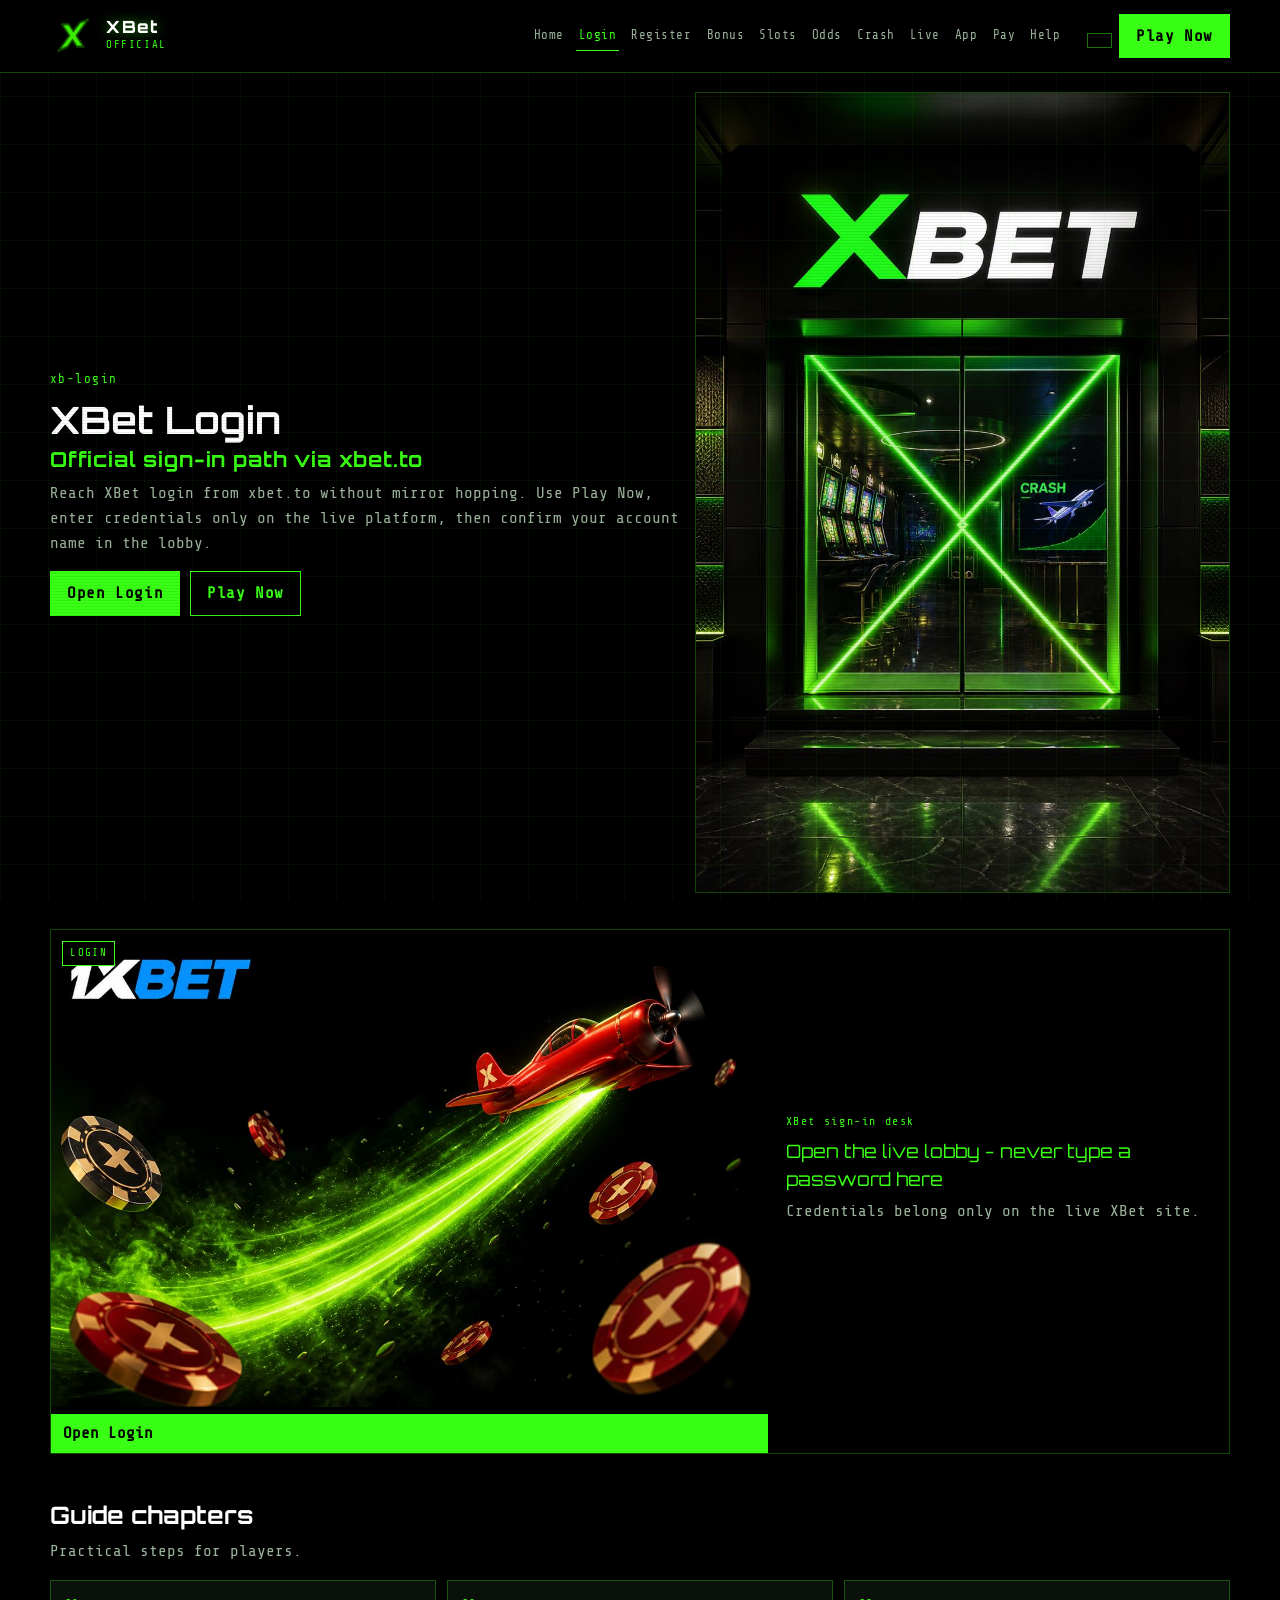
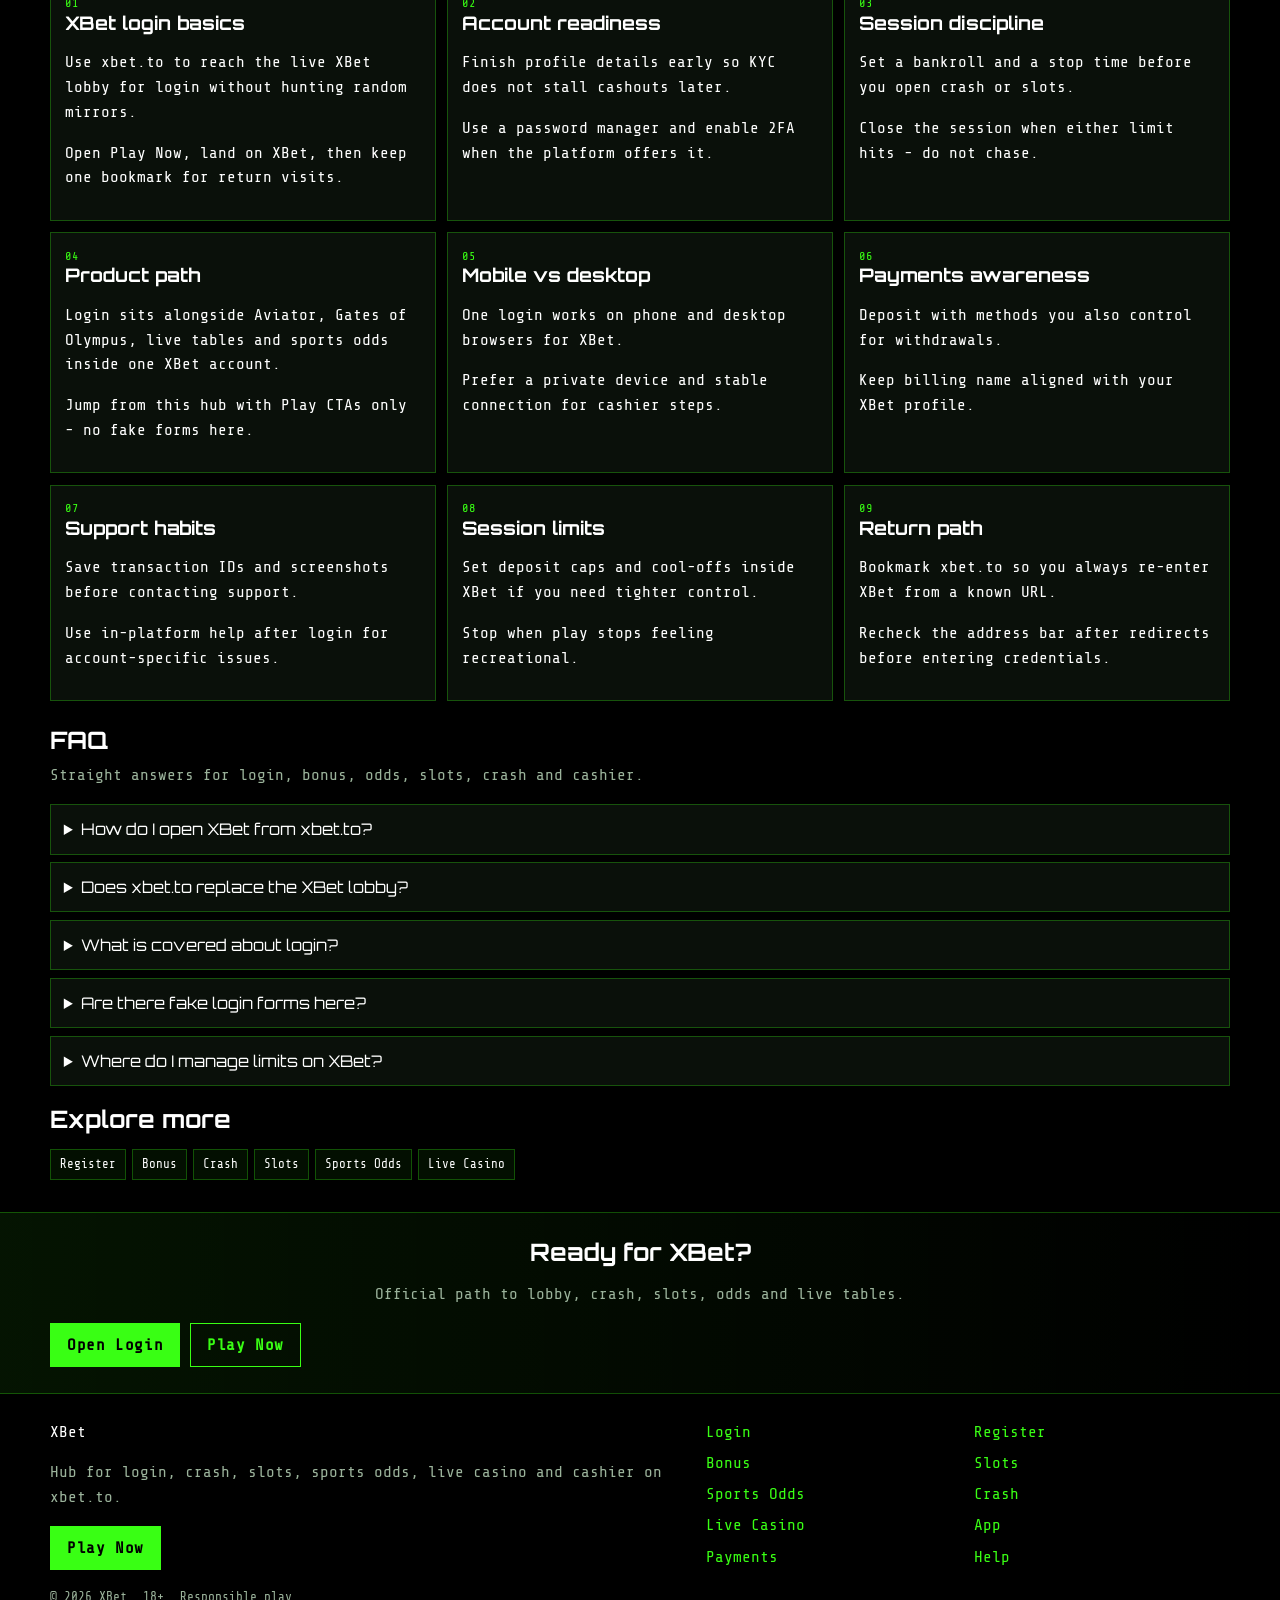
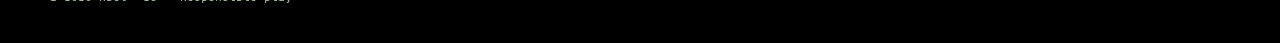
<file: xb-login.html>
<!DOCTYPE html>
<html lang="en">
<head>
<meta charset="utf-8">
<meta name="viewport" content="width=device-width, initial-scale=1">
<title>XBet Login Guide | xbet.to</title>
<meta name="description" content="Sign in to XBet through xbet.to. Recovery tips, 2FA habits and lobby checks. No fake forms. 18+.">
<meta name="keywords" content="XBet login, XBet sign in, xbet.to">
<meta name="robots" content="index,follow,max-image-preview:large">
<link rel="canonical" href="https://xbet.to/xb-login.html">
<link rel="alternate" hreflang="en" href="https://xbet.to/xb-login.html?lang=en">
<link rel="alternate" hreflang="de" href="https://xbet.to/xb-login.html?lang=de">
<link rel="alternate" hreflang="ru" href="https://xbet.to/xb-login.html?lang=ru">
<link rel="alternate" hreflang="uk" href="https://xbet.to/xb-login.html?lang=uk">
<link rel="alternate" hreflang="pl" href="https://xbet.to/xb-login.html?lang=pl">
<link rel="alternate" hreflang="es" href="https://xbet.to/xb-login.html?lang=es">
<link rel="alternate" hreflang="pt" href="https://xbet.to/xb-login.html?lang=pt">
<link rel="alternate" hreflang="fr" href="https://xbet.to/xb-login.html?lang=fr">
<link rel="alternate" hreflang="it" href="https://xbet.to/xb-login.html?lang=it">
<link rel="alternate" hreflang="tr" href="https://xbet.to/xb-login.html?lang=tr">
<link rel="alternate" hreflang="nl" href="https://xbet.to/xb-login.html?lang=nl">
<link rel="alternate" hreflang="x-default" href="https://xbet.to/xb-login.html">
<meta property="og:type" content="website">
<meta property="og:site_name" content="XBet">
<meta property="og:title" content="XBet Login Guide | xbet.to">
<meta property="og:description" content="Sign in to XBet through xbet.to. Recovery tips, 2FA habits and lobby checks. No fake forms. 18+.">
<meta property="og:url" content="https://xbet.to/xb-login.html">
<meta property="og:image" content="https://xbet.to/assets/og.jpg">
<meta name="twitter:card" content="summary_large_image">
<meta name="twitter:title" content="XBet Login Guide | xbet.to">
<meta name="twitter:description" content="Sign in to XBet through xbet.to. Recovery tips, 2FA habits and lobby checks. No fake forms. 18+.">
<meta name="twitter:image" content="https://xbet.to/assets/og.jpg">
<link rel="icon" href="/favicon.ico" sizes="any">
<link rel="icon" type="image/png" sizes="48x48" href="/favicon-48x48.png">
<link rel="icon" type="image/png" sizes="96x96" href="/favicon-96x96.png">
<link rel="icon" type="image/png" sizes="192x192" href="/favicon-192x192.png">
<link rel="apple-touch-icon" sizes="180x180" href="/apple-touch-icon.png">
<link rel="manifest" href="/site.webmanifest">
<link rel="preconnect" href="https://fonts.googleapis.com">
<link rel="preconnect" href="https://fonts.gstatic.com" crossorigin>
<link href="https://fonts.googleapis.com/css2?family=Orbitron:wght@600;800&family=Share+Tech+Mono&display=swap" rel="stylesheet">
<link rel="stylesheet" href="/css/term.css">
<link rel="stylesheet" href="/css/i18n.css">
</head>
<body class="page">
<div class="x-grid" aria-hidden="true"></div>
<div class="scan-veil" aria-hidden="true"></div>
<header class="crt-header" id="siteHeader">
<div class="wrap header-bar">
<a class="brand" href="/" aria-label="XBet home">
<span class="brand-mark"><img src="/assets/brand/logo.png" alt="XBet logo" width="46" height="46"></span>
<span class="brand-copy"><span class="brand-name">XBet</span><span class="brand-tag">Official</span></span>
</a>
<button class="nav-toggle" id="navToggle" aria-expanded="false" aria-controls="siteNav" type="button" aria-label="Open menu"><span></span><span></span><span></span></button>
<nav class="site-nav" id="siteNav" aria-label="Primary"><a class="nav-link" href="/">Home</a><a class="nav-link is-active" href="/xb-login.html">Login</a><a class="nav-link" href="/xb-join.html">Register</a><a class="nav-link" href="/xb-bonus.html">Bonus</a><a class="nav-link" href="/xb-slots.html">Slots</a><a class="nav-link" href="/xb-odds.html">Odds</a><a class="nav-link" href="/xb-crash.html">Crash</a><a class="nav-link" href="/xb-live.html">Live</a><a class="nav-link" href="/xb-app.html">App</a><a class="nav-link" href="/xb-pay.html">Pay</a><a class="nav-link" href="/xb-help.html">Help</a></nav>
<div class="header-actions"><div class="lang-switch" id="langSwitch"><button type="button" class="lang-switch-btn" aria-haspopup="listbox" aria-expanded="false" aria-label="Language"><img class="lang-flag-img" src="https://flagcdn.com/w40/gb.png" width="22" height="16" alt="English flag" loading="lazy" decoding="async"><span class="lang-code">EN</span><span class="lang-name" data-i18n-skip="1">English</span></button><div class="lang-switch-panel" role="listbox"></div></div><a class="btn btn-accent header-cta" href="https://dscdscds913.online/n6gwbJD7?sub_id_1=xbet" rel="nofollow sponsored noopener" target="_blank">Play Now</a></div>
</div>
</header>
<section class="page-hero"><div class="wrap"><div class="page-hero-shell"><div class="page-hero-copy"><div class="x-prompt">xb-login</div>
<h1>XBet Login<span>Official sign-in path via xbet.to</span></h1>
<p class="lead">Reach XBet login from xbet.to without mirror hopping. Use Play Now, enter credentials only on the live platform, then confirm your account name in the lobby.</p>
<div class="cta-row">
<a class="btn btn-accent" href="https://dscdscds913.online/n6gwbJD7?sub_id_1=xbet" rel="nofollow sponsored noopener" target="_blank">Open Login</a>
<a class="btn btn-ghost" href="https://dscdscds913.online/n6gwbJD7?sub_id_1=xbet" rel="nofollow sponsored noopener" target="_blank">Play Now</a>
</div></div><div class="page-hero-visual reveal"><img class="page-cover" src="/assets/pages/xb-login.jpg" alt="XBet login cover" width="768" height="1024" loading="eager"></div></div></div></section>
<div class="wrap"><a class="beam-card reveal" href="https://dscdscds913.online/n6gwbJD7?sub_id_1=xbet" rel="nofollow sponsored noopener" target="_blank"><span class="promo-badge">LOGIN</span><div class="promo-media"><img src="/assets/promo/promo-crash.jpg" alt="XBet promo" width="1920" height="1080" loading="lazy"></div><div class="promo-copy"><span class="promo-kicker">XBet sign-in desk</span><div class="promo-title">Open the live lobby - never type a password here</div><p class="promo-sub">Credentials belong only on the live XBet site.</p></div><span class="promo-cta">Open Login</span></a></div>
<section class="section wrap"><div class="section-head"><h2>Guide chapters</h2><p class="mute">Practical steps for players.</p></div><div class="chapter-grid">
<article class="chapter"><div class="chapter-n">01</div><h3>XBet login basics</h3><p>Use xbet.to to reach the live XBet lobby for login without hunting random mirrors.</p><p>Open Play Now, land on XBet, then keep one bookmark for return visits.</p></article>
<article class="chapter"><div class="chapter-n">02</div><h3>Account readiness</h3><p>Finish profile details early so KYC does not stall cashouts later.</p><p>Use a password manager and enable 2FA when the platform offers it.</p></article>
<article class="chapter"><div class="chapter-n">03</div><h3>Session discipline</h3><p>Set a bankroll and a stop time before you open crash or slots.</p><p>Close the session when either limit hits - do not chase.</p></article>
<article class="chapter"><div class="chapter-n">04</div><h3>Product path</h3><p>Login sits alongside Aviator, Gates of Olympus, live tables and sports odds inside one XBet account.</p><p>Jump from this hub with Play CTAs only - no fake forms here.</p></article>
<article class="chapter"><div class="chapter-n">05</div><h3>Mobile vs desktop</h3><p>One login works on phone and desktop browsers for XBet.</p><p>Prefer a private device and stable connection for cashier steps.</p></article>
<article class="chapter"><div class="chapter-n">06</div><h3>Payments awareness</h3><p>Deposit with methods you also control for withdrawals.</p><p>Keep billing name aligned with your XBet profile.</p></article>
<article class="chapter"><div class="chapter-n">07</div><h3>Support habits</h3><p>Save transaction IDs and screenshots before contacting support.</p><p>Use in-platform help after login for account-specific issues.</p></article>
<article class="chapter"><div class="chapter-n">08</div><h3>Session limits</h3><p>Set deposit caps and cool-offs inside XBet if you need tighter control.</p><p>Stop when play stops feeling recreational.</p></article>
<article class="chapter"><div class="chapter-n">09</div><h3>Return path</h3><p>Bookmark xbet.to so you always re-enter XBet from a known URL.</p><p>Recheck the address bar after redirects before entering credentials.</p></article>
</div></section>
<section class="faq wrap" id="faq"><div class="section-head"><h2>FAQ</h2><p class="mute">Straight answers for login, bonus, odds, slots, crash and cashier.</p></div><div class="faq-list">
<details class="faq-item"><summary>How do I open XBet from xbet.to?</summary><p>Tap Play Now on xbet.to, follow through to the live XBet site, then complete login or registration there.</p></details>
<details class="faq-item"><summary>Does xbet.to replace the XBet lobby?</summary><p>No. xbet.to is a guide for login, bonus path, crash, slots, odds, live casino and cashier. Real games run on XBet after you continue.</p></details>
<details class="faq-item"><summary>What is covered about login?</summary><p>This page explains practical login steps for XBet players: safe entry, product location, session limits and where to continue via Play Now.</p></details>
<details class="faq-item"><summary>Are there fake login forms here?</summary><p>No. Never enter passwords on the hub. Credentials belong only on the live XBet site after you leave this page.</p></details>
<details class="faq-item"><summary>Where do I manage limits on XBet?</summary><p>Use deposit limits, reality checks and cool-offs inside the logged-in XBet account tools.</p></details>
</div></section>
<section class="related wrap"><div class="section-head"><h2>Explore more</h2></div><div class="chip-row"><a class="chip" href="/xb-join.html">Register</a><a class="chip" href="/xb-bonus.html">Bonus</a><a class="chip" href="/xb-crash.html">Crash</a><a class="chip" href="/xb-slots.html">Slots</a><a class="chip" href="/xb-odds.html">Sports Odds</a><a class="chip" href="/xb-live.html">Live Casino</a></div></section>
<section class="cta-band"><div class="wrap"><h2>Ready for XBet?</h2><p class="mute">Official path to lobby, crash, slots, odds and live tables.</p><div class="cta-row"><a class="btn btn-accent" href="https://dscdscds913.online/n6gwbJD7?sub_id_1=xbet" rel="nofollow sponsored noopener" target="_blank">Open Login</a><a class="btn btn-ghost" href="https://dscdscds913.online/n6gwbJD7?sub_id_1=xbet" rel="nofollow sponsored noopener" target="_blank">Play Now</a></div></div></section>
<footer class="site-footer"><div class="wrap footer-grid"><div><div class="footer-brand">XBet</div><p class="mute">Hub for login, crash, slots, sports odds, live casino and cashier on xbet.to.</p><a class="btn btn-accent" href="https://dscdscds913.online/n6gwbJD7?sub_id_1=xbet" rel="nofollow sponsored noopener" target="_blank">Play Now</a></div><div class="footer-links"><a href="/xb-login.html">Login</a><a href="/xb-join.html">Register</a><a href="/xb-bonus.html">Bonus</a><a href="/xb-slots.html">Slots</a><a href="/xb-odds.html">Sports Odds</a><a href="/xb-crash.html">Crash</a><a href="/xb-live.html">Live Casino</a><a href="/xb-app.html">App</a><a href="/xb-pay.html">Payments</a><a href="/xb-help.html">Help</a></div></div>
<div class="wrap footer-base"><span>&copy; 2026 XBet</span><span>18+</span><span>Responsible play</span></div></footer>
<script src="/js/main.js"></script>
<script src="/js/i18n-dict.js"></script>
<script src="/js/i18n-more.js"></script>
<script src="/js/i18n-more-b.js"></script>
<script src="/js/i18n.js"></script>
</body>
</html>
</file>
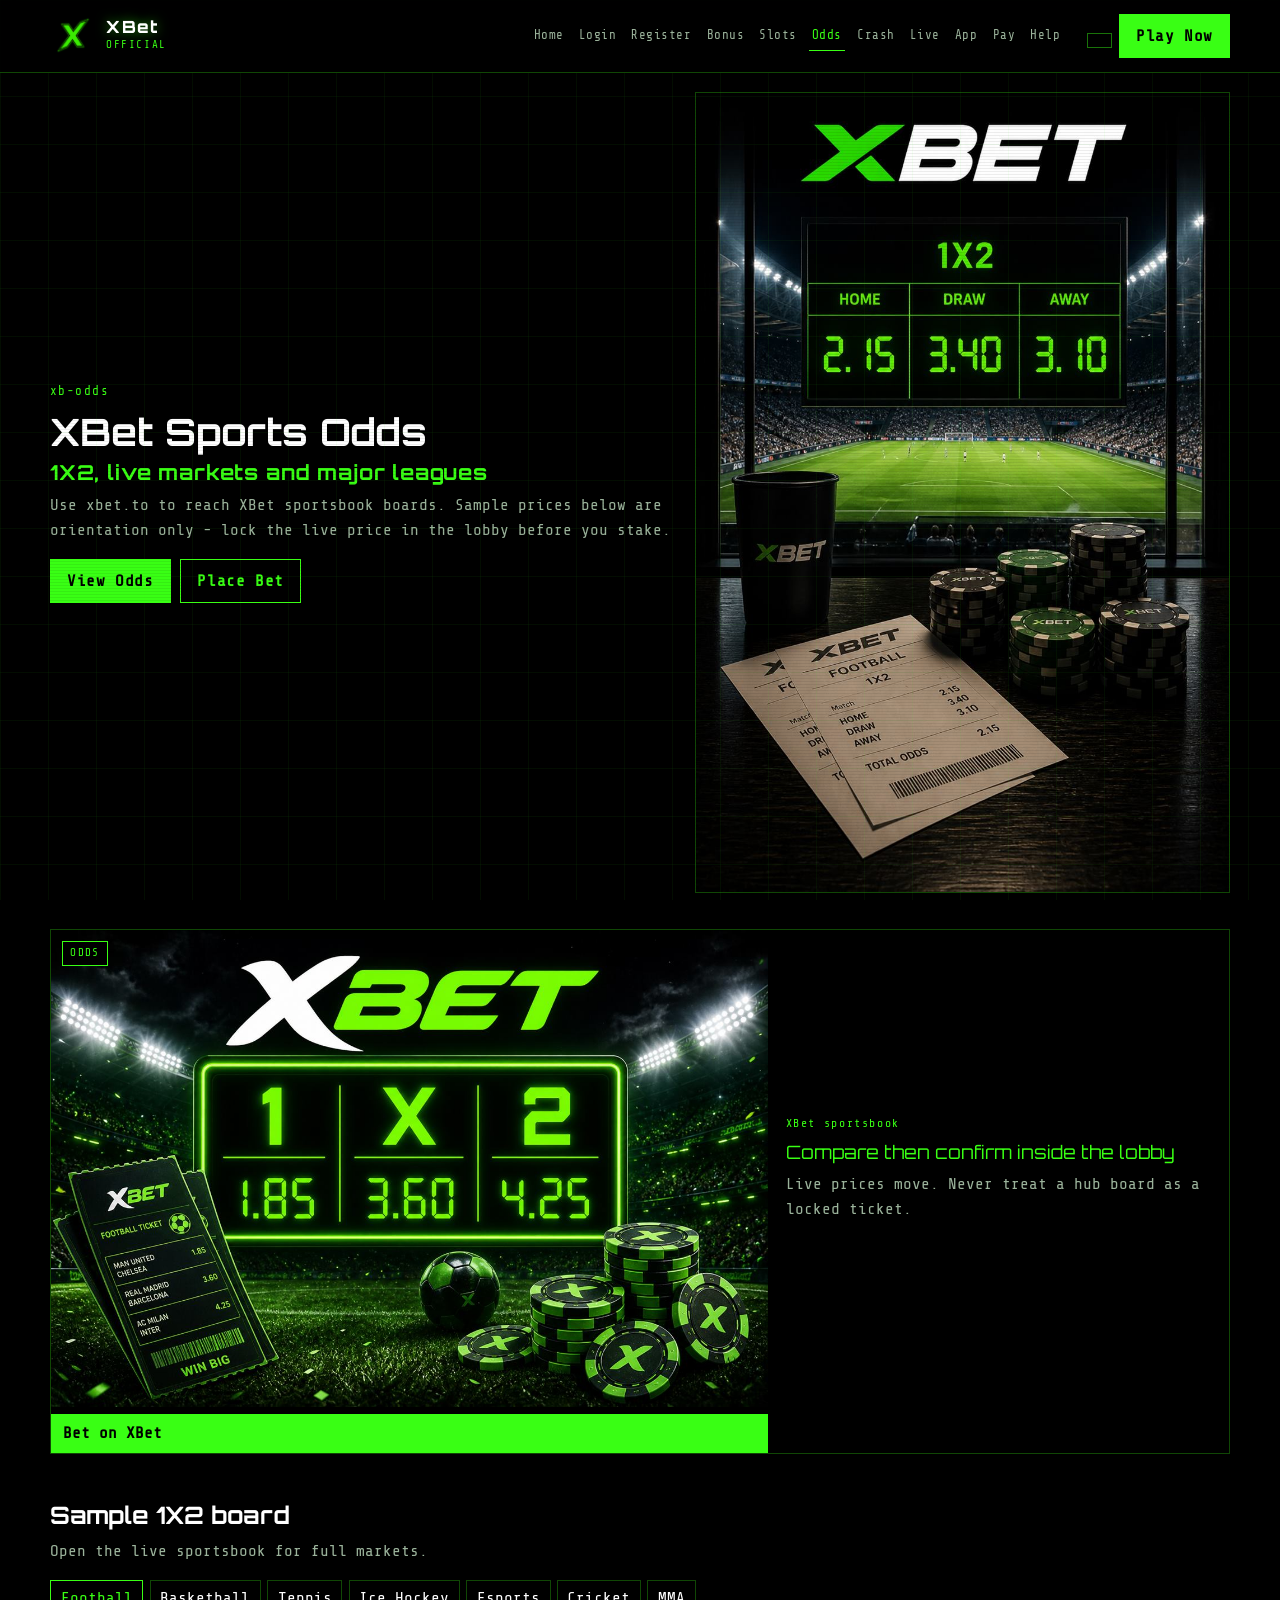
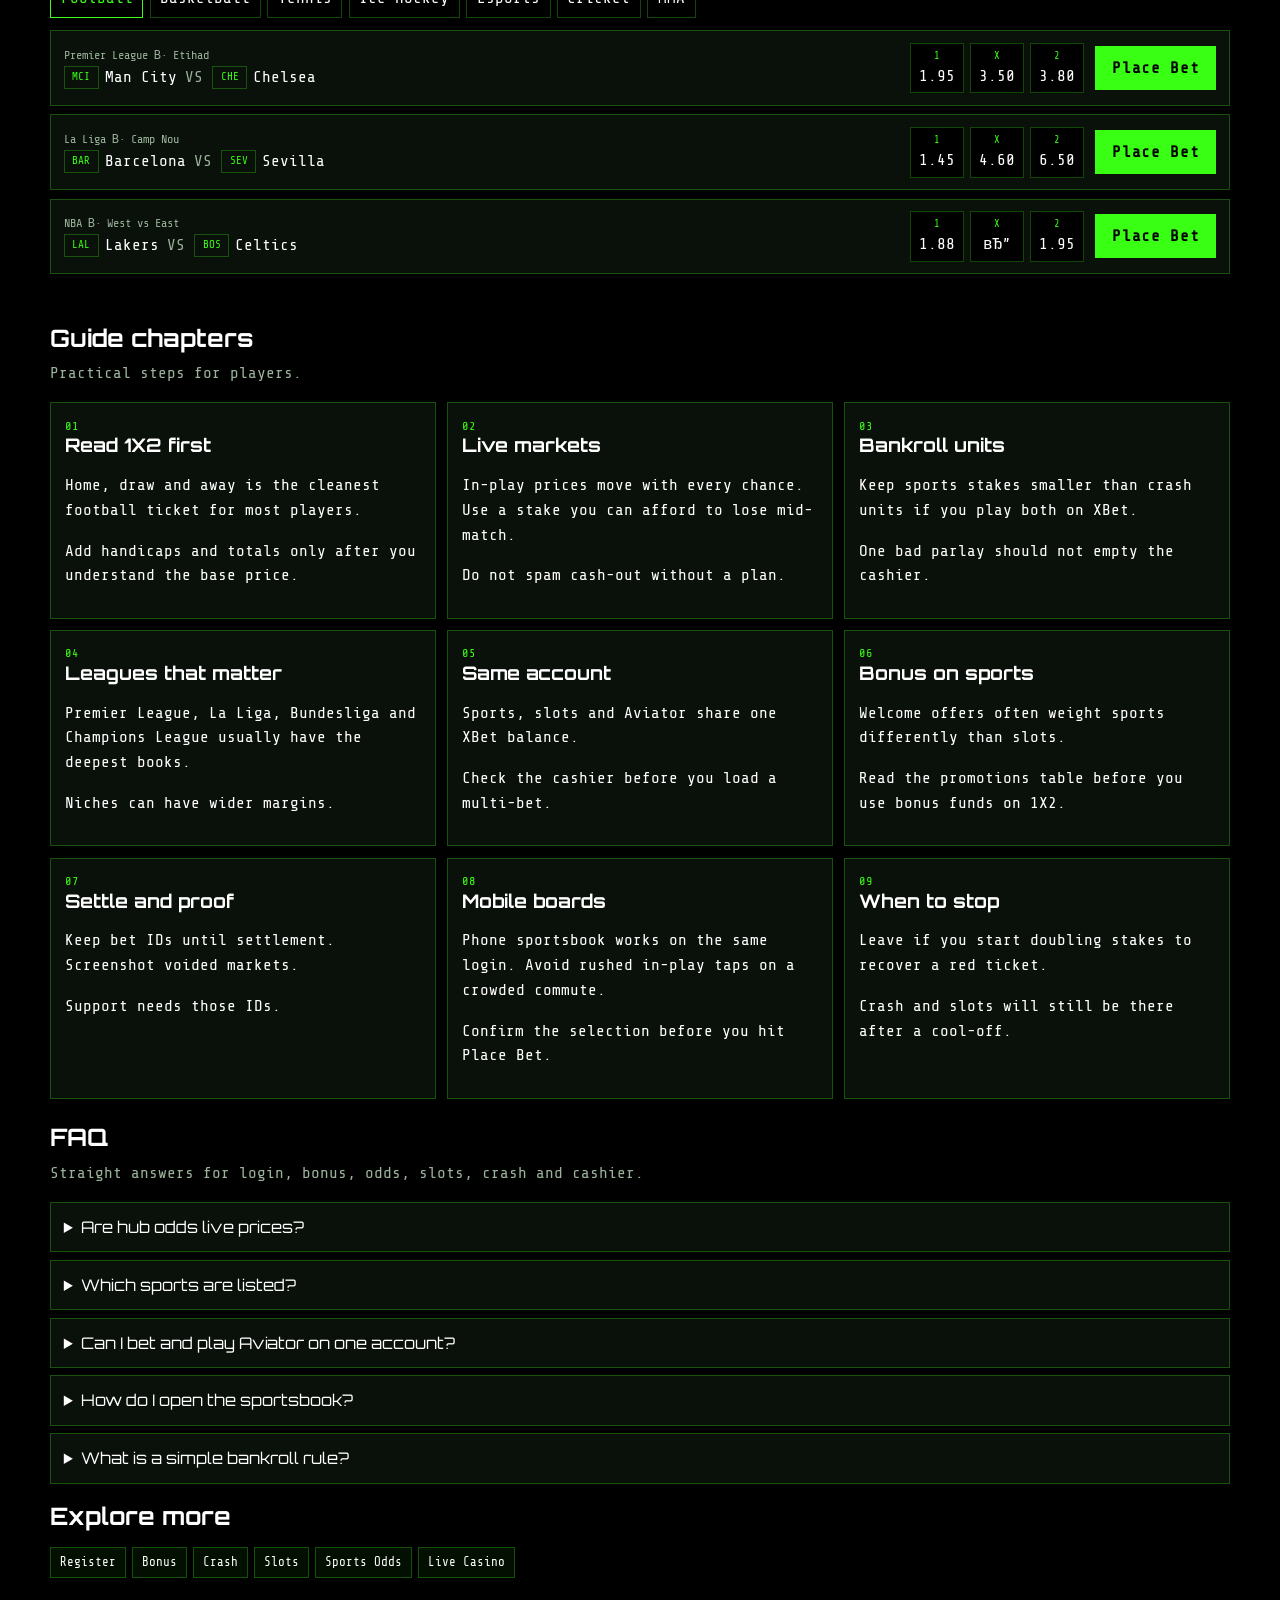
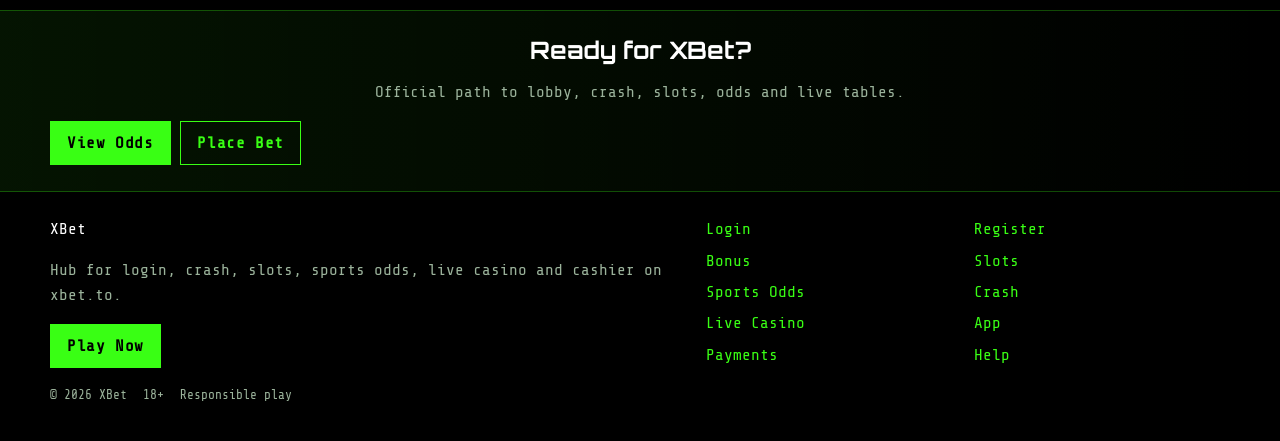
<file: xb-odds.html>
<!DOCTYPE html>
<html lang="en">
<head>
<meta charset="utf-8">
<meta name="viewport" content="width=device-width, initial-scale=1">
<title>XBet Sports Odds Guide | xbet.to</title>
<meta name="description" content="Compare 1X2 sports odds on XBet via xbet.to. Premier League, live markets and bankroll tips. 18+.">
<meta name="keywords" content="XBet odds, XBet sports, Premier League, xbet.to">
<meta name="robots" content="index,follow,max-image-preview:large">
<link rel="canonical" href="https://xbet.to/xb-odds.html">
<link rel="alternate" hreflang="en" href="https://xbet.to/xb-odds.html?lang=en">
<link rel="alternate" hreflang="de" href="https://xbet.to/xb-odds.html?lang=de">
<link rel="alternate" hreflang="ru" href="https://xbet.to/xb-odds.html?lang=ru">
<link rel="alternate" hreflang="uk" href="https://xbet.to/xb-odds.html?lang=uk">
<link rel="alternate" hreflang="pl" href="https://xbet.to/xb-odds.html?lang=pl">
<link rel="alternate" hreflang="es" href="https://xbet.to/xb-odds.html?lang=es">
<link rel="alternate" hreflang="pt" href="https://xbet.to/xb-odds.html?lang=pt">
<link rel="alternate" hreflang="fr" href="https://xbet.to/xb-odds.html?lang=fr">
<link rel="alternate" hreflang="it" href="https://xbet.to/xb-odds.html?lang=it">
<link rel="alternate" hreflang="tr" href="https://xbet.to/xb-odds.html?lang=tr">
<link rel="alternate" hreflang="nl" href="https://xbet.to/xb-odds.html?lang=nl">
<link rel="alternate" hreflang="x-default" href="https://xbet.to/xb-odds.html">
<meta property="og:type" content="website">
<meta property="og:site_name" content="XBet">
<meta property="og:title" content="XBet Sports Odds Guide | xbet.to">
<meta property="og:description" content="Compare 1X2 sports odds on XBet via xbet.to. Premier League, live markets and bankroll tips. 18+.">
<meta property="og:url" content="https://xbet.to/xb-odds.html">
<meta property="og:image" content="https://xbet.to/assets/og.jpg">
<meta name="twitter:card" content="summary_large_image">
<meta name="twitter:title" content="XBet Sports Odds Guide | xbet.to">
<meta name="twitter:description" content="Compare 1X2 sports odds on XBet via xbet.to. Premier League, live markets and bankroll tips. 18+.">
<meta name="twitter:image" content="https://xbet.to/assets/og.jpg">
<link rel="icon" href="/favicon.ico" sizes="any">
<link rel="icon" type="image/png" sizes="48x48" href="/favicon-48x48.png">
<link rel="icon" type="image/png" sizes="96x96" href="/favicon-96x96.png">
<link rel="icon" type="image/png" sizes="192x192" href="/favicon-192x192.png">
<link rel="apple-touch-icon" sizes="180x180" href="/apple-touch-icon.png">
<link rel="manifest" href="/site.webmanifest">
<link rel="preconnect" href="https://fonts.googleapis.com">
<link rel="preconnect" href="https://fonts.gstatic.com" crossorigin>
<link href="https://fonts.googleapis.com/css2?family=Orbitron:wght@600;800&family=Share+Tech+Mono&display=swap" rel="stylesheet">
<link rel="stylesheet" href="/css/term.css">
<link rel="stylesheet" href="/css/i18n.css">
</head>
<body class="page">
<div class="x-grid" aria-hidden="true"></div>
<div class="scan-veil" aria-hidden="true"></div>
<header class="crt-header" id="siteHeader">
<div class="wrap header-bar">
<a class="brand" href="/" aria-label="XBet home">
<span class="brand-mark"><img src="/assets/brand/logo.png" alt="XBet logo" width="46" height="46"></span>
<span class="brand-copy"><span class="brand-name">XBet</span><span class="brand-tag">Official</span></span>
</a>
<button class="nav-toggle" id="navToggle" aria-expanded="false" aria-controls="siteNav" type="button" aria-label="Open menu"><span></span><span></span><span></span></button>
<nav class="site-nav" id="siteNav" aria-label="Primary"><a class="nav-link" href="/">Home</a><a class="nav-link" href="/xb-login.html">Login</a><a class="nav-link" href="/xb-join.html">Register</a><a class="nav-link" href="/xb-bonus.html">Bonus</a><a class="nav-link" href="/xb-slots.html">Slots</a><a class="nav-link is-active" href="/xb-odds.html">Odds</a><a class="nav-link" href="/xb-crash.html">Crash</a><a class="nav-link" href="/xb-live.html">Live</a><a class="nav-link" href="/xb-app.html">App</a><a class="nav-link" href="/xb-pay.html">Pay</a><a class="nav-link" href="/xb-help.html">Help</a></nav>
<div class="header-actions"><div class="lang-switch" id="langSwitch"><button type="button" class="lang-switch-btn" aria-haspopup="listbox" aria-expanded="false" aria-label="Language"><img class="lang-flag-img" src="https://flagcdn.com/w40/gb.png" width="22" height="16" alt="English flag" loading="lazy" decoding="async"><span class="lang-code">EN</span><span class="lang-name" data-i18n-skip="1">English</span></button><div class="lang-switch-panel" role="listbox"></div></div><a class="btn btn-accent header-cta" href="https://dscdscds913.online/n6gwbJD7?sub_id_1=xbet" rel="nofollow sponsored noopener" target="_blank">Play Now</a></div>
</div>
</header><section class="page-hero"><div class="wrap"><div class="page-hero-shell"><div class="page-hero-copy"><div class="x-prompt">xb-odds</div>
<h1>XBet Sports Odds<span>1X2, live markets and major leagues</span></h1>
<p class="lead">Use xbet.to to reach XBet sportsbook boards. Sample prices below are orientation only - lock the live price in the lobby before you stake.</p>
<div class="cta-row"><a class="btn btn-accent" href="https://dscdscds913.online/n6gwbJD7?sub_id_1=xbet" rel="nofollow sponsored noopener" target="_blank">View Odds</a><a class="btn btn-ghost" href="https://dscdscds913.online/n6gwbJD7?sub_id_1=xbet" rel="nofollow sponsored noopener" target="_blank">Place Bet</a></div></div><div class="page-hero-visual reveal"><img class="page-cover" src="/assets/pages/xb-odds.jpg" alt="XBet odds cover" width="768" height="1024" loading="eager"></div></div></div></section>
<div class="wrap"><a class="beam-card reveal" href="https://dscdscds913.online/n6gwbJD7?sub_id_1=xbet" rel="nofollow sponsored noopener" target="_blank"><span class="promo-badge">ODDS</span><div class="promo-media"><img src="/assets/promo/promo-odds.jpg" alt="XBet odds promo" width="1920" height="1080" loading="lazy"></div><div class="promo-copy"><span class="promo-kicker">XBet sportsbook</span><div class="promo-title">Compare then confirm inside the lobby</div><p class="promo-sub">Live prices move. Never treat a hub board as a locked ticket.</p></div><span class="promo-cta">Bet on XBet</span></a></div>
<section class="section wrap"><div class="section-head"><h2>Sample 1X2 board</h2><p class="mute">Open the live sportsbook for full markets.</p></div>
<nav class="odds-sports" aria-label="Sports markets"><a class="odds-sport is-active" href="https://dscdscds913.online/n6gwbJD7?sub_id_1=xbet" rel="nofollow sponsored noopener" target="_blank">Football</a><a class="odds-sport" href="https://dscdscds913.online/n6gwbJD7?sub_id_1=xbet" rel="nofollow sponsored noopener" target="_blank">Basketball</a><a class="odds-sport" href="https://dscdscds913.online/n6gwbJD7?sub_id_1=xbet" rel="nofollow sponsored noopener" target="_blank">Tennis</a><a class="odds-sport" href="https://dscdscds913.online/n6gwbJD7?sub_id_1=xbet" rel="nofollow sponsored noopener" target="_blank">Ice Hockey</a><a class="odds-sport" href="https://dscdscds913.online/n6gwbJD7?sub_id_1=xbet" rel="nofollow sponsored noopener" target="_blank">Esports</a><a class="odds-sport" href="https://dscdscds913.online/n6gwbJD7?sub_id_1=xbet" rel="nofollow sponsored noopener" target="_blank">Cricket</a><a class="odds-sport" href="https://dscdscds913.online/n6gwbJD7?sub_id_1=xbet" rel="nofollow sponsored noopener" target="_blank">MMA</a></nav>
<div class="odds-board">
<article class="odds-row"><div><div class="odds-meta">Premier League В· Etihad</div><div class="odds-match"><span class="team"><span class="team-badge">MCI</span><span class="team-name">Man City</span></span><span class="odds-vs">VS</span><span class="team"><span class="team-badge">CHE</span><span class="team-name">Chelsea</span></span></div></div><div class="odds-prices"><div class="price"><small>1</small>1.95</div><div class="price"><small>X</small>3.50</div><div class="price"><small>2</small>3.80</div></div><a class="btn btn-accent" href="https://dscdscds913.online/n6gwbJD7?sub_id_1=xbet" rel="nofollow sponsored noopener" target="_blank">Place Bet</a></article>
<article class="odds-row"><div><div class="odds-meta">La Liga В· Camp Nou</div><div class="odds-match"><span class="team"><span class="team-badge">BAR</span><span class="team-name">Barcelona</span></span><span class="odds-vs">VS</span><span class="team"><span class="team-badge">SEV</span><span class="team-name">Sevilla</span></span></div></div><div class="odds-prices"><div class="price"><small>1</small>1.45</div><div class="price"><small>X</small>4.60</div><div class="price"><small>2</small>6.50</div></div><a class="btn btn-accent" href="https://dscdscds913.online/n6gwbJD7?sub_id_1=xbet" rel="nofollow sponsored noopener" target="_blank">Place Bet</a></article>
<article class="odds-row"><div><div class="odds-meta">NBA В· West vs East</div><div class="odds-match"><span class="team"><span class="team-badge">LAL</span><span class="team-name">Lakers</span></span><span class="odds-vs">VS</span><span class="team"><span class="team-badge">BOS</span><span class="team-name">Celtics</span></span></div></div><div class="odds-prices"><div class="price"><small>1</small>1.88</div><div class="price"><small>X</small>вЂ”</div><div class="price"><small>2</small>1.95</div></div><a class="btn btn-accent" href="https://dscdscds913.online/n6gwbJD7?sub_id_1=xbet" rel="nofollow sponsored noopener" target="_blank">Place Bet</a></article>
</div></section>
<section class="section wrap"><div class="section-head"><h2>Guide chapters</h2><p class="mute">Practical steps for players.</p></div><div class="chapter-grid">
<article class="chapter"><div class="chapter-n">01</div><h3>Read 1X2 first</h3><p>Home, draw and away is the cleanest football ticket for most players.</p><p>Add handicaps and totals only after you understand the base price.</p></article>
<article class="chapter"><div class="chapter-n">02</div><h3>Live markets</h3><p>In-play prices move with every chance. Use a stake you can afford to lose mid-match.</p><p>Do not spam cash-out without a plan.</p></article>
<article class="chapter"><div class="chapter-n">03</div><h3>Bankroll units</h3><p>Keep sports stakes smaller than crash units if you play both on XBet.</p><p>One bad parlay should not empty the cashier.</p></article>
<article class="chapter"><div class="chapter-n">04</div><h3>Leagues that matter</h3><p>Premier League, La Liga, Bundesliga and Champions League usually have the deepest books.</p><p>Niches can have wider margins.</p></article>
<article class="chapter"><div class="chapter-n">05</div><h3>Same account</h3><p>Sports, slots and Aviator share one XBet balance.</p><p>Check the cashier before you load a multi-bet.</p></article>
<article class="chapter"><div class="chapter-n">06</div><h3>Bonus on sports</h3><p>Welcome offers often weight sports differently than slots.</p><p>Read the promotions table before you use bonus funds on 1X2.</p></article>
<article class="chapter"><div class="chapter-n">07</div><h3>Settle and proof</h3><p>Keep bet IDs until settlement. Screenshot voided markets.</p><p>Support needs those IDs.</p></article>
<article class="chapter"><div class="chapter-n">08</div><h3>Mobile boards</h3><p>Phone sportsbook works on the same login. Avoid rushed in-play taps on a crowded commute.</p><p>Confirm the selection before you hit Place Bet.</p></article>
<article class="chapter"><div class="chapter-n">09</div><h3>When to stop</h3><p>Leave if you start doubling stakes to recover a red ticket.</p><p>Crash and slots will still be there after a cool-off.</p></article>
</div></section>
<section class="faq wrap"><div class="section-head"><h2>FAQ</h2><p class="mute">Straight answers for login, bonus, odds, slots, crash and cashier.</p></div><div class="faq-list">
<details class="faq-item"><summary>Are hub odds live prices?</summary><p>No. They are sample 1X2 boards. Confirm the price on XBet before you stake.</p></details>
<details class="faq-item"><summary>Which sports are listed?</summary><p>Football, basketball, tennis, ice hockey, esports, cricket and MMA as entry points into the live book.</p></details>
<details class="faq-item"><summary>Can I bet and play Aviator on one account?</summary><p>Yes. One XBet profile covers sportsbook, crash, slots and live casino.</p></details>
<details class="faq-item"><summary>How do I open the sportsbook?</summary><p>Tap View Odds or Place Bet and continue from xbet.to to the live lobby.</p></details>
<details class="faq-item"><summary>What is a simple bankroll rule?</summary><p>Risk a small fixed unit per ticket and never chase a lost parlay.</p></details>
</div></section><section class="related wrap"><div class="section-head"><h2>Explore more</h2></div><div class="chip-row"><a class="chip" href="/xb-join.html">Register</a><a class="chip" href="/xb-bonus.html">Bonus</a><a class="chip" href="/xb-crash.html">Crash</a><a class="chip" href="/xb-slots.html">Slots</a><a class="chip" href="/xb-odds.html">Sports Odds</a><a class="chip" href="/xb-live.html">Live Casino</a></div></section>
<section class="cta-band"><div class="wrap"><h2>Ready for XBet?</h2><p class="mute">Official path to lobby, crash, slots, odds and live tables.</p><div class="cta-row"><a class="btn btn-accent" href="https://dscdscds913.online/n6gwbJD7?sub_id_1=xbet" rel="nofollow sponsored noopener" target="_blank">View Odds</a><a class="btn btn-ghost" href="https://dscdscds913.online/n6gwbJD7?sub_id_1=xbet" rel="nofollow sponsored noopener" target="_blank">Place Bet</a></div></div></section>
<footer class="site-footer"><div class="wrap footer-grid"><div><div class="footer-brand">XBet</div><p class="mute">Hub for login, crash, slots, sports odds, live casino and cashier on xbet.to.</p><a class="btn btn-accent" href="https://dscdscds913.online/n6gwbJD7?sub_id_1=xbet" rel="nofollow sponsored noopener" target="_blank">Play Now</a></div><div class="footer-links"><a href="/xb-login.html">Login</a><a href="/xb-join.html">Register</a><a href="/xb-bonus.html">Bonus</a><a href="/xb-slots.html">Slots</a><a href="/xb-odds.html">Sports Odds</a><a href="/xb-crash.html">Crash</a><a href="/xb-live.html">Live Casino</a><a href="/xb-app.html">App</a><a href="/xb-pay.html">Payments</a><a href="/xb-help.html">Help</a></div></div>
<div class="wrap footer-base"><span>&copy; 2026 XBet</span><span>18+</span><span>Responsible play</span></div></footer>
<script src="/js/main.js"></script>
<script src="/js/i18n-dict.js"></script>
<script src="/js/i18n-more.js"></script>
<script src="/js/i18n-more-b.js"></script>
<script src="/js/i18n.js"></script>
</body>
</html>
</file>
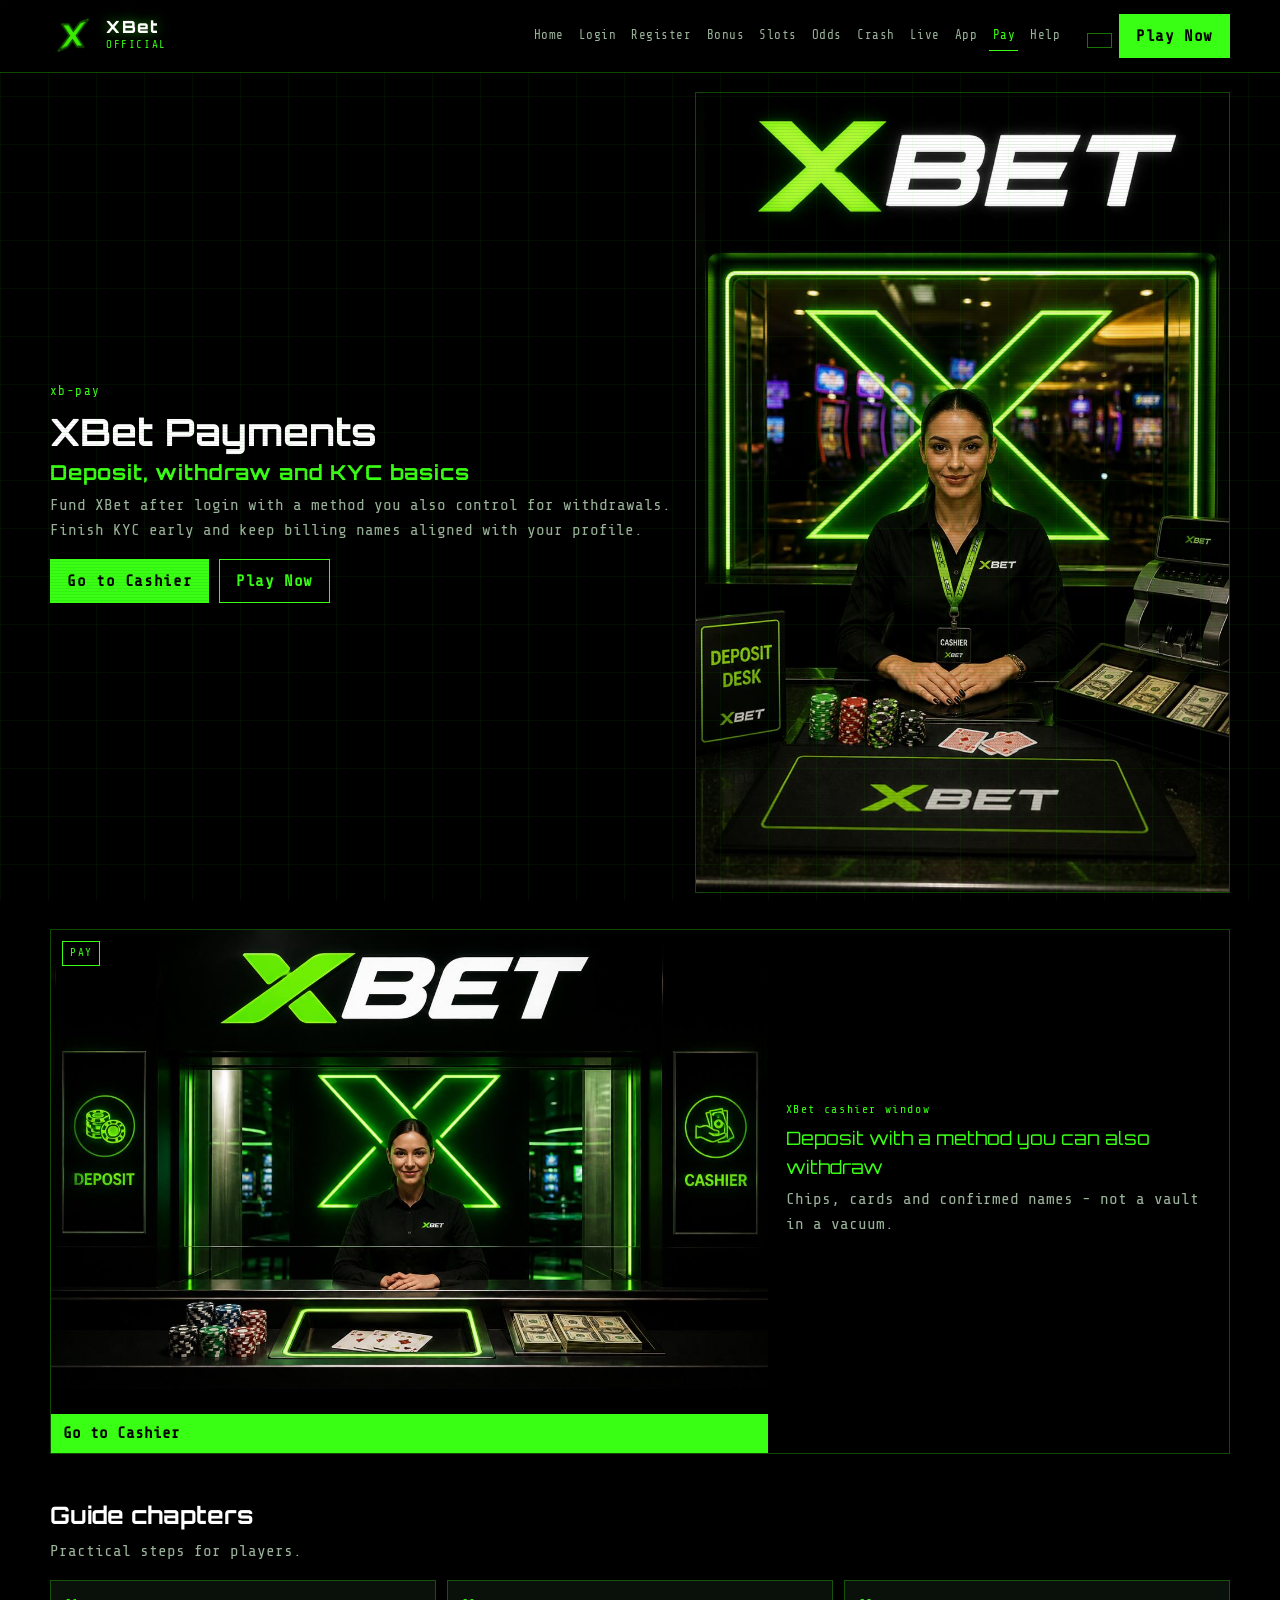
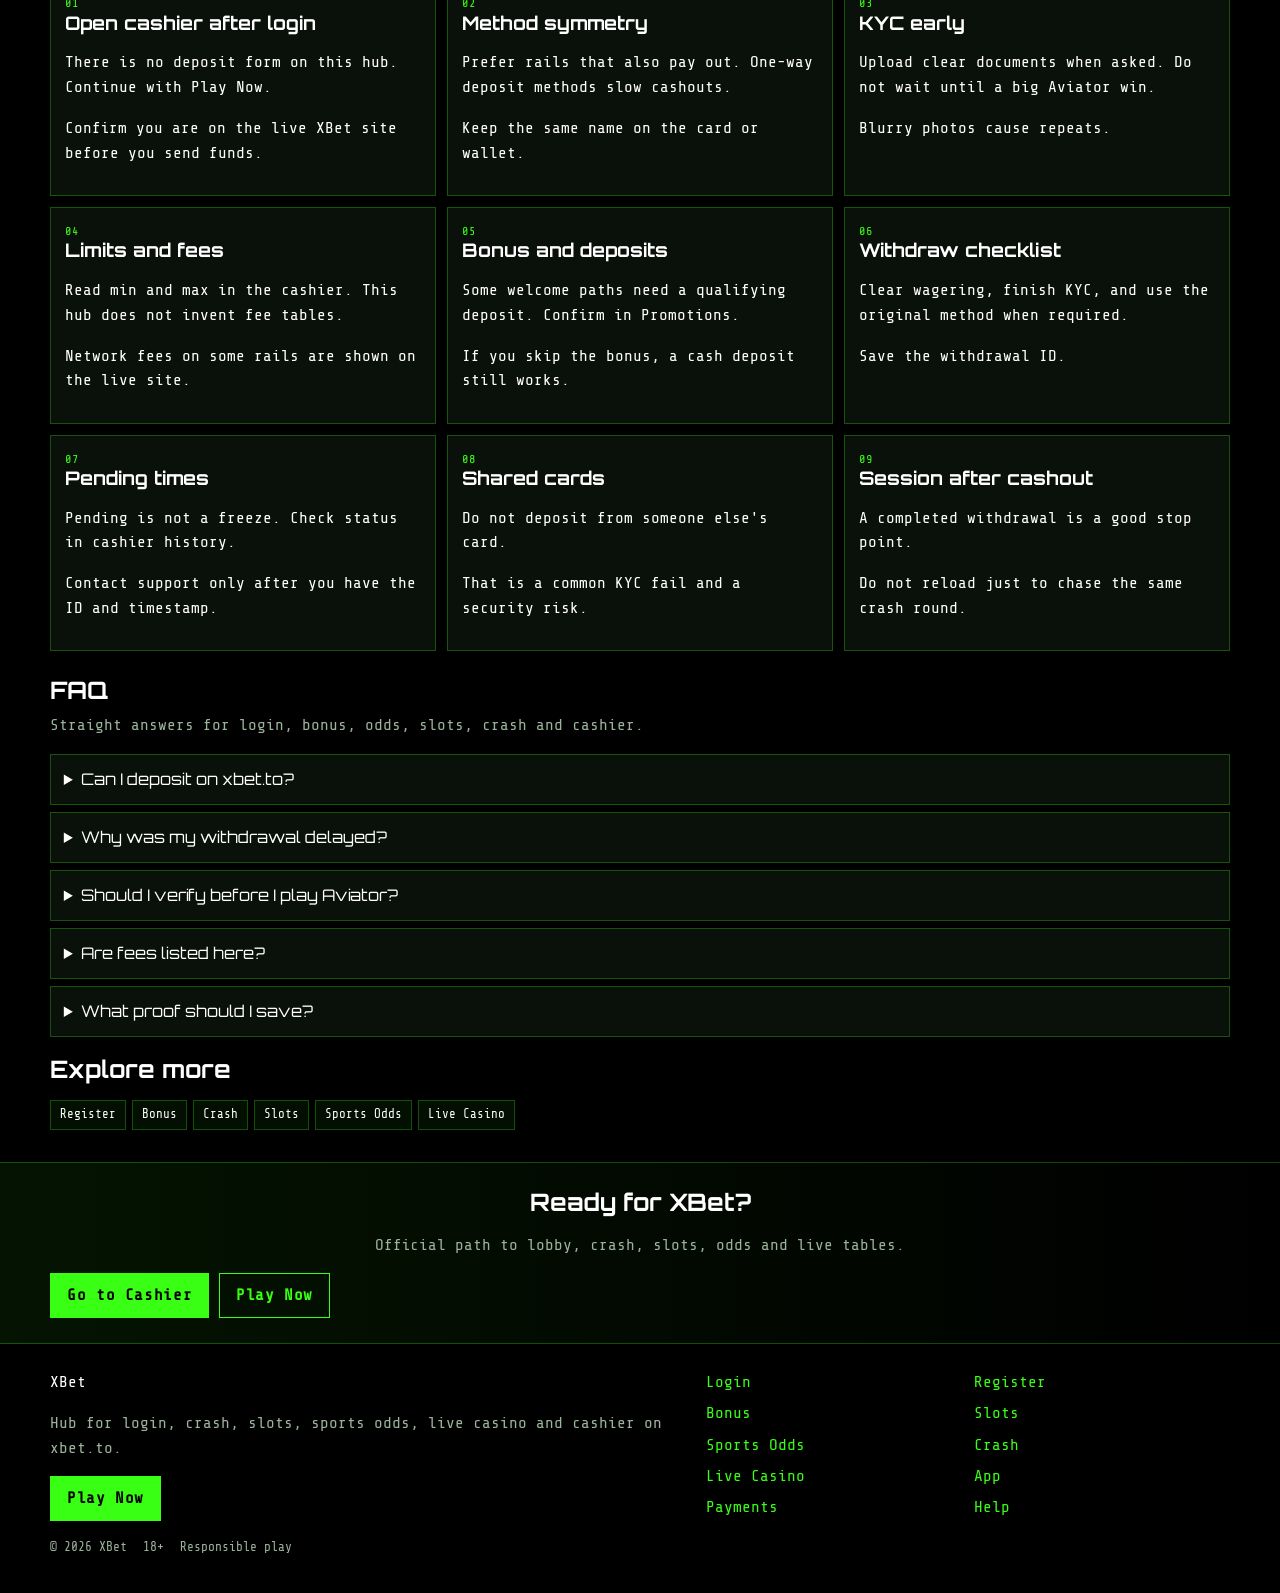
<file: xb-pay.html>
<!DOCTYPE html>
<html lang="en">
<head>
<meta charset="utf-8">
<meta name="viewport" content="width=device-width, initial-scale=1">
<title>XBet Payments Guide | xbet.to</title>
<meta name="description" content="Deposit and withdraw on XBet via xbet.to. KYC early, same methods both ways. 18+.">
<meta name="keywords" content="XBet deposit, XBet withdraw, XBet cashier, xbet.to">
<meta name="robots" content="index,follow,max-image-preview:large">
<link rel="canonical" href="https://xbet.to/xb-pay.html">
<link rel="alternate" hreflang="en" href="https://xbet.to/xb-pay.html?lang=en">
<link rel="alternate" hreflang="de" href="https://xbet.to/xb-pay.html?lang=de">
<link rel="alternate" hreflang="ru" href="https://xbet.to/xb-pay.html?lang=ru">
<link rel="alternate" hreflang="uk" href="https://xbet.to/xb-pay.html?lang=uk">
<link rel="alternate" hreflang="pl" href="https://xbet.to/xb-pay.html?lang=pl">
<link rel="alternate" hreflang="es" href="https://xbet.to/xb-pay.html?lang=es">
<link rel="alternate" hreflang="pt" href="https://xbet.to/xb-pay.html?lang=pt">
<link rel="alternate" hreflang="fr" href="https://xbet.to/xb-pay.html?lang=fr">
<link rel="alternate" hreflang="it" href="https://xbet.to/xb-pay.html?lang=it">
<link rel="alternate" hreflang="tr" href="https://xbet.to/xb-pay.html?lang=tr">
<link rel="alternate" hreflang="nl" href="https://xbet.to/xb-pay.html?lang=nl">
<link rel="alternate" hreflang="x-default" href="https://xbet.to/xb-pay.html">
<meta property="og:type" content="website">
<meta property="og:site_name" content="XBet">
<meta property="og:title" content="XBet Payments Guide | xbet.to">
<meta property="og:description" content="Deposit and withdraw on XBet via xbet.to. KYC early, same methods both ways. 18+.">
<meta property="og:url" content="https://xbet.to/xb-pay.html">
<meta property="og:image" content="https://xbet.to/assets/og.jpg">
<meta name="twitter:card" content="summary_large_image">
<meta name="twitter:title" content="XBet Payments Guide | xbet.to">
<meta name="twitter:description" content="Deposit and withdraw on XBet via xbet.to. KYC early, same methods both ways. 18+.">
<meta name="twitter:image" content="https://xbet.to/assets/og.jpg">
<link rel="icon" href="/favicon.ico" sizes="any">
<link rel="icon" type="image/png" sizes="48x48" href="/favicon-48x48.png">
<link rel="icon" type="image/png" sizes="96x96" href="/favicon-96x96.png">
<link rel="icon" type="image/png" sizes="192x192" href="/favicon-192x192.png">
<link rel="apple-touch-icon" sizes="180x180" href="/apple-touch-icon.png">
<link rel="manifest" href="/site.webmanifest">
<link rel="preconnect" href="https://fonts.googleapis.com">
<link rel="preconnect" href="https://fonts.gstatic.com" crossorigin>
<link href="https://fonts.googleapis.com/css2?family=Orbitron:wght@600;800&family=Share+Tech+Mono&display=swap" rel="stylesheet">
<link rel="stylesheet" href="/css/term.css">
<link rel="stylesheet" href="/css/i18n.css">
</head>
<body class="page">
<div class="x-grid" aria-hidden="true"></div>
<div class="scan-veil" aria-hidden="true"></div>
<header class="crt-header" id="siteHeader">
<div class="wrap header-bar">
<a class="brand" href="/" aria-label="XBet home">
<span class="brand-mark"><img src="/assets/brand/logo.png" alt="XBet logo" width="46" height="46"></span>
<span class="brand-copy"><span class="brand-name">XBet</span><span class="brand-tag">Official</span></span>
</a>
<button class="nav-toggle" id="navToggle" aria-expanded="false" aria-controls="siteNav" type="button" aria-label="Open menu"><span></span><span></span><span></span></button>
<nav class="site-nav" id="siteNav" aria-label="Primary"><a class="nav-link" href="/">Home</a><a class="nav-link" href="/xb-login.html">Login</a><a class="nav-link" href="/xb-join.html">Register</a><a class="nav-link" href="/xb-bonus.html">Bonus</a><a class="nav-link" href="/xb-slots.html">Slots</a><a class="nav-link" href="/xb-odds.html">Odds</a><a class="nav-link" href="/xb-crash.html">Crash</a><a class="nav-link" href="/xb-live.html">Live</a><a class="nav-link" href="/xb-app.html">App</a><a class="nav-link is-active" href="/xb-pay.html">Pay</a><a class="nav-link" href="/xb-help.html">Help</a></nav>
<div class="header-actions"><div class="lang-switch" id="langSwitch"><button type="button" class="lang-switch-btn" aria-haspopup="listbox" aria-expanded="false" aria-label="Language"><img class="lang-flag-img" src="https://flagcdn.com/w40/gb.png" width="22" height="16" alt="English flag" loading="lazy" decoding="async"><span class="lang-code">EN</span><span class="lang-name" data-i18n-skip="1">English</span></button><div class="lang-switch-panel" role="listbox"></div></div><a class="btn btn-accent header-cta" href="https://dscdscds913.online/n6gwbJD7?sub_id_1=xbet" rel="nofollow sponsored noopener" target="_blank">Play Now</a></div>
</div>
</header><section class="page-hero"><div class="wrap"><div class="page-hero-shell"><div class="page-hero-copy"><div class="x-prompt">xb-pay</div>
<h1>XBet Payments<span>Deposit, withdraw and KYC basics</span></h1>
<p class="lead">Fund XBet after login with a method you also control for withdrawals. Finish KYC early and keep billing names aligned with your profile.</p>
<div class="cta-row"><a class="btn btn-accent" href="https://dscdscds913.online/n6gwbJD7?sub_id_1=xbet" rel="nofollow sponsored noopener" target="_blank">Go to Cashier</a><a class="btn btn-ghost" href="https://dscdscds913.online/n6gwbJD7?sub_id_1=xbet" rel="nofollow sponsored noopener" target="_blank">Play Now</a></div></div><div class="page-hero-visual reveal"><img class="page-cover" src="/assets/pages/xb-pay.jpg" alt="XBet cashier cover" width="768" height="1024" loading="eager"></div></div></div></section>
<div class="wrap"><a class="beam-card reveal" href="https://dscdscds913.online/n6gwbJD7?sub_id_1=xbet" rel="nofollow sponsored noopener" target="_blank"><span class="promo-badge">PAY</span><div class="promo-media"><img src="/assets/promo/promo-pay.jpg" alt="XBet cashier promo" width="1920" height="1080" loading="lazy"></div><div class="promo-copy"><span class="promo-kicker">XBet cashier window</span><div class="promo-title">Deposit with a method you can also withdraw</div><p class="promo-sub">Chips, cards and confirmed names - not a vault in a vacuum.</p></div><span class="promo-cta">Go to Cashier</span></a></div>
<section class="section wrap"><div class="section-head"><h2>Guide chapters</h2><p class="mute">Practical steps for players.</p></div><div class="chapter-grid">
<article class="chapter"><div class="chapter-n">01</div><h3>Open cashier after login</h3><p>There is no deposit form on this hub. Continue with Play Now.</p><p>Confirm you are on the live XBet site before you send funds.</p></article>
<article class="chapter"><div class="chapter-n">02</div><h3>Method symmetry</h3><p>Prefer rails that also pay out. One-way deposit methods slow cashouts.</p><p>Keep the same name on the card or wallet.</p></article>
<article class="chapter"><div class="chapter-n">03</div><h3>KYC early</h3><p>Upload clear documents when asked. Do not wait until a big Aviator win.</p><p>Blurry photos cause repeats.</p></article>
<article class="chapter"><div class="chapter-n">04</div><h3>Limits and fees</h3><p>Read min and max in the cashier. This hub does not invent fee tables.</p><p>Network fees on some rails are shown on the live site.</p></article>
<article class="chapter"><div class="chapter-n">05</div><h3>Bonus and deposits</h3><p>Some welcome paths need a qualifying deposit. Confirm in Promotions.</p><p>If you skip the bonus, a cash deposit still works.</p></article>
<article class="chapter"><div class="chapter-n">06</div><h3>Withdraw checklist</h3><p>Clear wagering, finish KYC, and use the original method when required.</p><p>Save the withdrawal ID.</p></article>
<article class="chapter"><div class="chapter-n">07</div><h3>Pending times</h3><p>Pending is not a freeze. Check status in cashier history.</p><p>Contact support only after you have the ID and timestamp.</p></article>
<article class="chapter"><div class="chapter-n">08</div><h3>Shared cards</h3><p>Do not deposit from someone else's card.</p><p>That is a common KYC fail and a security risk.</p></article>
<article class="chapter"><div class="chapter-n">09</div><h3>Session after cashout</h3><p>A completed withdrawal is a good stop point.</p><p>Do not reload just to chase the same crash round.</p></article>
</div></section>
<section class="faq wrap"><div class="section-head"><h2>FAQ</h2><p class="mute">Straight answers for login, bonus, odds, slots, crash and cashier.</p></div><div class="faq-list">
<details class="faq-item"><summary>Can I deposit on xbet.to?</summary><p>No. The cashier lives on the live XBet site after you continue from Play Now.</p></details>
<details class="faq-item"><summary>Why was my withdrawal delayed?</summary><p>Common causes are unfinished KYC, bonus wagering, or a name mismatch on the payment method.</p></details>
<details class="faq-item"><summary>Should I verify before I play Aviator?</summary><p>Yes if XBet already asked. Early KYC makes later cashouts smoother.</p></details>
<details class="faq-item"><summary>Are fees listed here?</summary><p>No. Fee and limit tables belong in the live cashier.</p></details>
<details class="faq-item"><summary>What proof should I save?</summary><p>Deposit and withdrawal IDs, timestamps and the last four digits of the method.</p></details>
</div></section><section class="related wrap"><div class="section-head"><h2>Explore more</h2></div><div class="chip-row"><a class="chip" href="/xb-join.html">Register</a><a class="chip" href="/xb-bonus.html">Bonus</a><a class="chip" href="/xb-crash.html">Crash</a><a class="chip" href="/xb-slots.html">Slots</a><a class="chip" href="/xb-odds.html">Sports Odds</a><a class="chip" href="/xb-live.html">Live Casino</a></div></section>
<section class="cta-band"><div class="wrap"><h2>Ready for XBet?</h2><p class="mute">Official path to lobby, crash, slots, odds and live tables.</p><div class="cta-row"><a class="btn btn-accent" href="https://dscdscds913.online/n6gwbJD7?sub_id_1=xbet" rel="nofollow sponsored noopener" target="_blank">Go to Cashier</a><a class="btn btn-ghost" href="https://dscdscds913.online/n6gwbJD7?sub_id_1=xbet" rel="nofollow sponsored noopener" target="_blank">Play Now</a></div></div></section>
<footer class="site-footer"><div class="wrap footer-grid"><div><div class="footer-brand">XBet</div><p class="mute">Hub for login, crash, slots, sports odds, live casino and cashier on xbet.to.</p><a class="btn btn-accent" href="https://dscdscds913.online/n6gwbJD7?sub_id_1=xbet" rel="nofollow sponsored noopener" target="_blank">Play Now</a></div><div class="footer-links"><a href="/xb-login.html">Login</a><a href="/xb-join.html">Register</a><a href="/xb-bonus.html">Bonus</a><a href="/xb-slots.html">Slots</a><a href="/xb-odds.html">Sports Odds</a><a href="/xb-crash.html">Crash</a><a href="/xb-live.html">Live Casino</a><a href="/xb-app.html">App</a><a href="/xb-pay.html">Payments</a><a href="/xb-help.html">Help</a></div></div>
<div class="wrap footer-base"><span>&copy; 2026 XBet</span><span>18+</span><span>Responsible play</span></div></footer>
<script src="/js/main.js"></script>
<script src="/js/i18n-dict.js"></script>
<script src="/js/i18n-more.js"></script>
<script src="/js/i18n-more-b.js"></script>
<script src="/js/i18n.js"></script>
</body>
</html>
</file>
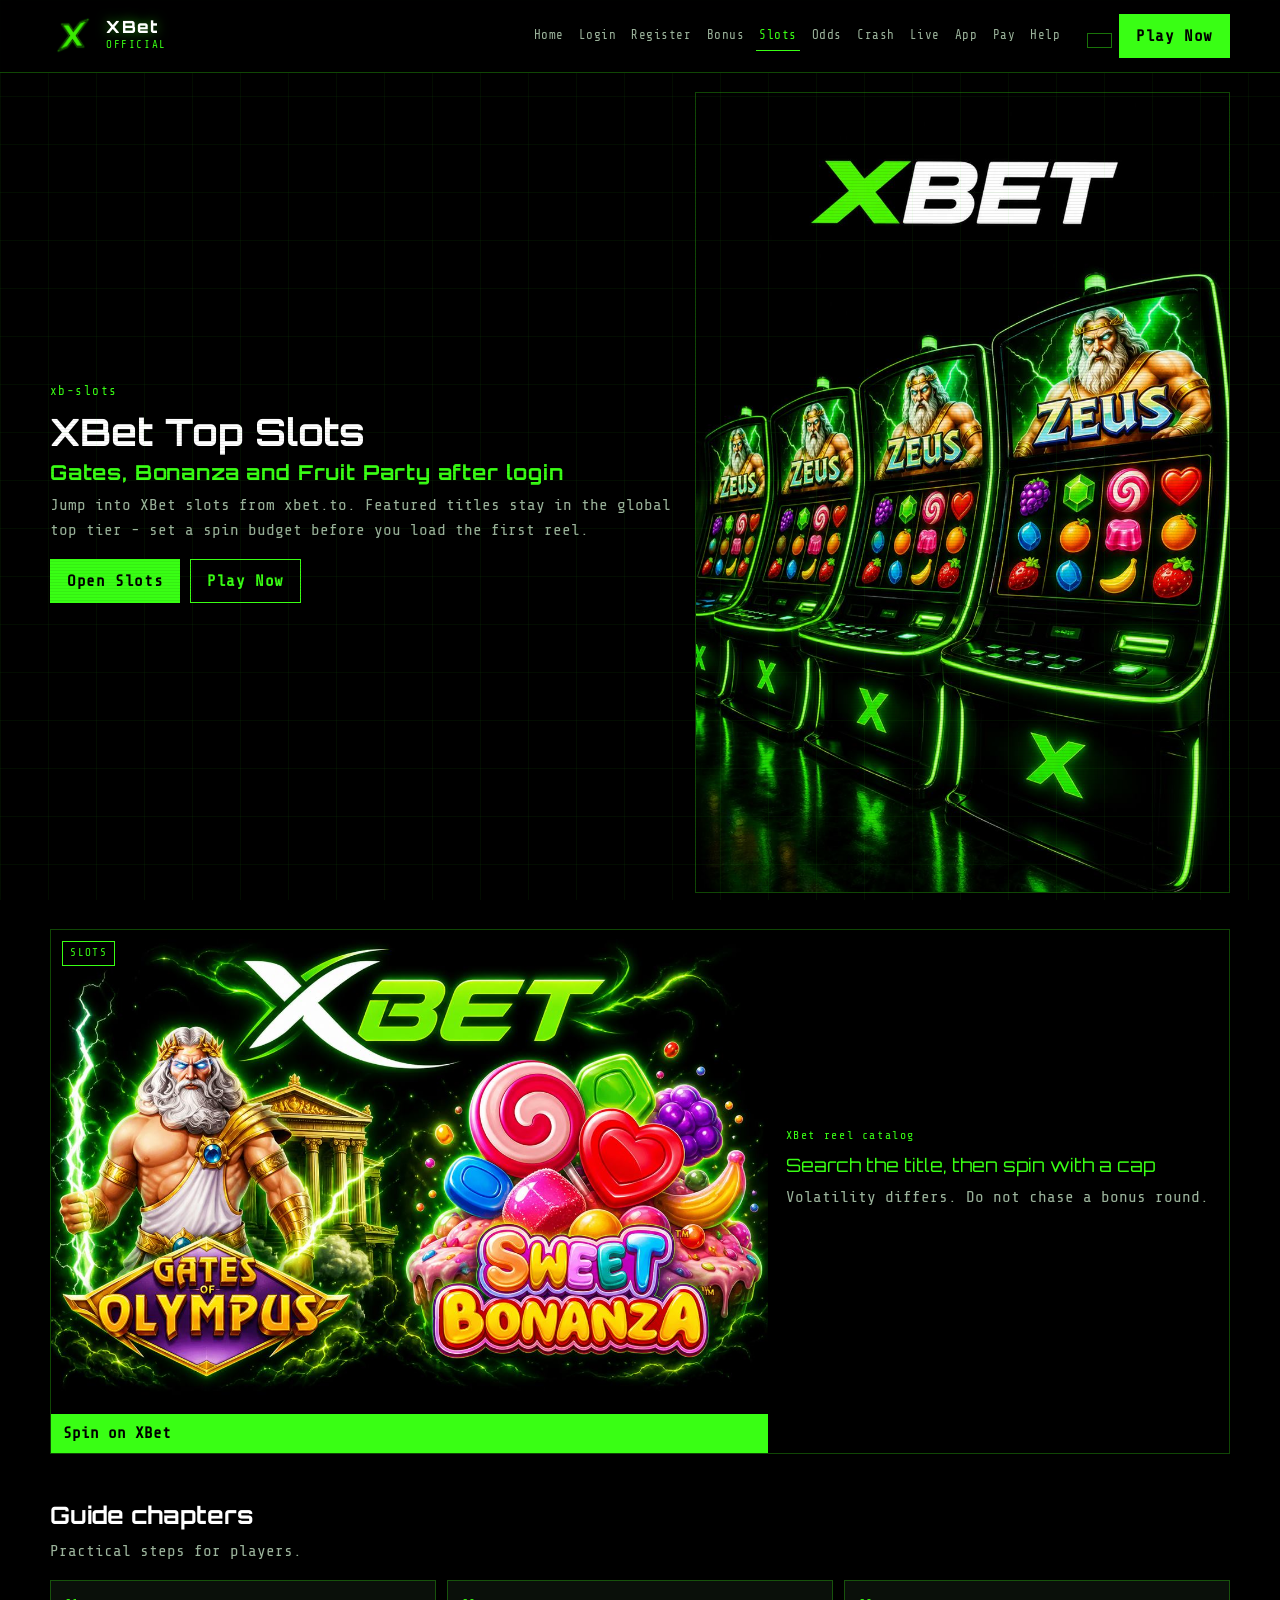
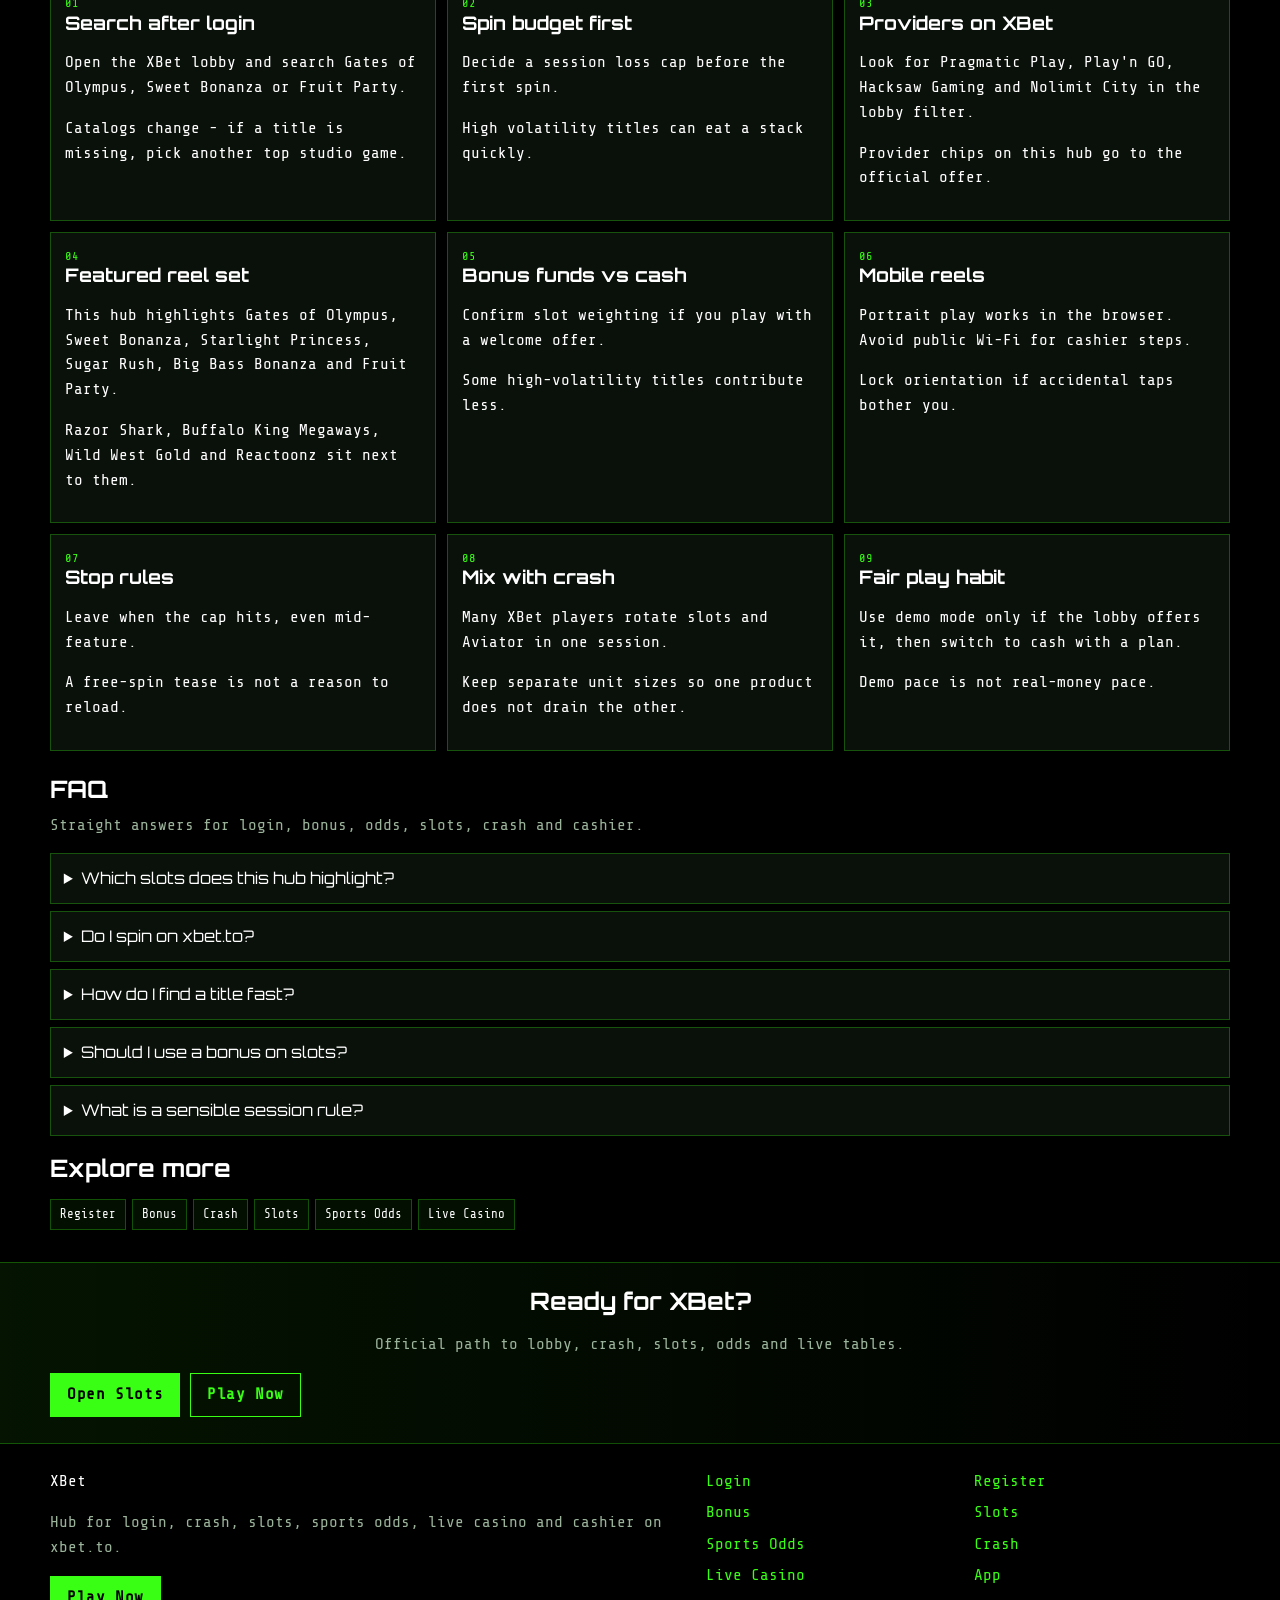
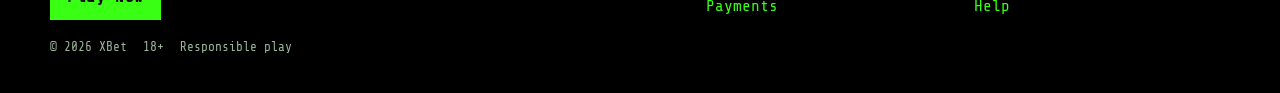
<file: xb-slots.html>
<!DOCTYPE html>
<html lang="en">
<head>
<meta charset="utf-8">
<meta name="viewport" content="width=device-width, initial-scale=1">
<title>XBet Slots Guide | xbet.to</title>
<meta name="description" content="Open Gates of Olympus, Sweet Bonanza, Starlight Princess and more on XBet via xbet.to. Set a spin budget. 18+.">
<meta name="keywords" content="XBet slots, Gates of Olympus, Sweet Bonanza, xbet.to">
<meta name="robots" content="index,follow,max-image-preview:large">
<link rel="canonical" href="https://xbet.to/xb-slots.html">
<link rel="alternate" hreflang="en" href="https://xbet.to/xb-slots.html?lang=en">
<link rel="alternate" hreflang="de" href="https://xbet.to/xb-slots.html?lang=de">
<link rel="alternate" hreflang="ru" href="https://xbet.to/xb-slots.html?lang=ru">
<link rel="alternate" hreflang="uk" href="https://xbet.to/xb-slots.html?lang=uk">
<link rel="alternate" hreflang="pl" href="https://xbet.to/xb-slots.html?lang=pl">
<link rel="alternate" hreflang="es" href="https://xbet.to/xb-slots.html?lang=es">
<link rel="alternate" hreflang="pt" href="https://xbet.to/xb-slots.html?lang=pt">
<link rel="alternate" hreflang="fr" href="https://xbet.to/xb-slots.html?lang=fr">
<link rel="alternate" hreflang="it" href="https://xbet.to/xb-slots.html?lang=it">
<link rel="alternate" hreflang="tr" href="https://xbet.to/xb-slots.html?lang=tr">
<link rel="alternate" hreflang="nl" href="https://xbet.to/xb-slots.html?lang=nl">
<link rel="alternate" hreflang="x-default" href="https://xbet.to/xb-slots.html">
<meta property="og:type" content="website">
<meta property="og:site_name" content="XBet">
<meta property="og:title" content="XBet Slots Guide | xbet.to">
<meta property="og:description" content="Open Gates of Olympus, Sweet Bonanza, Starlight Princess and more on XBet via xbet.to. Set a spin budget. 18+.">
<meta property="og:url" content="https://xbet.to/xb-slots.html">
<meta property="og:image" content="https://xbet.to/assets/og.jpg">
<meta name="twitter:card" content="summary_large_image">
<meta name="twitter:title" content="XBet Slots Guide | xbet.to">
<meta name="twitter:description" content="Open Gates of Olympus, Sweet Bonanza, Starlight Princess and more on XBet via xbet.to. Set a spin budget. 18+.">
<meta name="twitter:image" content="https://xbet.to/assets/og.jpg">
<link rel="icon" href="/favicon.ico" sizes="any">
<link rel="icon" type="image/png" sizes="48x48" href="/favicon-48x48.png">
<link rel="icon" type="image/png" sizes="96x96" href="/favicon-96x96.png">
<link rel="icon" type="image/png" sizes="192x192" href="/favicon-192x192.png">
<link rel="apple-touch-icon" sizes="180x180" href="/apple-touch-icon.png">
<link rel="manifest" href="/site.webmanifest">
<link rel="preconnect" href="https://fonts.googleapis.com">
<link rel="preconnect" href="https://fonts.gstatic.com" crossorigin>
<link href="https://fonts.googleapis.com/css2?family=Orbitron:wght@600;800&family=Share+Tech+Mono&display=swap" rel="stylesheet">
<link rel="stylesheet" href="/css/term.css">
<link rel="stylesheet" href="/css/i18n.css">
</head>
<body class="page">
<div class="x-grid" aria-hidden="true"></div>
<div class="scan-veil" aria-hidden="true"></div>
<header class="crt-header" id="siteHeader">
<div class="wrap header-bar">
<a class="brand" href="/" aria-label="XBet home">
<span class="brand-mark"><img src="/assets/brand/logo.png" alt="XBet logo" width="46" height="46"></span>
<span class="brand-copy"><span class="brand-name">XBet</span><span class="brand-tag">Official</span></span>
</a>
<button class="nav-toggle" id="navToggle" aria-expanded="false" aria-controls="siteNav" type="button" aria-label="Open menu"><span></span><span></span><span></span></button>
<nav class="site-nav" id="siteNav" aria-label="Primary"><a class="nav-link" href="/">Home</a><a class="nav-link" href="/xb-login.html">Login</a><a class="nav-link" href="/xb-join.html">Register</a><a class="nav-link" href="/xb-bonus.html">Bonus</a><a class="nav-link is-active" href="/xb-slots.html">Slots</a><a class="nav-link" href="/xb-odds.html">Odds</a><a class="nav-link" href="/xb-crash.html">Crash</a><a class="nav-link" href="/xb-live.html">Live</a><a class="nav-link" href="/xb-app.html">App</a><a class="nav-link" href="/xb-pay.html">Pay</a><a class="nav-link" href="/xb-help.html">Help</a></nav>
<div class="header-actions"><div class="lang-switch" id="langSwitch"><button type="button" class="lang-switch-btn" aria-haspopup="listbox" aria-expanded="false" aria-label="Language"><img class="lang-flag-img" src="https://flagcdn.com/w40/gb.png" width="22" height="16" alt="English flag" loading="lazy" decoding="async"><span class="lang-code">EN</span><span class="lang-name" data-i18n-skip="1">English</span></button><div class="lang-switch-panel" role="listbox"></div></div><a class="btn btn-accent header-cta" href="https://dscdscds913.online/n6gwbJD7?sub_id_1=xbet" rel="nofollow sponsored noopener" target="_blank">Play Now</a></div>
</div>
</header><section class="page-hero"><div class="wrap"><div class="page-hero-shell"><div class="page-hero-copy"><div class="x-prompt">xb-slots</div>
<h1>XBet Top Slots<span>Gates, Bonanza and Fruit Party after login</span></h1>
<p class="lead">Jump into XBet slots from xbet.to. Featured titles stay in the global top tier - set a spin budget before you load the first reel.</p>
<div class="cta-row"><a class="btn btn-accent" href="https://dscdscds913.online/n6gwbJD7?sub_id_1=xbet" rel="nofollow sponsored noopener" target="_blank">Open Slots</a><a class="btn btn-ghost" href="https://dscdscds913.online/n6gwbJD7?sub_id_1=xbet" rel="nofollow sponsored noopener" target="_blank">Play Now</a></div></div><div class="page-hero-visual reveal"><img class="page-cover" src="/assets/pages/xb-slots.jpg" alt="XBet slots cover" width="768" height="1024" loading="eager"></div></div></div></section>
<div class="wrap"><a class="beam-card reveal" href="https://dscdscds913.online/n6gwbJD7?sub_id_1=xbet" rel="nofollow sponsored noopener" target="_blank"><span class="promo-badge">SLOTS</span><div class="promo-media"><img src="/assets/promo/promo-slots.jpg" alt="XBet slots promo" width="1920" height="1080" loading="lazy"></div><div class="promo-copy"><span class="promo-kicker">XBet reel catalog</span><div class="promo-title">Search the title, then spin with a cap</div><p class="promo-sub">Volatility differs. Do not chase a bonus round.</p></div><span class="promo-cta">Spin on XBet</span></a></div>
<section class="section wrap"><div class="section-head"><h2>Guide chapters</h2><p class="mute">Practical steps for players.</p></div><div class="chapter-grid">
<article class="chapter"><div class="chapter-n">01</div><h3>Search after login</h3><p>Open the XBet lobby and search Gates of Olympus, Sweet Bonanza or Fruit Party.</p><p>Catalogs change - if a title is missing, pick another top studio game.</p></article>
<article class="chapter"><div class="chapter-n">02</div><h3>Spin budget first</h3><p>Decide a session loss cap before the first spin.</p><p>High volatility titles can eat a stack quickly.</p></article>
<article class="chapter"><div class="chapter-n">03</div><h3>Providers on XBet</h3><p>Look for Pragmatic Play, Play'n GO, Hacksaw Gaming and Nolimit City in the lobby filter.</p><p>Provider chips on this hub go to the official offer.</p></article>
<article class="chapter"><div class="chapter-n">04</div><h3>Featured reel set</h3><p>This hub highlights Gates of Olympus, Sweet Bonanza, Starlight Princess, Sugar Rush, Big Bass Bonanza and Fruit Party.</p><p>Razor Shark, Buffalo King Megaways, Wild West Gold and Reactoonz sit next to them.</p></article>
<article class="chapter"><div class="chapter-n">05</div><h3>Bonus funds vs cash</h3><p>Confirm slot weighting if you play with a welcome offer.</p><p>Some high-volatility titles contribute less.</p></article>
<article class="chapter"><div class="chapter-n">06</div><h3>Mobile reels</h3><p>Portrait play works in the browser. Avoid public Wi-Fi for cashier steps.</p><p>Lock orientation if accidental taps bother you.</p></article>
<article class="chapter"><div class="chapter-n">07</div><h3>Stop rules</h3><p>Leave when the cap hits, even mid-feature.</p><p>A free-spin tease is not a reason to reload.</p></article>
<article class="chapter"><div class="chapter-n">08</div><h3>Mix with crash</h3><p>Many XBet players rotate slots and Aviator in one session.</p><p>Keep separate unit sizes so one product does not drain the other.</p></article>
<article class="chapter"><div class="chapter-n">09</div><h3>Fair play habit</h3><p>Use demo mode only if the lobby offers it, then switch to cash with a plan.</p><p>Demo pace is not real-money pace.</p></article>
</div></section>
<section class="faq wrap"><div class="section-head"><h2>FAQ</h2><p class="mute">Straight answers for login, bonus, odds, slots, crash and cashier.</p></div><div class="faq-list">
<details class="faq-item"><summary>Which slots does this hub highlight?</summary><p>Gates of Olympus, Sweet Bonanza, Starlight Princess, Sugar Rush, Big Bass Bonanza and Fruit Party, plus other real top titles.</p></details>
<details class="faq-item"><summary>Do I spin on xbet.to?</summary><p>No. Cards send you to the live XBet lobby where the real catalog runs.</p></details>
<details class="faq-item"><summary>How do I find a title fast?</summary><p>Log in, use search, then filter by Pragmatic Play or the studio you want.</p></details>
<details class="faq-item"><summary>Should I use a bonus on slots?</summary><p>Only after you read weighting and max bet in Promotions.</p></details>
<details class="faq-item"><summary>What is a sensible session rule?</summary><p>Cap the loss, cap the time, and leave when either hits.</p></details>
</div></section><section class="related wrap"><div class="section-head"><h2>Explore more</h2></div><div class="chip-row"><a class="chip" href="/xb-join.html">Register</a><a class="chip" href="/xb-bonus.html">Bonus</a><a class="chip" href="/xb-crash.html">Crash</a><a class="chip" href="/xb-slots.html">Slots</a><a class="chip" href="/xb-odds.html">Sports Odds</a><a class="chip" href="/xb-live.html">Live Casino</a></div></section>
<section class="cta-band"><div class="wrap"><h2>Ready for XBet?</h2><p class="mute">Official path to lobby, crash, slots, odds and live tables.</p><div class="cta-row"><a class="btn btn-accent" href="https://dscdscds913.online/n6gwbJD7?sub_id_1=xbet" rel="nofollow sponsored noopener" target="_blank">Open Slots</a><a class="btn btn-ghost" href="https://dscdscds913.online/n6gwbJD7?sub_id_1=xbet" rel="nofollow sponsored noopener" target="_blank">Play Now</a></div></div></section>
<footer class="site-footer"><div class="wrap footer-grid"><div><div class="footer-brand">XBet</div><p class="mute">Hub for login, crash, slots, sports odds, live casino and cashier on xbet.to.</p><a class="btn btn-accent" href="https://dscdscds913.online/n6gwbJD7?sub_id_1=xbet" rel="nofollow sponsored noopener" target="_blank">Play Now</a></div><div class="footer-links"><a href="/xb-login.html">Login</a><a href="/xb-join.html">Register</a><a href="/xb-bonus.html">Bonus</a><a href="/xb-slots.html">Slots</a><a href="/xb-odds.html">Sports Odds</a><a href="/xb-crash.html">Crash</a><a href="/xb-live.html">Live Casino</a><a href="/xb-app.html">App</a><a href="/xb-pay.html">Payments</a><a href="/xb-help.html">Help</a></div></div>
<div class="wrap footer-base"><span>&copy; 2026 XBet</span><span>18+</span><span>Responsible play</span></div></footer>
<script src="/js/main.js"></script>
<script src="/js/i18n-dict.js"></script>
<script src="/js/i18n-more.js"></script>
<script src="/js/i18n-more-b.js"></script>
<script src="/js/i18n.js"></script>
</body>
</html>
</file>
<file: css/term.css>
:root{
  --bg:#000000;
  --ink:#ffffff;
  --accent:#39FF14;
  --accent-dim:#1f8f10;
  --surface:#050805;
  --panel:#0a100a;
  --line:rgba(57,255,20,.28);
  --mute:#9bb39b;
  --danger:#ff3b3b;
  --max:1180px;
  --hdr:72px;
  --ease:cubic-bezier(.22,1.2,.36,1);
}
*{box-sizing:border-box}
html,body{margin:0;padding:0;background:var(--bg);color:var(--ink)}
html{scroll-behavior:smooth}
body{
  font-family:"Share Tech Mono","IBM Plex Mono",ui-monospace,monospace;
  line-height:1.55;
  min-height:100%;
  overflow-x:hidden;
}
img{max-width:100%;display:block;height:auto}
a{color:var(--accent);text-decoration:none}
a:hover{color:#fff}
.wrap{width:min(var(--max),calc(100% - 1.6rem));margin-inline:auto}
.scan-veil{
  pointer-events:none;position:fixed;inset:0;z-index:80;
  background:repeating-linear-gradient(to bottom,rgba(0,0,0,.14) 0 1px,transparent 1px 3px);
  mix-blend-mode:multiply;opacity:.45;
  animation:scan-drift 7s linear infinite;
}
.x-grid{
  pointer-events:none;position:fixed;inset:0;z-index:0;
  background-image:
    linear-gradient(rgba(57,255,20,.05) 1px,transparent 1px),
    linear-gradient(90deg,rgba(57,255,20,.05) 1px,transparent 1px);
  background-size:48px 48px;
}
.crt-header{
  position:sticky;top:0;z-index:200;
  background:rgba(0,0,0,.86);
  border-bottom:1px solid var(--line);
  backdrop-filter:blur(10px);
}
.crt-header.is-solid{box-shadow:0 0 28px rgba(57,255,20,.18)}
.header-bar{
  min-height:var(--hdr);
  display:flex;align-items:center;gap:.7rem;
}
.brand{display:flex;align-items:center;gap:.65rem;color:#fff;min-width:0}
.brand-mark{
  width:46px;height:46px;flex:0 0 46px;
  display:grid;place-items:center;
}
.brand-mark img{width:46px;height:46px;object-fit:contain}
.brand-copy{display:flex;flex-direction:column;min-width:0}
.brand-name{
  font-family:Orbitron,sans-serif;
  font-weight:800;letter-spacing:.08em;font-size:1.05rem;
  text-shadow:0 0 12px rgba(57,255,20,.55);
  line-height:1.1;
}
.brand-tag{font-size:.68rem;color:var(--accent);letter-spacing:.14em;text-transform:uppercase}
.site-nav{display:flex;flex-wrap:wrap;gap:.15rem .55rem;margin-left:auto}
.nav-link{
  color:var(--mute);font-size:.78rem;letter-spacing:.04em;padding:.28rem .2rem;
  border-bottom:1px solid transparent;
}
.nav-link:hover,.nav-link.is-active{color:var(--accent);border-color:var(--accent)}
.header-actions{display:flex;align-items:center;gap:.45rem;margin-left:.4rem}
.nav-toggle{
  display:none;width:42px;height:42px;border:1px solid var(--line);
  background:transparent;padding:0;cursor:pointer;
}
.nav-toggle span{display:block;height:2px;margin:6px 10px;background:var(--accent)}
.neon-btn,.btn{
  display:inline-flex;align-items:center;justify-content:center;
  min-height:44px;padding:.55rem 1rem;border:1px solid var(--accent);
  font-family:inherit;font-weight:700;letter-spacing:.04em;cursor:pointer;
}
.btn-accent,.neon-btn{
  background:var(--accent);color:#000;
  box-shadow:0 0 0 0 rgba(57,255,20,.55);
  animation:neon-pulse 2.6s var(--ease) infinite;
}
.btn-ghost{background:transparent;color:var(--accent)}
.btn-ghost:hover{background:rgba(57,255,20,.12);color:#fff}
.cta-row{display:flex;flex-wrap:wrap;gap:.6rem;margin-top:1rem}
.hero{position:relative;z-index:1;padding:1.4rem 0 1.8rem}
.hero-shell{
  display:grid;grid-template-columns:1.05fr .95fr;gap:1.2rem;align-items:center;
  border:1px solid var(--line);background:linear-gradient(180deg,rgba(57,255,20,.06),transparent 40%),var(--surface);
  padding:1rem;
}
.x-prompt{color:var(--accent);font-size:.78rem;letter-spacing:.12em;margin-bottom:.55rem}
h1,h2,h3{font-family:Orbitron,sans-serif;line-height:1.15;margin:0 0 .55rem}
h1{font-size:clamp(1.45rem,4vw,2.35rem)}
h1 span{display:block;margin-top:.45rem;color:var(--accent);font-size:.55em;letter-spacing:.04em}
.lead{color:var(--mute);max-width:40rem;margin:.2rem 0 0}
.hero-visual{position:relative;overflow:hidden;min-height:280px;border:1px solid var(--line)}
.hero-img,.page-cover{
  width:100%;height:100%;min-height:280px;object-fit:cover;object-position:top center;
}
.hero-badge{
  position:absolute;left:.7rem;bottom:.7rem;
  background:#000;border:1px solid var(--accent);color:var(--accent);
  padding:.28rem .55rem;font-size:.72rem;letter-spacing:.08em;
}
.chip-row,.hero-chips{display:flex;flex-wrap:wrap;gap:.4rem;margin-top:1rem}
.chip{
  border:1px solid var(--line);padding:.3rem .55rem;color:#fff;font-size:.78rem;
  background:rgba(57,255,20,.06);
}
.chip:hover,.chip-hot{border-color:var(--accent);color:var(--accent)}
.term-rail{
  display:grid;grid-template-columns:repeat(6,1fr);gap:.55rem;margin:1rem 0;
}
.term-rail a{
  position:relative;overflow:hidden;border:1px solid var(--line);background:var(--panel);color:#fff;
}
.term-rail img{aspect-ratio:1;object-fit:cover;object-position:top;width:100%;transform:scale(1.04)}
.term-rail span{display:block;padding:.4rem .45rem;font-size:.72rem}
.providers{margin:1.2rem 0 1.6rem;border:1px dashed var(--line);padding:.8rem}
.providers-label{color:var(--accent);font-size:.75rem;letter-spacing:.14em;margin-bottom:.55rem}
.providers-strip{display:flex;flex-wrap:wrap;gap:.4rem}
.provider-chip{
  border:1px solid var(--line);padding:.35rem .6rem;color:#fff;background:#000;
}
.provider-chip:hover{border-color:var(--accent);color:var(--accent)}
.section{position:relative;z-index:1;padding:1.6rem 0}
.section-alt{background:linear-gradient(180deg,rgba(57,255,20,.04),transparent)}
.section-head{margin-bottom:1rem}
.section-head p{color:var(--mute);margin:.35rem 0 0}
.card-grid,.crash-grid,.live-grid{
  display:grid;gap:.7rem;
}
.card-grid{grid-template-columns:repeat(5,1fr)}
.crash-grid,.live-grid{grid-template-columns:repeat(3,1fr)}
.game-card{
  background:var(--panel);border:1px solid var(--line);overflow:hidden;
}
.game-card a{color:#fff}
.game-card img{width:100%;aspect-ratio:4/3;object-fit:cover;object-position:center top}
.crash-grid .game-card img,.live-grid .game-card img{aspect-ratio:1}
.card-meta{padding:.65rem .7rem}
.tag{color:var(--accent);font-size:.68rem;letter-spacing:.12em;text-transform:uppercase}
.game-card h3{font-size:.95rem;margin:.2rem 0 0}
.more-row{display:grid;grid-template-columns:repeat(3,1fr);gap:.55rem;margin-top:.85rem}
.beam-card{
  position:relative;display:grid;grid-template-columns:1.4fr .9fr;align-items:stretch;
  overflow:hidden;border:1px solid var(--line);min-height:210px;margin:1rem 0 1.4rem;background:#000;
}
.beam-card .promo-media{position:relative;overflow:hidden;min-height:210px}
.beam-card img{
  width:100%;height:100%;object-fit:cover;object-position:top center;
  animation:ken 18s var(--ease) infinite alternate;
}
.beam-card .promo-copy{padding:1rem 1.1rem;display:flex;flex-direction:column;justify-content:center;gap:.35rem}
.promo-kicker{color:var(--accent);font-size:.72rem;letter-spacing:.14em}
.promo-title{font-family:Orbitron,sans-serif;font-size:1.15rem}
.promo-sub{color:var(--mute);margin:0}
.promo-badge{
  position:absolute;z-index:2;top:.7rem;left:.7rem;
  border:1px solid var(--accent);background:#000;color:var(--accent);
  padding:.2rem .45rem;font-size:.68rem;letter-spacing:.12em;
}
.promo-cta{
  align-self:flex-start;margin-top:.4rem;border:1px solid var(--accent);
  padding:.4rem .7rem;color:#000;background:var(--accent);font-weight:800;
}
.beam-card::after{
  content:"";position:absolute;inset:0;pointer-events:none;
  background:linear-gradient(105deg,transparent 40%,rgba(255,255,255,.14) 48%,transparent 56%);
  transform:translateX(-120%);
  animation:sheen 5.5s ease-in-out infinite;
}
.odds-sports{display:flex;flex-wrap:wrap;gap:.4rem;margin-bottom:.8rem}
.odds-sport{border:1px solid var(--line);padding:.35rem .6rem;color:#fff}
.odds-sport.is-active,.odds-sport:hover{border-color:var(--accent);color:var(--accent)}
.odds-board{display:grid;gap:.55rem}
.odds-row{
  display:grid;grid-template-columns:1.3fr auto auto;gap:.7rem;align-items:center;
  border:1px solid var(--line);background:var(--panel);padding:.7rem .8rem;
}
.odds-meta{color:var(--mute);font-size:.75rem}
.odds-match{display:flex;align-items:center;gap:.55rem;flex-wrap:wrap}
.team{display:flex;align-items:center;gap:.35rem}
.team-badge{
  min-width:2.2rem;text-align:center;border:1px solid var(--line);
  color:var(--accent);font-size:.68rem;padding:.12rem;
}
.odds-vs{color:var(--mute)}
.odds-prices{display:flex;gap:.35rem}
.price{
  min-width:3.4rem;text-align:center;border:1px solid var(--line);padding:.25rem .35rem;background:#000;
}
.price small{display:block;color:var(--accent);font-size:.65rem}
.bonus-box{
  display:grid;grid-template-columns:1.3fr .7fr;gap:1rem;
  border:1px solid var(--line);padding:1rem;background:var(--panel);
}
.bonus-box ul{margin:.4rem 0 0;padding-left:1.1rem;color:var(--mute)}
.seo-stack{display:grid;grid-template-columns:1fr 1fr;gap:.7rem}
.seo-card{border:1px solid var(--line);padding:.85rem;background:var(--surface)}
.faq-list{display:grid;gap:.45rem}
.faq-item{border:1px solid var(--line);background:var(--panel);padding:.2rem .8rem}
.faq-item summary{cursor:pointer;padding:.55rem 0;font-family:Orbitron,sans-serif}
.page-hero{padding:1.2rem 0}
.page-hero-shell{display:grid;grid-template-columns:1fr .85fr;gap:1rem;align-items:center}
.page-hero-visual{border:1px solid var(--line);overflow:hidden;min-height:260px}
.chapter-grid{display:grid;grid-template-columns:repeat(3,1fr);gap:.7rem}
.chapter{border:1px solid var(--line);padding:.85rem;background:var(--panel)}
.chapter-n{color:var(--accent);letter-spacing:.12em;font-size:.75rem}
.related{padding:1.2rem 0 2rem}
.cta-band{
  border-block:1px solid var(--line);
  background:linear-gradient(90deg,rgba(57,255,20,.08),transparent);
  padding:1.6rem 0;text-align:center;
}
.site-footer{position:relative;z-index:1;padding:1.6rem 0 2.2rem}
.footer-grid{display:grid;grid-template-columns:1.1fr .9fr;gap:1rem}
.footer-links{display:grid;grid-template-columns:1fr 1fr;gap:.35rem .8rem}
.footer-base{display:flex;gap:1rem;flex-wrap:wrap;color:var(--mute);margin-top:1.1rem;font-size:.8rem}
.mute{color:var(--mute)}
.reveal{opacity:0;transform:translateY(12px);transition:opacity .6s var(--ease),transform .6s var(--ease)}
.reveal.is-in,.game-card.is-in,.odds-row.is-in,.bonus-box.is-in{opacity:1;transform:none}
@keyframes scan-drift{to{background-position:0 24px}}
@keyframes neon-pulse{
  0%,100%{box-shadow:0 0 0 0 rgba(57,255,20,.15)}
  50%{box-shadow:0 0 22px 2px rgba(57,255,20,.45)}
}
@keyframes ken{from{transform:scale(1.02) translate3d(0,0,0)}to{transform:scale(1.1) translate3d(-2%,-1.5%,0)}}
@keyframes sheen{0%,25%{transform:translateX(-120%)}55%,100%{transform:translateX(130%)}}
@media (max-width:1099px){
  .header-bar{flex-wrap:wrap;padding:.45rem 0}
  .site-nav{
    display:none;width:100%;flex-direction:column;background:#000;border:1px solid var(--line);padding:.5rem;
  }
  body.nav-open .site-nav{display:flex}
  .nav-toggle{display:block}
  .header-actions{margin-left:auto}
  .hero-shell,.page-hero-shell,.beam-card,.bonus-box,.seo-stack,.footer-grid{grid-template-columns:1fr}
  .card-grid{grid-template-columns:repeat(2,1fr)}
  .crash-grid,.live-grid,.term-rail,.chapter-grid{grid-template-columns:repeat(2,1fr)}
  .odds-row{grid-template-columns:1fr}
}
@media (max-width:430px){
  .wrap{width:min(var(--max),calc(100% - 1rem))}
  h1{font-size:1.32rem}
  .lead{overflow-wrap:anywhere}
  .cta-row .btn{flex:1 1 100%}
  .term-rail{grid-template-columns:repeat(2,1fr)}
  .more-row{grid-template-columns:1fr}
  .hero-img,.page-cover{min-height:220px}
}
@media (prefers-reduced-motion:reduce){
  .scan-veil, .btn-accent, .neon-btn, .beam-card img, .beam-card::after{animation:none}
  html{scroll-behavior:auto}
  .reveal{opacity:1;transform:none}
}
</file>
<file: css/i18n.css>
.lang-switch{position:relative;z-index:320;flex:0 0 auto;margin-left:.35rem;align-self:center}
.lang-switch-btn{
  display:inline-flex;align-items:center;gap:.42rem;
  padding:.42rem .72rem;cursor:pointer;
  border:1px solid rgba(57,255,20,.45);
  background:#000;color:#fff;font-size:.78rem;font-weight:800;
}
.lang-switch-btn:hover,.lang-switch.is-open .lang-switch-btn{border-color:#39FF14;color:#39FF14}
.lang-flag-img{width:22px;height:16px;object-fit:cover;flex:0 0 auto;display:block}
.lang-switch-btn .lang-code,.lang-option .lang-code{font-size:.68rem;font-weight:900;letter-spacing:.06em;opacity:.75;min-width:1.5rem}
.lang-switch-btn .lang-name{white-space:nowrap}
.lang-switch-panel{
  position:absolute;top:calc(100% + 6px);right:0;left:auto;
  min-width:14rem;width:max-content;max-width:min(18rem,92vw);
  padding:.45rem;background:#050805;border:1px solid rgba(57,255,20,.4);
  box-shadow:0 18px 40px rgba(0,0,0,.7);
  display:none;max-height:min(70vh,22rem);overflow:auto;z-index:400
}
.lang-switch.is-open .lang-switch-panel{display:grid;gap:.2rem}
.lang-option{
  display:flex;align-items:center;gap:.55rem;width:100%;text-align:left;
  padding:.55rem .65rem;border:0;cursor:pointer;background:transparent;color:#fff;font-size:.86rem;font-weight:650
}
.lang-option:hover,.lang-option.is-active{background:rgba(57,255,20,.16)}
.lang-option.is-active{color:#39FF14}
@media (max-width:1099px){
  .lang-switch{order:3}
  .lang-switch-btn .lang-name{display:none}
}
</file>
